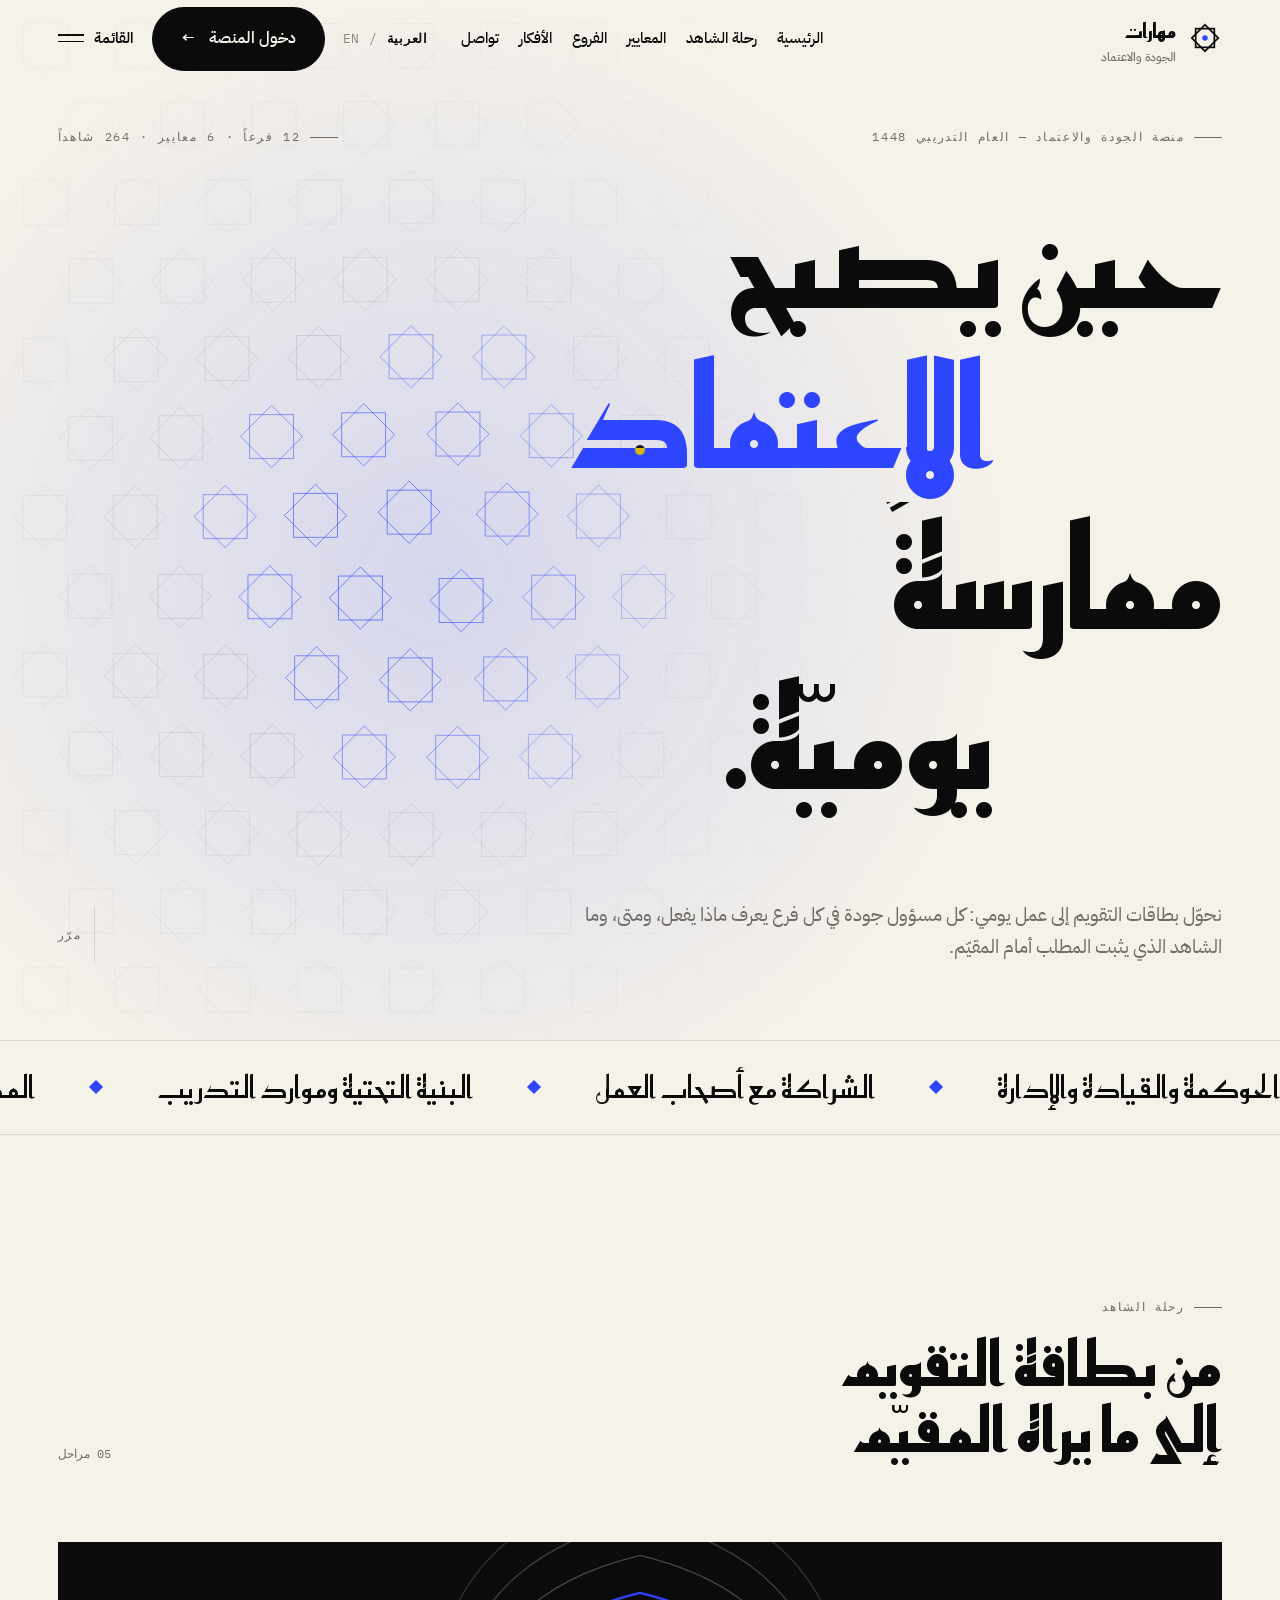
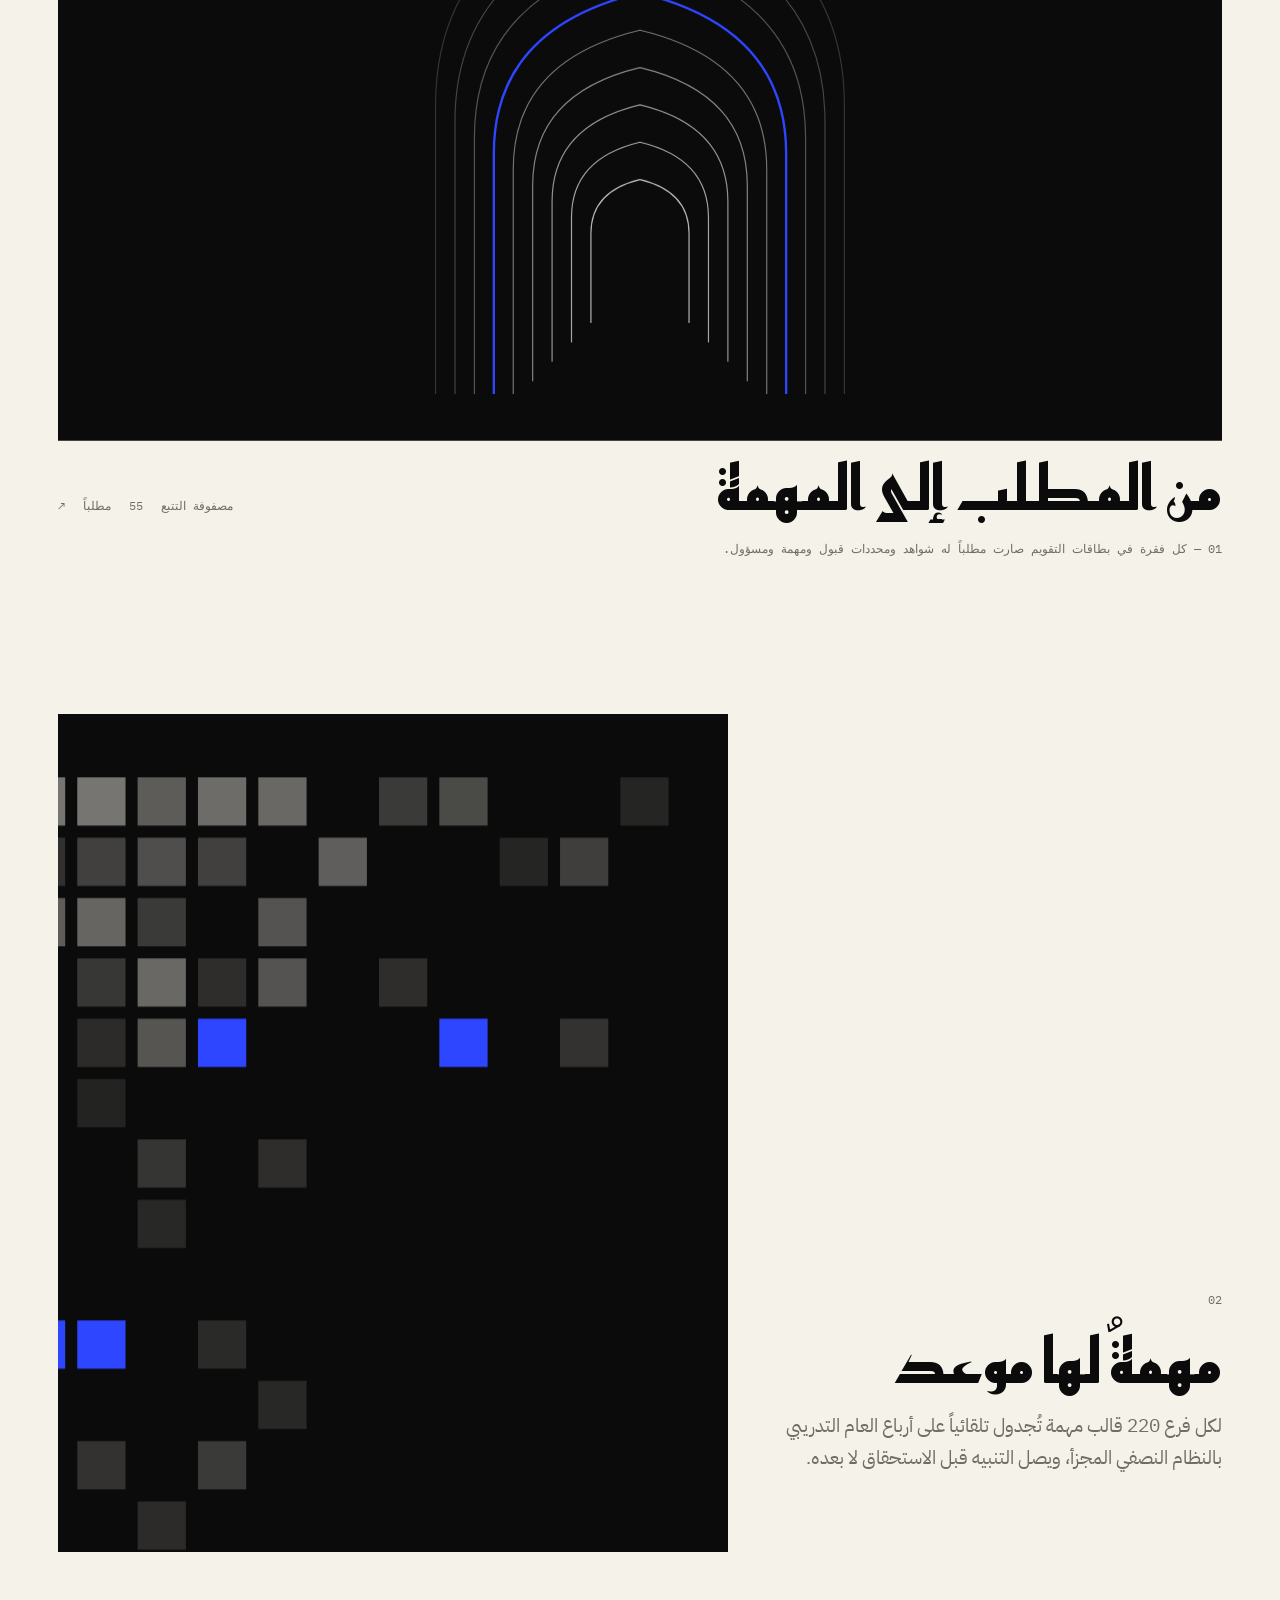
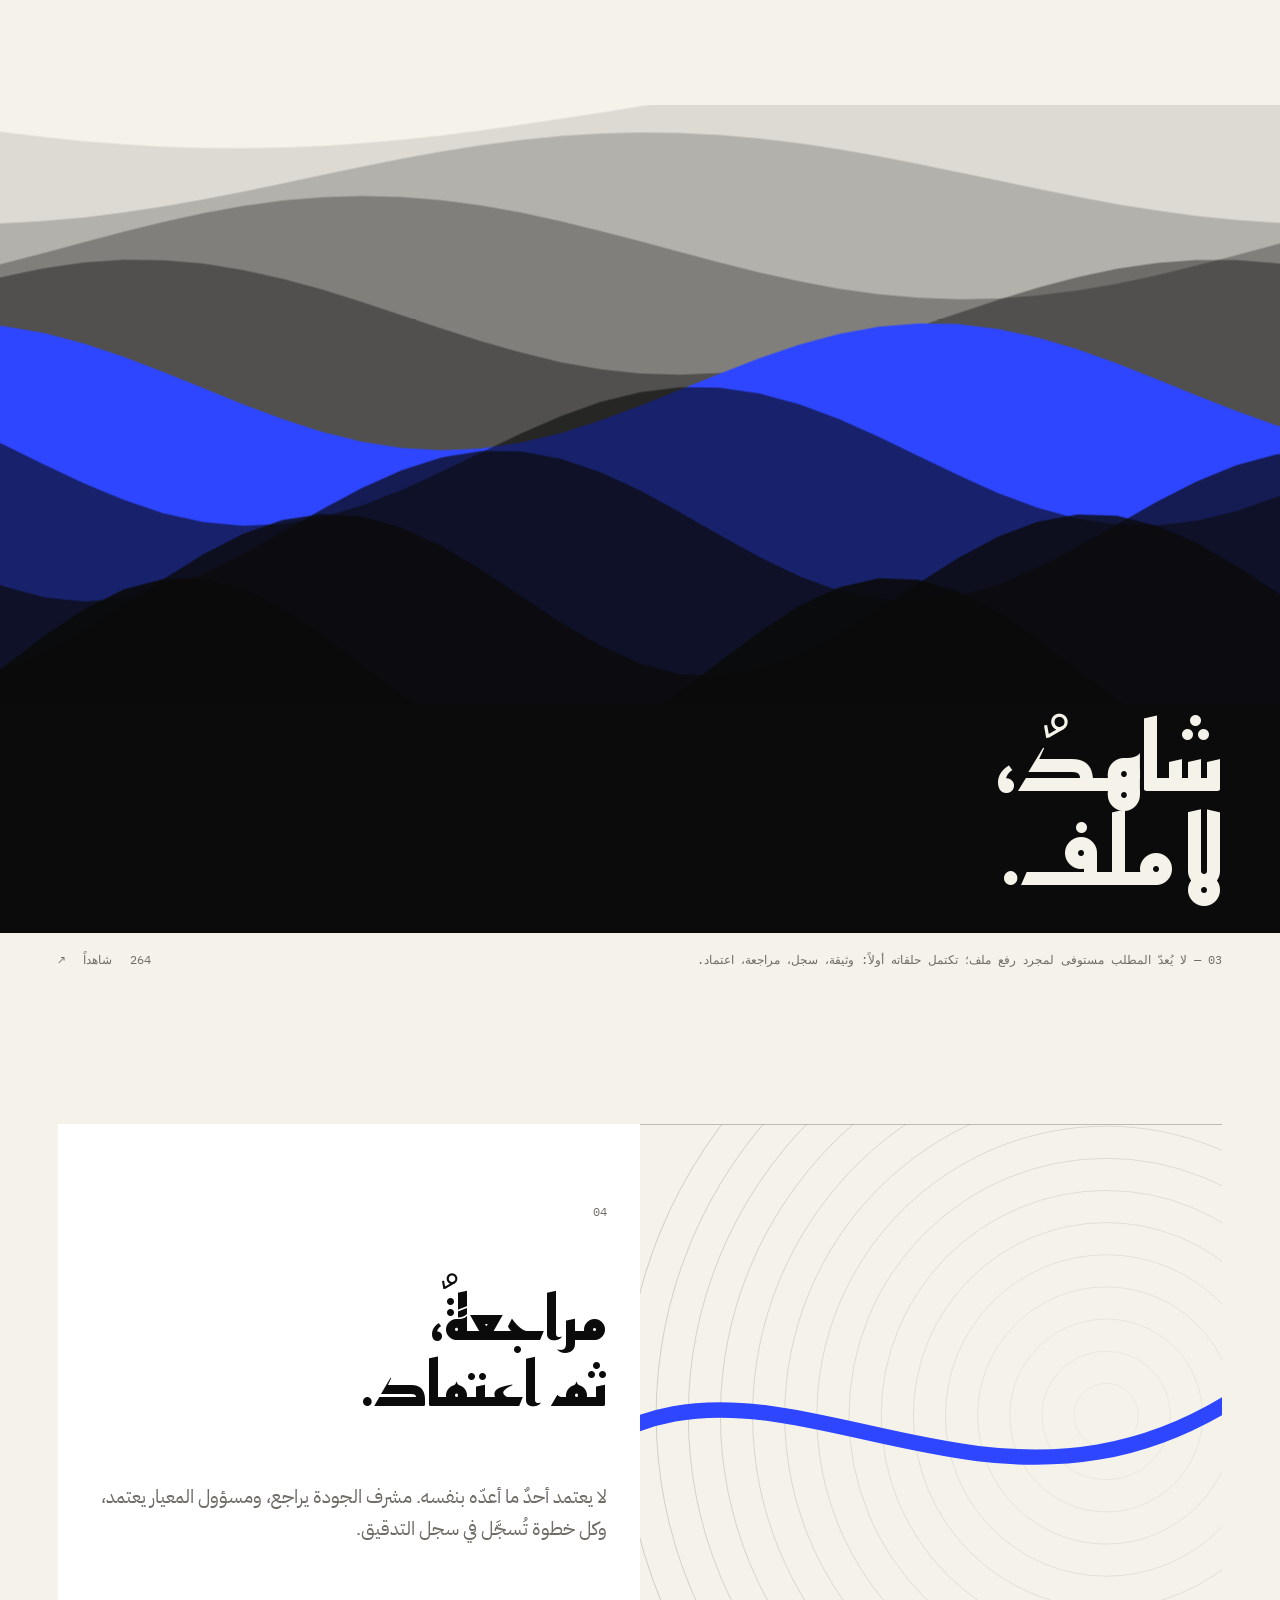
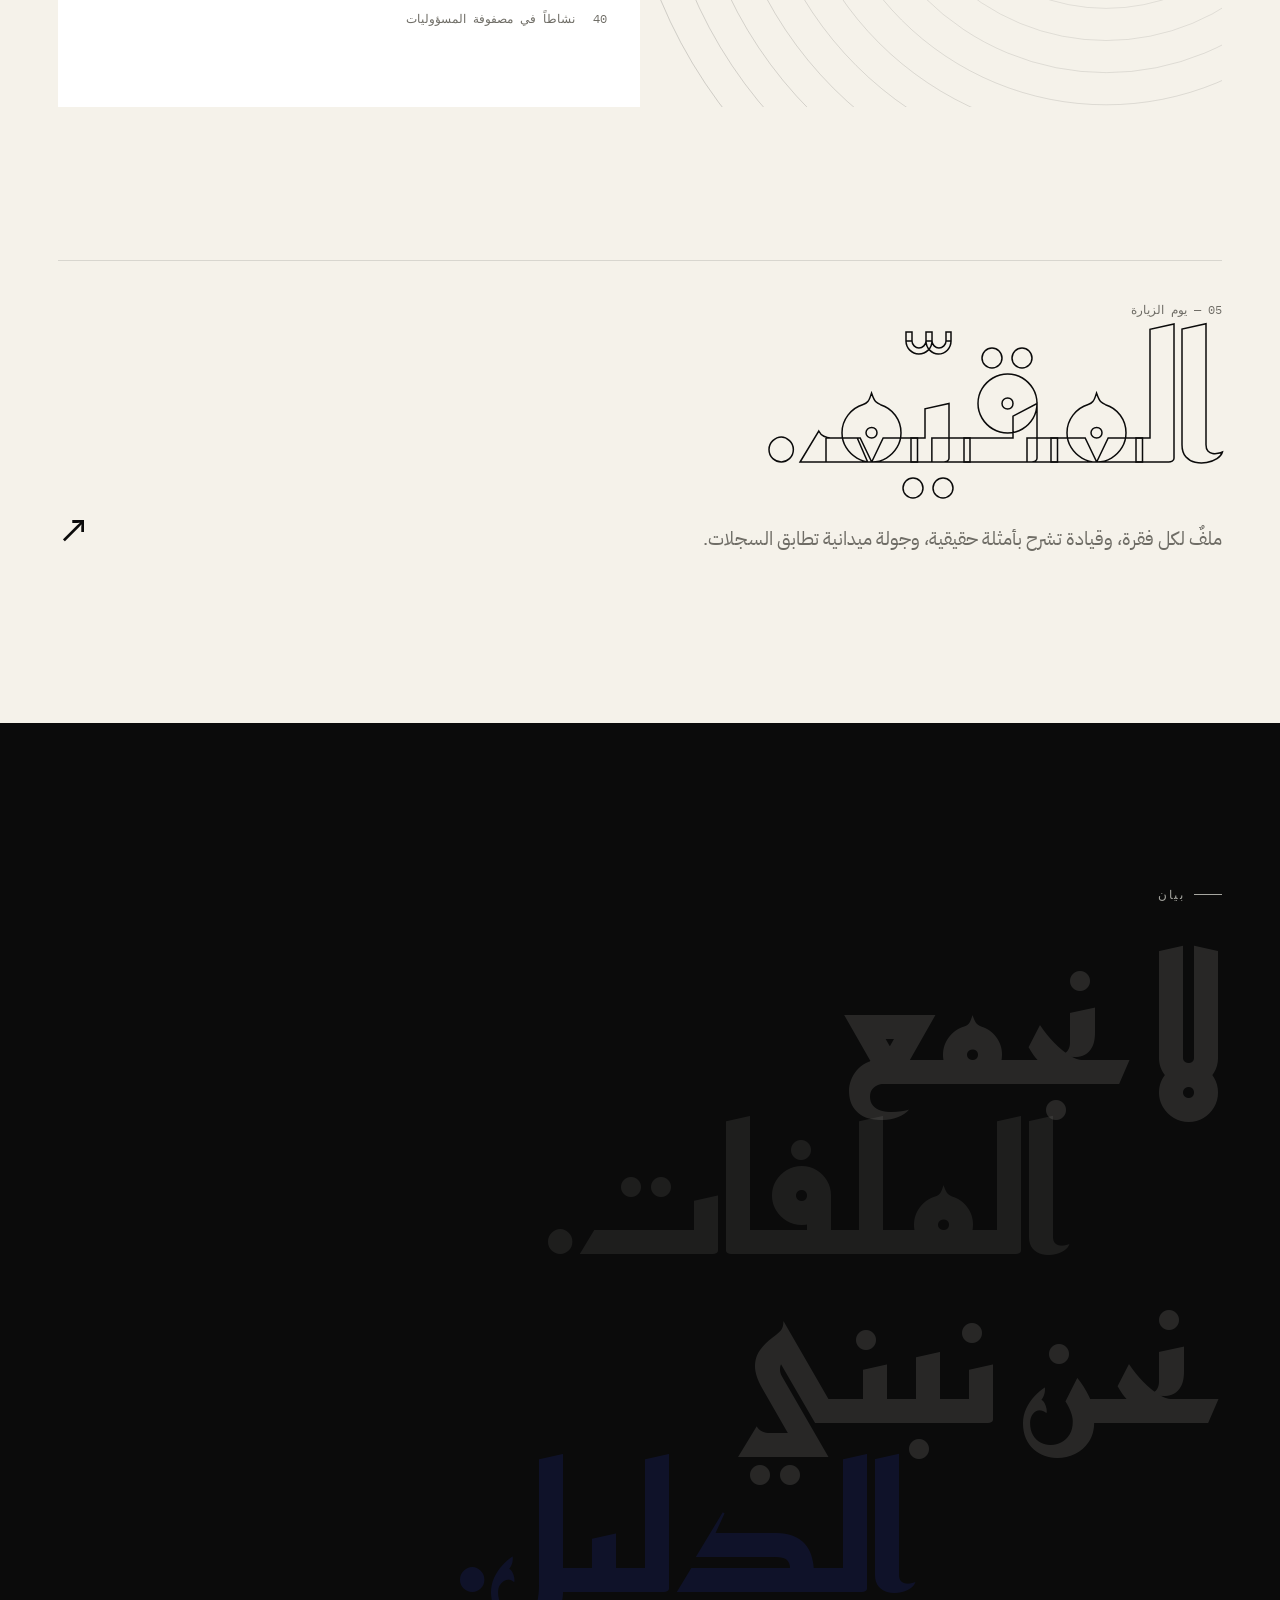
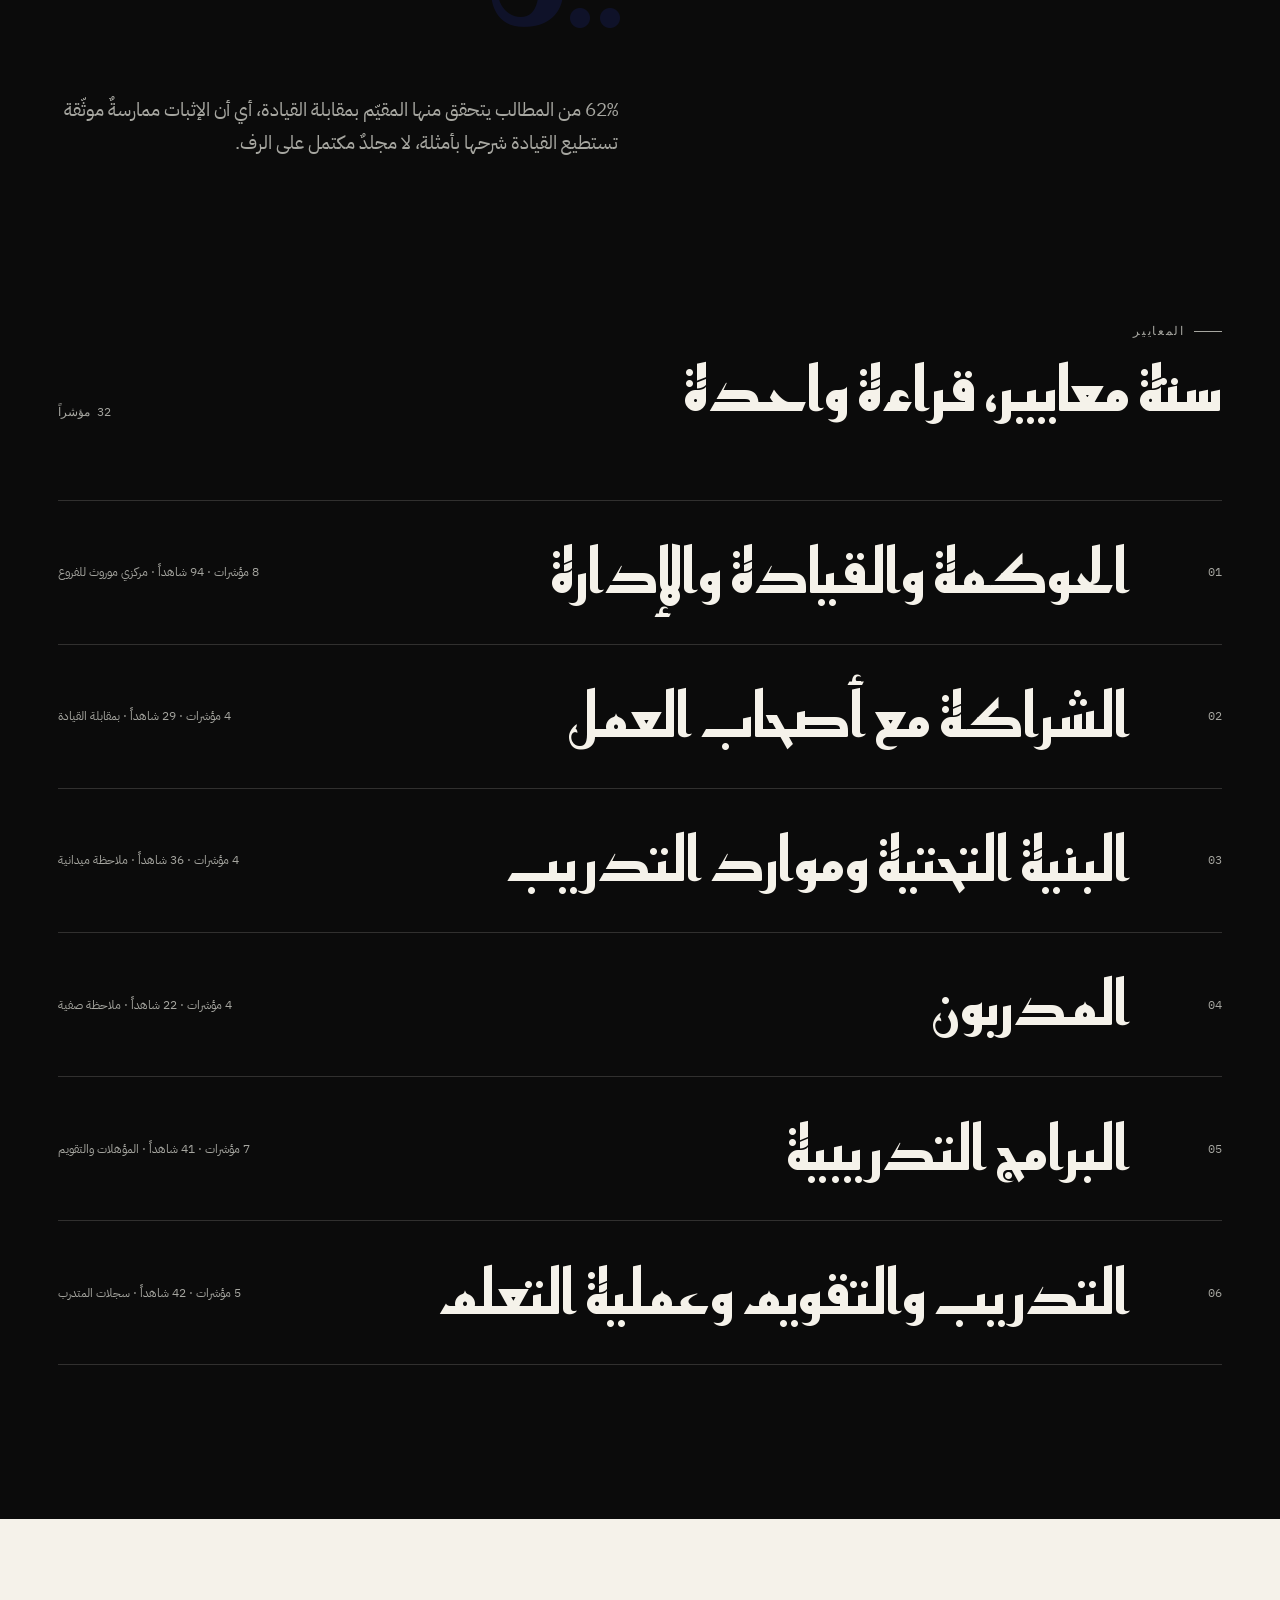
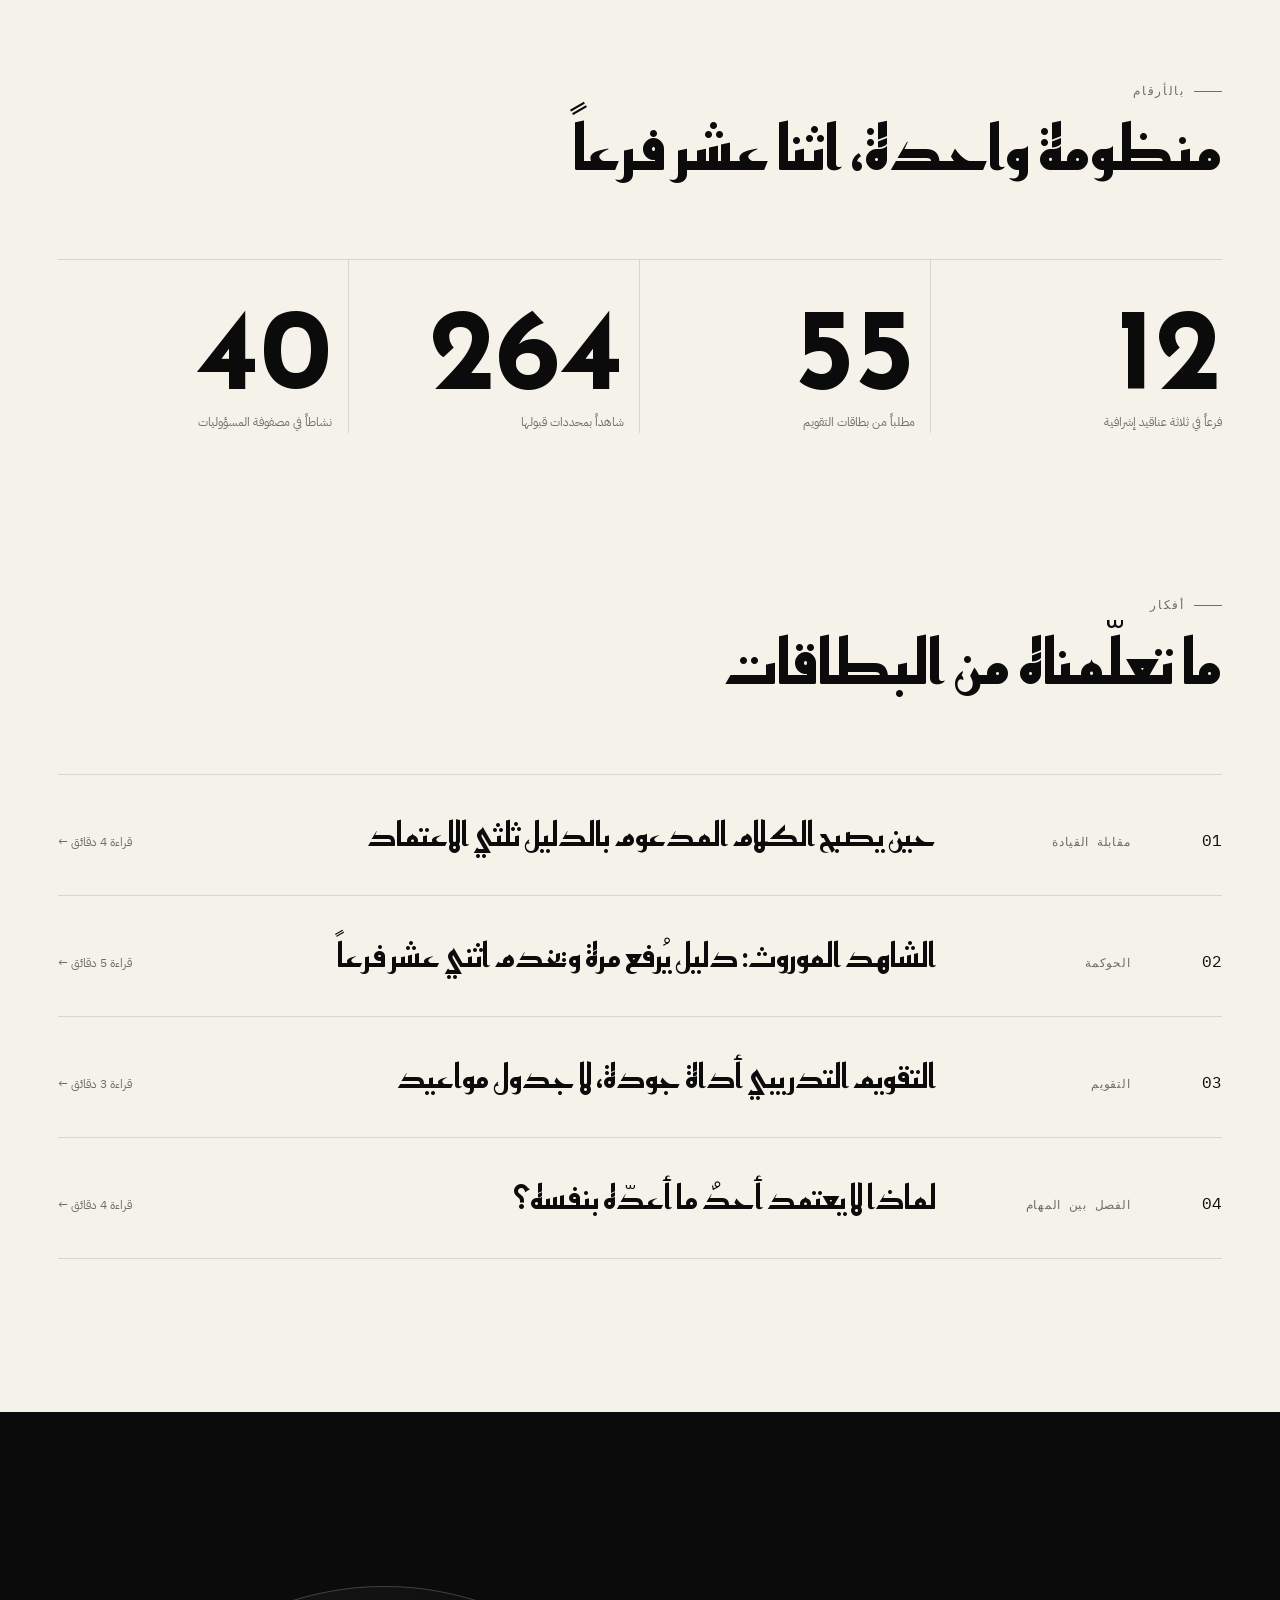
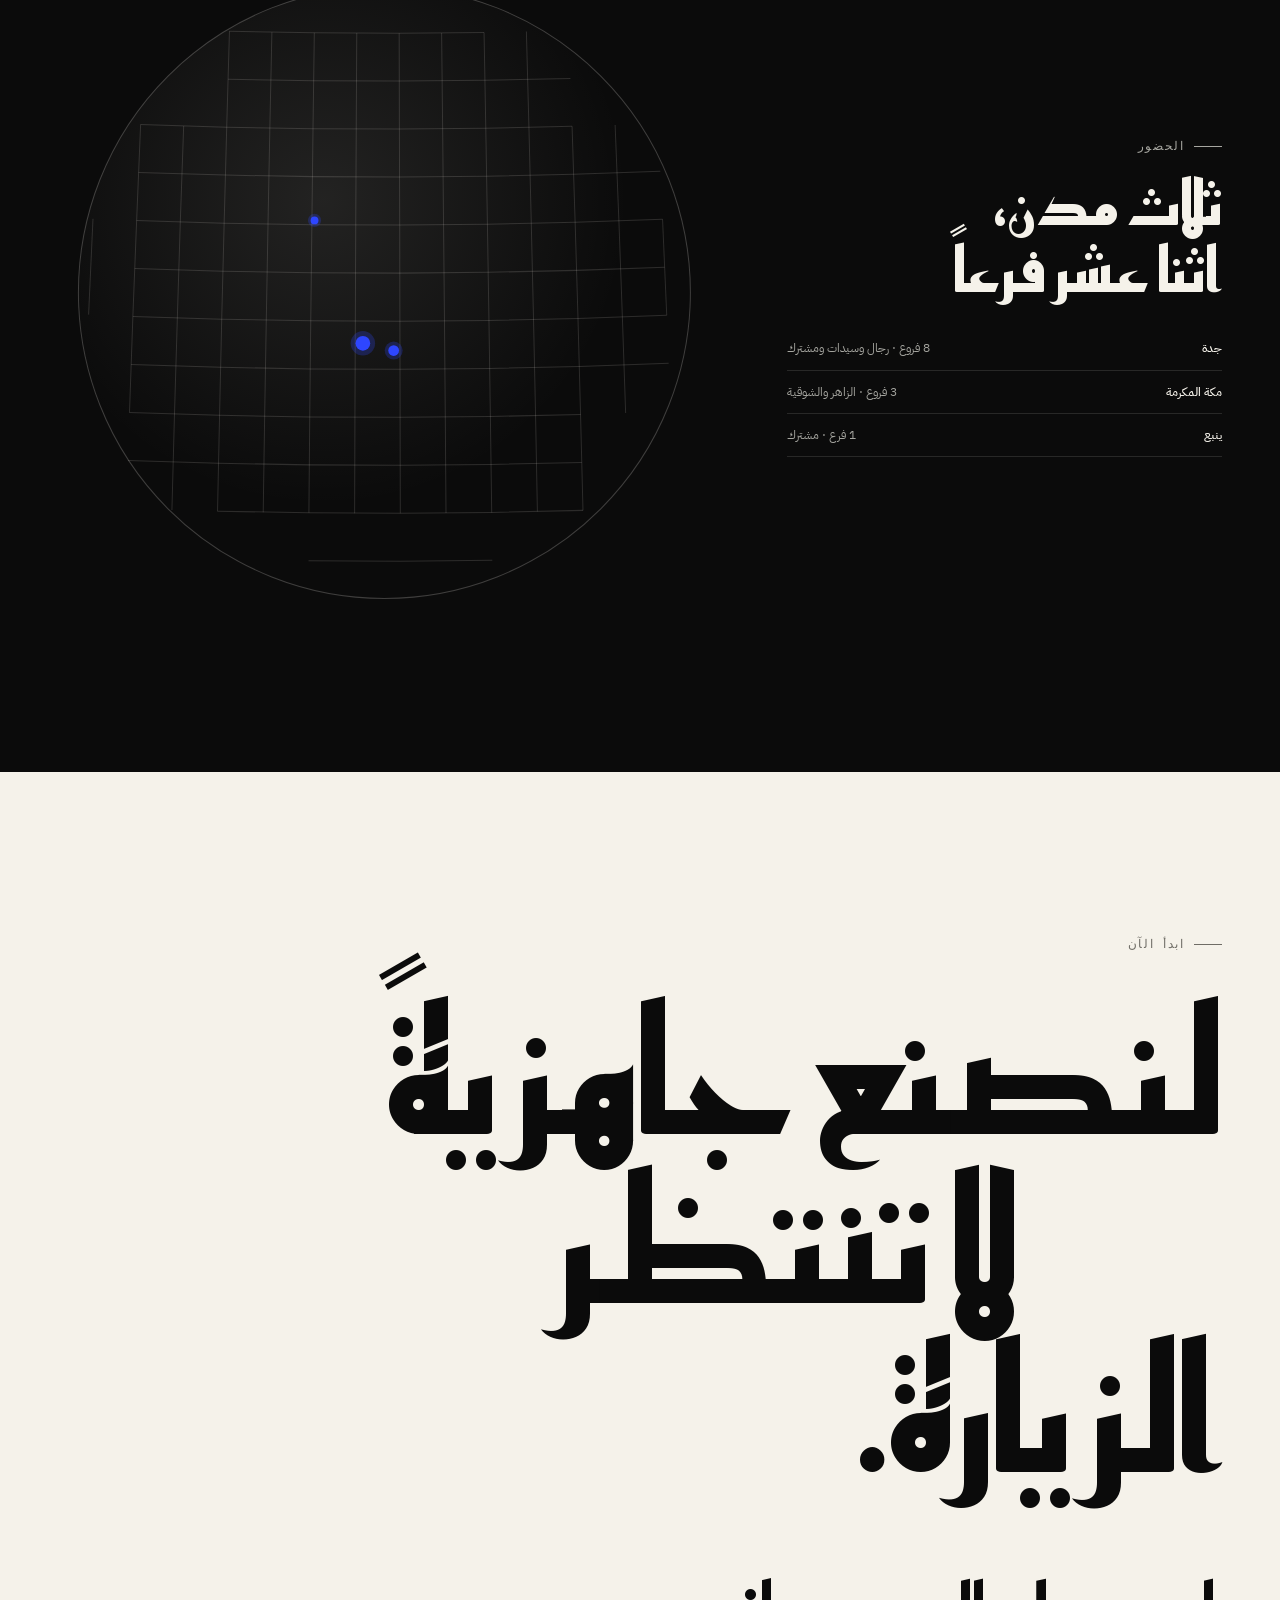
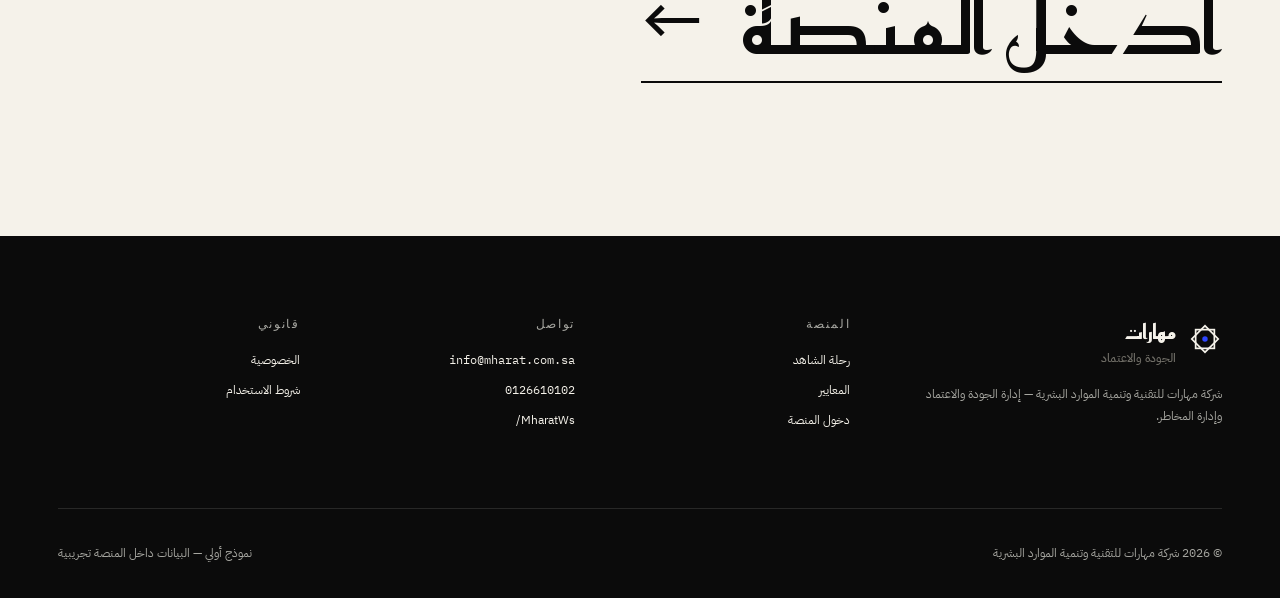
<file: index.html>
<!doctype html>
<html lang="ar" dir="rtl">
<head>
<meta charset="utf-8">
<meta name="viewport" content="width=device-width, initial-scale=1, viewport-fit=cover">
<title>مهارات للجودة والاعتماد</title>
<meta name="description" content="منصة مهارات للجودة والاعتماد: تحوّل بطاقات التقويم إلى مهام وشواهد ومراجعات واعتماد في الفروع الاثني عشر، ليعرف كل مسؤول جودة ماذا يفعل ومتى وما الشاهد الذي يثبت المطلب.">
<meta property="og:type" content="website">
<meta property="og:title" content="مهارات للجودة والاعتماد">
<meta property="og:description" content="حين يصبح الاعتماد ممارسةً يومية — منصة الجودة والاعتماد لفروع مهارات الاثني عشر.">
<meta property="og:locale" content="ar_SA">
<meta name="twitter:card" content="summary_large_image">
<meta name="twitter:title" content="مهارات للجودة والاعتماد">
<meta name="twitter:description" content="حين يصبح الاعتماد ممارسةً يومية.">
<link rel="canonical" href="./">
<link rel="preconnect" href="https://fonts.googleapis.com">
<link rel="preconnect" href="https://fonts.gstatic.com" crossorigin>
<link rel="stylesheet" href="https://fonts.googleapis.com/css2?family=IBM+Plex+Mono:wght@400;500&family=IBM+Plex+Sans+Arabic:wght@400;500;600&family=Reem+Kufi:wght@500;600;700&display=swap">
<link rel="stylesheet" href="css/base.css">
<link rel="stylesheet" href="css/layout.css">
<link rel="stylesheet" href="css/components.css">
<link rel="stylesheet" href="css/animations.css">
<link rel="stylesheet" href="css/responsive.css">
<style>:root{--color-accent:#2E46FF;--color-accent-ink:#FFFFFF}</style>
<script>document.documentElement.classList.add('js')</script>

</head>
<body>
<a class="skip" href="#main">تخطَّ إلى المحتوى</a>

<header class="site-header">
  <div class="wrap header-row">
    <a class="logo" href="#top" aria-label="مهارات للجودة والاعتماد — الرئيسية">
      <svg class="logo-mark" viewBox="0 0 40 40" aria-hidden="true"><g fill="none" stroke="currentColor" stroke-width="2"><rect x="9" y="9" width="22" height="22"/><rect x="9" y="9" width="22" height="22" transform="rotate(45 20 20)"/></g><circle cx="20" cy="20" r="3.2" fill="var(--color-accent)"/></svg>
      <span>مهارات<small>الجودة والاعتماد</small></span>
    </a>
    <nav class="nav" aria-label="التنقل الرئيسي">
      <a class="ulink" href="#top">الرئيسية</a>
      <a class="ulink" href="#journey">رحلة الشاهد</a>
      <a class="ulink" href="#standards">المعايير</a>
      <a class="ulink" href="#presence">الفروع</a>
      <a class="ulink" href="#insights">الأفكار</a>
      <a class="ulink" href="#contact">تواصل</a>
    </nav>
    <div class="header-tools">
      <a class="lang" href="#" data-lang-en aria-label="تبديل اللغة"><b>العربية</b> <span>/ EN</span></a>
      <a class="btn btn--solid magnetic" href="app.html">دخول المنصة <span class="arrow" aria-hidden="true">←</span></a>
      <button class="menu-btn" aria-expanded="false" aria-controls="menu"><span>القائمة</span><i aria-hidden="true"></i></button>
    </div>
  </div>
</header>

<div class="menu" id="menu" role="dialog" aria-label="القائمة">
  <div class="wrap">
    <ol>
      <li><a href="#top"><span class="num">01</span>الرئيسية</a></li>
      <li><a href="#journey"><span class="num">02</span>رحلة الشاهد</a></li>
      <li><a href="#standards"><span class="num">03</span>المعايير</a></li>
      <li><a href="#presence"><span class="num">04</span>الفروع</a></li>
      <li><a href="#insights"><span class="num">05</span>الأفكار</a></li>
      <li><a href="app.html"><span class="num">06</span>دخول المنصة</a></li>
    </ol>
    <div class="menu-foot"><span class="copy-mail">info@mharat.com.sa</span><span>إدارة الجودة والاعتماد وإدارة المخاطر</span></div>
  </div>
</div>

<main id="main">
  <!-- HERO -->
  <section class="hero" id="top" aria-labelledby="hero-title">
    <canvas class="hero-canvas" aria-hidden="true"></canvas>
    <div class="wrap">
      <div class="hero-meta">
        <span class="eyebrow">منصة الجودة والاعتماد — العام التدريبي 1448</span>
        <span class="eyebrow"><span class="num">12</span> فرعاً · <span class="num">6</span> معايير · <span class="num">264</span> شاهداً</span>
      </div>
      <h1 class="hero-title" id="hero-title">
        <span class="line"><span>حين يصبح</span></span>
        <span class="line indent"><span><em>الاعتماد</em></span></span>
        <span class="line"><span>ممارسةً</span></span>
        <span class="line indent"><span>يوميّة.</span></span>
      </h1>
      <div class="hero-foot">
        <p>نحوّل بطاقات التقويم إلى عمل يومي: كل مسؤول جودة في كل فرع يعرف ماذا يفعل، ومتى، وما الشاهد الذي يثبت المطلب أمام المقيّم.</p>
        <span class="scroll-cue" aria-hidden="true"><i></i>مرّر</span>
      </div>
    </div>
  </section>

  <div class="strip" aria-hidden="true"><div class="strip-track">
    <span>الحوكمة والقيادة والإدارة</span><span>الشراكة مع أصحاب العمل</span><span>البنية التحتية وموارد التدريب</span><span>المدربون</span><span>البرامج التدريبية</span><span>التدريب والتقويم وعملية التعلم</span>
    <span>الحوكمة والقيادة والإدارة</span><span>الشراكة مع أصحاب العمل</span><span>البنية التحتية وموارد التدريب</span><span>المدربون</span><span>البرامج التدريبية</span><span>التدريب والتقويم وعملية التعلم</span>
  </div></div>

  <!-- JOURNEY (editorial portfolio) -->
  <section class="section" id="journey" aria-labelledby="journey-h">
    <div class="wrap">
      <div class="section-head reveal">
        <div><span class="eyebrow">رحلة الشاهد</span><h2 id="journey-h" style="margin-top:14px">من بطاقة التقويم<br>إلى ما يراه المقيّم</h2></div>
        <span class="count"><span class="num">05</span> مراحل</span>
      </div>

      <div class="projects">
        <article class="project project--wide">
          <a href="app.html" data-cursor="افتح المنصة ↗" aria-label="المرحلة الأولى: من المطلب إلى المهمة">
            <div class="project-visual reveal-clip"><div class="art" data-art="arches" data-label="أقواس متتابعة في منظور عميق" data-speed="-0.05"></div></div>
          </a>
          <div class="project-meta reveal">
            <h3 class="project-title">من المطلب إلى المهمة</h3>
            <div class="project-tags"><span>مصفوفة التتبع</span><span class="num">55</span><span>مطلباً</span><span class="arrow arrow--ne" aria-hidden="true">↗</span></div>
          </div>
          <span class="project-idx">01 — كل فقرة في بطاقات التقويم صارت مطلباً له شواهد ومحددات قبول ومهمة ومسؤول.</span>
        </article>

        <article class="project project--offset">
          <div class="project-text reveal-x">
            <span class="project-idx">02</span>
            <h3 class="project-title" style="margin-block:14px">مهمةٌ لها موعد</h3>
            <p class="lead">لكل فرع <span class="num">220</span> قالب مهمة تُجدول تلقائياً على أرباع العام التدريبي بالنظام النصفي المجزأ، ويصل التنبيه قبل الاستحقاق لا بعده.</p>
          </div>
          <a href="app.html" data-cursor="المهام ↗" aria-label="المرحلة الثانية: مهمة لها موعد">
            <div class="project-visual reveal-clip"><div class="art" data-art="grid" data-label="خلايا متدرجة مستوحاة من المقرنصات" data-speed="0.04"></div></div>
          </a>
        </article>

        <article class="project project--full">
          <a href="app.html" data-cursor="الشواهد ↗" aria-label="المرحلة الثالثة: شاهد لا ملف">
            <div class="project-visual"><div class="art" data-art="dunes" data-label="طبقات متموجة كإيقاع الكثبان" data-speed="-0.08"></div>
              <h3 class="overlay-title">شاهدٌ،<br>لا ملف.</h3></div>
          </a>
          <div class="project-meta reveal">
            <span class="project-idx">03 — لا يُعدّ المطلب مستوفى لمجرد رفع ملف؛ تكتمل حلقاته أولاً: وثيقة، سجل، مراجعة، اعتماد.</span>
            <div class="project-tags"><span class="num">264</span><span>شاهداً</span><span class="arrow arrow--ne" aria-hidden="true">↗</span></div>
          </div>
        </article>

        <article class="project project--split">
          <a href="app.html" data-cursor="RACI ↗" aria-label="المرحلة الرابعة: مراجعة ثم اعتماد">
            <div class="project-visual reveal-clip"><div class="art" data-art="orbit" data-label="دوائر متراكزة يعبرها خط منحنٍ"></div></div>
          </a>
          <div class="project-text">
            <span class="project-idx">04</span>
            <h3 class="project-title">مراجعةٌ،<br>ثم اعتماد.</h3>
            <p class="lead">لا يعتمد أحدٌ ما أعدّه بنفسه. مشرف الجودة يراجع، ومسؤول المعيار يعتمد، وكل خطوة تُسجَّل في سجل التدقيق.</p>
            <div class="project-tags"><span class="num">40</span><span>نشاطاً في مصفوفة المسؤوليات</span></div>
          </div>
        </article>

        <article class="project project--type">
          <a href="app.html" data-cursor="الجاهزية ↗" aria-label="المرحلة الخامسة: ما يراه المقيّم">
            <span class="project-idx">05 — يوم الزيارة</span>
            <div class="type-giant">المقيّم.</div>
            <div class="project-meta" style="margin-top:var(--space-sm)">
              <p class="lead">ملفٌ لكل فقرة، وقيادة تشرح بأمثلة حقيقية، وجولة ميدانية تطابق السجلات.</p>
              <span class="arrow arrow--ne" style="font-size:40px" aria-hidden="true">↗</span>
            </div>
          </a>
        </article>
      </div>
    </div>
  </section>

  <!-- STATEMENT -->
  <section class="section section--dark" data-dark aria-label="بيان">
    <div class="wrap">
      <p class="eyebrow reveal">بيان</p>
      <h2 class="statement words" style="margin-top:var(--space-md)">
        <span class="line">لا نجمع</span>
        <span class="line">الملفات.</span>
        <span class="line">نحن نبني</span>
        <span class="line"><em>الدليل.</em></span>
      </h2>
      <div class="statement-note">
        <span></span>
        <p class="lead reveal"><span class="num">62%</span> من المطالب يتحقق منها المقيّم بمقابلة القيادة، أي أن الإثبات ممارسةٌ موثّقة تستطيع القيادة شرحها بأمثلة، لا مجلدٌ مكتمل على الرف.</p>
      </div>
    </div>
  </section>

  <!-- STANDARDS (editorial list) -->
  <section class="section section--dark" data-dark id="standards" aria-labelledby="std-h" style="padding-top:0">
    <div class="wrap">
      <div class="section-head reveal"><div><span class="eyebrow">المعايير</span><h2 id="std-h" style="margin-top:14px">ستة معايير، قراءة واحدة</h2></div><span class="count" style="color:var(--color-soft)"><span class="num">32</span> مؤشراً</span></div>
      <ol class="services stagger">
        <li class="service" data-preview="kufic"><a href="app.html"><span class="num">01</span><h3>الحوكمة والقيادة والإدارة</h3><span class="svc-note"><span class="num">8</span> مؤشرات · <span class="num">94</span> شاهداً · مركزي موروث للفروع</span></a></li>
        <li class="service" data-preview="orbit"><a href="app.html"><span class="num">02</span><h3>الشراكة مع أصحاب العمل</h3><span class="svc-note"><span class="num">4</span> مؤشرات · <span class="num">29</span> شاهداً · بمقابلة القيادة</span></a></li>
        <li class="service" data-preview="arches"><a href="app.html"><span class="num">03</span><h3>البنية التحتية وموارد التدريب</h3><span class="svc-note"><span class="num">4</span> مؤشرات · <span class="num">36</span> شاهداً · ملاحظة ميدانية</span></a></li>
        <li class="service" data-preview="grid"><a href="app.html"><span class="num">04</span><h3>المدربون</h3><span class="svc-note"><span class="num">4</span> مؤشرات · <span class="num">22</span> شاهداً · ملاحظة صفية</span></a></li>
        <li class="service" data-preview="dunes"><a href="app.html"><span class="num">05</span><h3>البرامج التدريبية</h3><span class="svc-note"><span class="num">7</span> مؤشرات · <span class="num">41</span> شاهداً · المؤهلات والتقويم</span></a></li>
        <li class="service" data-preview="kufic"><a href="app.html"><span class="num">06</span><h3>التدريب والتقويم وعملية التعلم</h3><span class="svc-note"><span class="num">5</span> مؤشرات · <span class="num">42</span> شاهداً · سجلات المتدرب</span></a></li>
      </ol>
    </div>
  </section>

  <!-- NUMBERS -->
  <section class="section" aria-labelledby="num-h">
    <div class="wrap">
      <div class="section-head reveal"><div><span class="eyebrow">بالأرقام</span><h2 id="num-h" style="margin-top:14px">منظومة واحدة، اثنا عشر فرعاً</h2></div></div>
      <div class="stats stagger">
        <div class="stat"><b data-count="12">12</b><span>فرعاً في ثلاثة عناقيد إشرافية</span></div>
        <div class="stat"><b data-count="55">55</b><span>مطلباً من بطاقات التقويم</span></div>
        <div class="stat"><b data-count="264">264</b><span>شاهداً بمحددات قبولها</span></div>
        <div class="stat"><b data-count="40">40</b><span>نشاطاً في مصفوفة المسؤوليات</span></div>
      </div>
    </div>
  </section>

  <!-- INSIGHTS -->
  <section class="section" id="insights" aria-labelledby="ins-h" style="padding-top:0">
    <div class="wrap">
      <div class="section-head reveal"><div><span class="eyebrow">أفكار</span><h2 id="ins-h" style="margin-top:14px">ما تعلّمناه من البطاقات</h2></div></div>
      <ol class="insights stagger">
        <li class="insight"><a href="#" data-soon><span class="num">01</span><span class="cat">مقابلة القيادة</span><h3>حين يصبح الكلام المدعوم بالدليل ثلثي الاعتماد</h3><span class="read">قراءة <span class="num">4</span> دقائق <span class="arrow" aria-hidden="true">←</span></span></a></li>
        <li class="insight"><a href="#" data-soon><span class="num">02</span><span class="cat">الحوكمة</span><h3>الشاهد الموروث: دليل يُرفع مرة ويخدم اثني عشر فرعاً</h3><span class="read">قراءة <span class="num">5</span> دقائق <span class="arrow" aria-hidden="true">←</span></span></a></li>
        <li class="insight"><a href="#" data-soon><span class="num">03</span><span class="cat">التقويم</span><h3>التقويم التدريبي أداة جودة، لا جدول مواعيد</h3><span class="read">قراءة <span class="num">3</span> دقائق <span class="arrow" aria-hidden="true">←</span></span></a></li>
        <li class="insight"><a href="#" data-soon><span class="num">04</span><span class="cat">الفصل بين المهام</span><h3>لماذا لا يعتمد أحدٌ ما أعدّه بنفسه؟</h3><span class="read">قراءة <span class="num">4</span> دقائق <span class="arrow" aria-hidden="true">←</span></span></a></li>
      </ol>
    </div>
  </section>

  <!-- PRESENCE -->
  <section class="section section--dark" data-dark id="presence" aria-labelledby="pre-h">
    <div class="wrap presence">
      <div class="reveal">
        <span class="eyebrow">الحضور</span>
        <h2 id="pre-h" style="font-size:var(--fs-h2);margin-top:14px">ثلاث مدن،<br>اثنا عشر فرعاً</h2>
        <ul class="city-list">
          <li><b>جدة</b><span><span class="num">8</span> فروع · رجال وسيدات ومشترك</span></li>
          <li><b>مكة المكرمة</b><span><span class="num">3</span> فروع · الزاهر والشوقية</span></li>
          <li><b>ينبع</b><span><span class="num">1</span> فرع · مشترك</span></li>
        </ul>
      </div>
      <div class="globe-wrap reveal" data-cities="cities" data-lat="22.6" data-lon="39.2" data-zoom="9" data-step="1" data-sway="1.2">
        <svg role="img" aria-label="خريطة مجردة لمواقع الفروع"></svg>
        <div class="city-card" aria-hidden="true"></div>
      </div>
    </div>
    <script type="application/json" id="cities">[
      {"name":"جدة","country":"المملكة العربية السعودية","lat":21.54,"lon":39.17,"weight":5,"info":"8 فروع لمعهد جدة الدولي العالي للتدريب والمعهد السعودي العالي للتدريب"},
      {"name":"مكة المكرمة","country":"المملكة العربية السعودية","lat":21.39,"lon":39.86,"weight":3,"info":"3 فروع: الزاهر (رجال وسيدات) والشوقية"},
      {"name":"ينبع","country":"المملكة العربية السعودية","lat":24.09,"lon":38.06,"weight":1.5,"info":"فرع مشترك للمعهد السعودي العالي للتدريب"}
    ]</script>
  </section>

  <!-- CTA -->
  <section class="section cta" id="contact" aria-labelledby="cta-h">
    <div class="wrap">
      <span class="eyebrow reveal">ابدأ الآن</span>
      <h2 class="cta-title" id="cta-h" style="margin-top:var(--space-md)">
        <span class="line reveal">لنصنع جاهزيةً</span>
        <span class="line reveal">لا تنتظر</span>
        <span class="line reveal">الزيارة.</span>
      </h2>
      <a class="cta-link magnetic reveal" href="app.html">ادخل المنصة <span class="arrow" aria-hidden="true">←</span></a>
    </div>
  </section>
</main>

<footer class="site-footer">
  <div class="wrap">
    <div class="footer-grid">
      <div>
        <a class="logo" href="#top"><svg class="logo-mark" viewBox="0 0 40 40" aria-hidden="true"><g fill="none" stroke="currentColor" stroke-width="2"><rect x="9" y="9" width="22" height="22"/><rect x="9" y="9" width="22" height="22" transform="rotate(45 20 20)"/></g><circle cx="20" cy="20" r="3.2" fill="var(--color-accent)"/></svg><span>مهارات<small>الجودة والاعتماد</small></span></a>
        <p style="margin-top:18px">شركة مهارات للتقنية وتنمية الموارد البشرية — إدارة الجودة والاعتماد وإدارة المخاطر.</p>
      </div>
      <div><h4>المنصة</h4><ul><li><a class="ulink" href="#journey">رحلة الشاهد</a></li><li><a class="ulink" href="#standards">المعايير</a></li><li><a class="ulink" href="app.html">دخول المنصة</a></li></ul></div>
      <div><h4>تواصل</h4><ul><li><button class="copy-mail" data-copy="info@mharat.com.sa" title="انسخ البريد">info@mharat.com.sa</button></li><li><span class="num" style="color:var(--color-bg)">0126610102</span></li><li><span style="color:var(--color-bg)">‎/MharatWs</span></li></ul></div>
      <div><h4>قانوني</h4><ul><li><a class="ulink" href="#" data-soon>الخصوصية</a></li><li><a class="ulink" href="#" data-soon>شروط الاستخدام</a></li></ul></div>
    </div>
    <div class="footer-base"><span>© <span class="num" data-year>2026</span> شركة مهارات للتقنية وتنمية الموارد البشرية</span><span>نموذج أولي — البيانات داخل المنصة تجريبية</span></div>
  </div>
</footer>

<script src="js/cursor.js" defer></script>
<script src="js/scroll.js" defer></script>
<script src="js/animations.js" defer></script>
<script src="js/main.js" defer></script>
<script>document.addEventListener('click', e => { const a = e.target.closest('[data-soon]'); if (a) { e.preventDefault(); window.SiteToast && SiteToast('يُنشر قريباً'); } });</script>
</body>
</html>
</file>
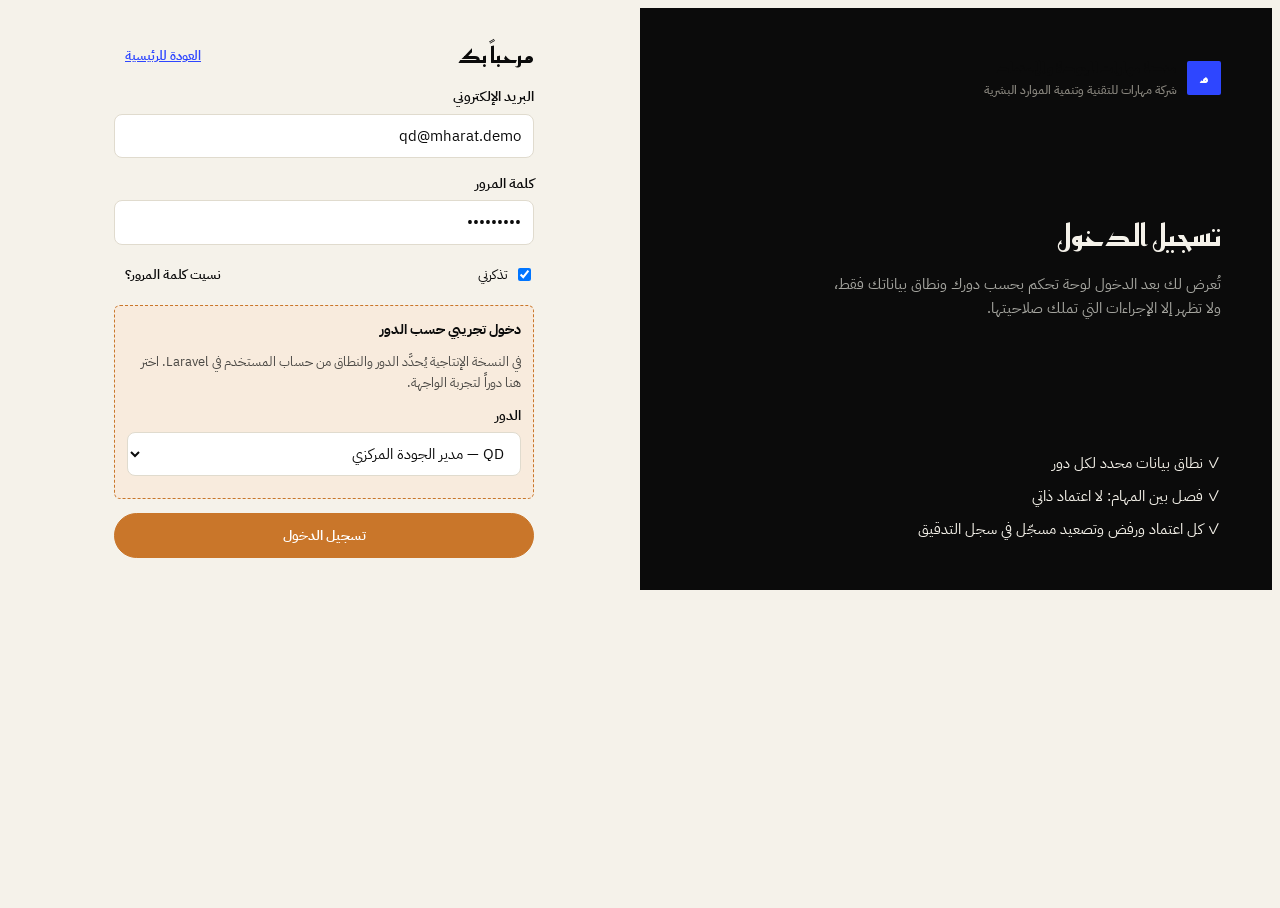
<file: app.html>
<!doctype html>
<html lang="ar" dir="rtl">
<head>
<meta charset="utf-8">
<meta name="viewport" content="width=device-width, initial-scale=1, viewport-fit=cover">
<meta name="robots" content="noindex">
<title>منصة مهارات للجودة والاعتماد</title>
<link rel="preconnect" href="https://fonts.googleapis.com">
<link rel="preconnect" href="https://fonts.gstatic.com" crossorigin>
<link rel="stylesheet" href="https://fonts.googleapis.com/css2?family=IBM+Plex+Sans+Arabic:wght@400;500;600;700&family=Reem+Kufi:wght@500;600;700&display=swap">
<style>
/* Layout: same editorial identity as the public site — black rail, ivory canvas, one cobalt accent */
:root{
  --bg:#F5F2EA; --surface:#ffffff; --surface-2:#EEEAE0; --line:#E0DBCE; --ink:#0B0B0B; --ink-2:#4A4844; --ink-3:#8A877F;
  --navy:#0B0B0B; --navy-2:#222; --accent:#2E46FF; --accent-soft:#E7EAFF; --green:#2F7D5B; --green-soft:#E3F0E8;
  --rail:#0B0B0B; --rail-fg:#CFCBC0; --rail-mute:#8A877F; --rail-hover:rgba(245,242,234,.06); --rail-on:#1C1C1C; --rail-line:#1E1E1E;
  --panel:#0B0B0B; --panel-fg:#F5F2EA; --panel-mute:#A6A6A0;
  --warm:#C9762A; --warm-soft:#F8EBDD;
  --ok:#2F7D5B; --ok-bg:#E3F0E8; --warn:#A8701A; --warn-bg:#F7EDD9; --bad:#B4483F; --bad-bg:#F6E3E0; --info:#2E46FF; --info-bg:#E7EAFF; --mute-bg:#ECE8DE;
  --shadow:0 1px 2px rgba(11,11,11,.04),0 8px 24px rgba(11,11,11,.05);
  --f-display:"Reem Kufi","IBM Plex Sans Arabic",Tahoma,sans-serif; --f-body:"IBM Plex Sans Arabic",Tahoma,"Segoe UI",sans-serif;
  --r:6px; --railw:256px;
}
@media (prefers-color-scheme: dark){:root:not([data-theme="light"]){
  --bg:#0B0B0B; --surface:#141414; --surface-2:#1B1B1B; --line:#262626; --ink:#F5F2EA; --ink-2:#BEBAB0; --ink-3:#8A877F;
  --navy:#F5F2EA; --navy-2:#fff; --accent:#7D8CFF; --accent-soft:#1A1E3D; --green:#5DBB8C; --green-soft:#132A1F;
  --rail:#050505; --rail-fg:#CFCBC0; --rail-mute:#77746D; --rail-hover:rgba(245,242,234,.05); --rail-on:#191919; --rail-line:#161616;
  --panel:#141414; --panel-fg:#F5F2EA; --panel-mute:#A6A6A0; --warm:#E39A54; --warm-soft:#2E2215;
  --ok:#5DBB8C; --ok-bg:#132A1F; --warn:#E0B060; --warn-bg:#2D2414; --bad:#E5867D; --bad-bg:#2E1715; --info:#7D8CFF; --info-bg:#1A1E3D; --mute-bg:#1F1F1F;
  --shadow:0 1px 2px rgba(0,0,0,.4); color-scheme:dark}}
:root[data-theme="dark"]{
  --bg:#0B0B0B; --surface:#141414; --surface-2:#1B1B1B; --line:#262626; --ink:#F5F2EA; --ink-2:#BEBAB0; --ink-3:#8A877F;
  --navy:#F5F2EA; --navy-2:#fff; --accent:#7D8CFF; --accent-soft:#1A1E3D; --green:#5DBB8C; --green-soft:#132A1F;
  --rail:#050505; --rail-fg:#CFCBC0; --rail-mute:#77746D; --rail-hover:rgba(245,242,234,.05); --rail-on:#191919; --rail-line:#161616;
  --panel:#141414; --panel-fg:#F5F2EA; --panel-mute:#A6A6A0; --warm:#E39A54; --warm-soft:#2E2215;
  --ok:#5DBB8C; --ok-bg:#132A1F; --warn:#E0B060; --warn-bg:#2D2414; --bad:#E5867D; --bad-bg:#2E1715; --info:#7D8CFF; --info-bg:#1A1E3D; --mute-bg:#1F1F1F;
  --shadow:0 1px 2px rgba(0,0,0,.4); color-scheme:dark}
*{box-sizing:border-box}
html,body{height:100%}
body{background:var(--bg);color:var(--ink);font-family:var(--f-body);font-size:15px;line-height:1.65;direction:rtl}
h1,h2,h3,h4{font-family:var(--f-display);margin:0;text-wrap:balance;line-height:1.35}
button,input,select,textarea{font:inherit;color:inherit}
a{color:var(--accent)}
.num{font-variant-numeric:tabular-nums}
:focus-visible{outline:2px solid var(--accent);outline-offset:2px}
@media (prefers-reduced-motion:reduce){*{transition:none!important;animation:none!important}}

/* ---------- buttons, badges ---------- */
.btn{display:inline-flex;align-items:center;gap:6px;border:1px solid var(--line);background:var(--surface);padding:7px 16px;border-radius:999px;cursor:pointer;font-weight:600;font-size:14px;white-space:nowrap}
.btn:hover{border-color:var(--accent)}
.btn.primary{background:var(--ink);border-color:var(--ink);color:var(--bg)}
.btn.primary:hover{background:var(--accent);border-color:var(--accent);color:#fff;filter:none}
.btn.primary:hover{filter:brightness(1.07)}
.btn.warm{background:var(--warm);border-color:var(--warm);color:#fff}
.btn.warm:hover{filter:brightness(1.05)}
.btn.ok{background:var(--ok);border-color:var(--ok);color:#fff}
.btn.bad{background:var(--surface);border-color:var(--bad);color:var(--bad)}
.btn.ghost{background:transparent;border-color:transparent}
.btn.sm{padding:4px 10px;font-size:13px}
.btn[disabled]{opacity:.45;cursor:not-allowed}
.badge{display:inline-flex;align-items:center;gap:5px;padding:2px 10px;border-radius:999px;font-size:12.5px;font-weight:600;white-space:nowrap}
.badge::before{content:"";width:6px;height:6px;border-radius:50%;background:currentColor}
.st-draft{background:var(--mute-bg);color:var(--ink-2)}
.st-uploaded{background:var(--info-bg);color:var(--info)}
.st-review{background:var(--accent-soft);color:var(--accent)}
.st-rework{background:var(--warn-bg);color:var(--warn)}
.st-approved{background:var(--ok-bg);color:var(--ok)}
.st-rejected{background:var(--bad-bg);color:var(--bad)}
.st-replaced{background:var(--mute-bg);color:var(--ink-3)}
.tag{display:inline-block;padding:1px 8px;border-radius:6px;background:var(--surface-2);color:var(--ink-2);font-size:12px;font-weight:600}
.lvl{font-weight:700;border-radius:6px;padding:1px 8px;font-size:12.5px}
.lvl-0{background:var(--mute-bg);color:var(--ink-2)} .lvl-1{background:var(--info-bg);color:var(--info)} .lvl-2{background:var(--warn-bg);color:var(--warn)} .lvl-3{background:var(--bad-bg);color:var(--bad)}

/* ---------- public ---------- */
.pub{min-height:100%;display:flex;flex-direction:column}
.pub-top{display:flex;justify-content:space-between;align-items:center;padding:14px clamp(16px,4vw,48px);border-bottom:1px solid var(--line);background:var(--surface);position:sticky;top:env(safe-area-inset-top,0px);z-index:5}
.brand{display:flex;align-items:center;gap:10px;font-family:var(--f-display);font-weight:700;color:var(--navy)}
:root[data-theme="dark"] .pub-top .brand{color:var(--ink)}
@media (prefers-color-scheme: dark){:root:not([data-theme="light"]) .pub-top .brand{color:var(--ink)}}
.brand-mark{width:34px;height:34px;border-radius:2px;background:var(--accent);display:grid;place-items:center;color:#fff;font-size:15px;flex:none}
.brand small{display:block;font-family:var(--f-body);font-weight:500;font-size:12px;color:var(--ink-3)}
.hero{padding:clamp(28px,6vw,72px) clamp(16px,4vw,48px) 28px;display:grid;grid-template-columns:1.2fr 1fr;gap:36px;align-items:center;max-width:1200px;margin-inline:auto;width:100%}
.hero h1{font-size:clamp(28px,4vw,44px);color:var(--navy)}
.hero h1 em{font-style:normal;color:var(--green)}
@media (prefers-color-scheme: dark){:root:not([data-theme="light"]) .hero h1{color:var(--ink)}}
:root[data-theme="dark"] .hero h1{color:var(--ink)}
.hero p{color:var(--ink-2);font-size:17px;max-width:60ch}
.hero .cta{display:flex;gap:10px;flex-wrap:wrap;margin-top:18px}
.flow-card{background:var(--surface);border:1px solid var(--line);border-radius:14px;padding:20px;box-shadow:var(--shadow)}
.flow-card h3{font-size:15px;color:var(--ink-2);margin-bottom:12px}
.flow{display:flex;flex-direction:column;gap:8px}
.flow-step{display:flex;align-items:center;gap:10px;padding:10px 12px;border-radius:9px;background:var(--surface-2)}
.flow-step:last-child{background:var(--warm-soft)}
.flow-step b{font-family:var(--f-display);font-size:14px}
.flow-step span{color:var(--ink-3);font-size:13px;margin-inline-start:auto}
.sec{max-width:1200px;margin-inline:auto;width:100%;padding:28px clamp(16px,4vw,48px)}
.sec h2{font-size:22px;margin-bottom:14px}
.feat{display:grid;grid-template-columns:repeat(auto-fit,minmax(200px,1fr));gap:12px}
.feat div{background:var(--surface);border:1px solid var(--line);border-radius:var(--r);padding:16px}
.feat b{display:block;font-family:var(--f-display);margin-bottom:4px;color:var(--navy)}
:root[data-theme="dark"] .feat b{color:var(--accent)}
.feat p{margin:0;color:var(--ink-2);font-size:14px}
.stats{display:grid;grid-template-columns:repeat(auto-fit,minmax(150px,1fr));gap:12px}
.stat{background:var(--panel);color:var(--panel-fg);border:1px solid var(--line);border-radius:var(--r);padding:16px}
.stat b{font-family:var(--f-display);font-size:30px;display:block}
.stat b{color:var(--navy)}
.stat span{color:var(--panel-mute);font-size:13.5px}
.pub-foot{margin-top:auto;background:var(--panel);color:var(--panel-mute);border-top:1px solid var(--line);padding:22px clamp(16px,4vw,48px);display:flex;flex-wrap:wrap;gap:12px;justify-content:space-between;font-size:13.5px}
.pub-foot b{color:var(--panel-fg)}

/* ---------- login ---------- */
.login-wrap{min-height:100%;display:grid;grid-template-columns:1fr 1fr}
.login-side{background:var(--panel);color:var(--panel-fg);padding:48px clamp(16px,4vw,56px);display:flex;flex-direction:column;justify-content:space-between;gap:24px}
.login-side h2{font-size:30px}
.login-side p{color:var(--panel-mute);max-width:44ch}
.login-side ul{padding:0;margin:0;list-style:none;display:grid;gap:8px;color:var(--panel-fg)}
.login-form{display:flex;align-items:center;justify-content:center;padding:32px 16px}
.login-form form{width:100%;max-width:420px;display:grid;gap:14px}
.field{display:grid;gap:5px}
.field label{font-weight:600;font-size:14px}
.field input,.field select,.field textarea{border:1px solid var(--line);background:var(--surface);border-radius:8px;padding:9px 12px;width:100%}
.field input:focus,.field select:focus,.field textarea:focus{border-color:var(--accent);outline:none;box-shadow:0 0 0 3px var(--accent-soft)}
.demo-box{border:1px dashed var(--warm);background:var(--warm-soft);border-radius:var(--r);padding:12px;display:grid;gap:10px}
.demo-box p{margin:0;font-size:13px;color:var(--ink-2)}
.row-between{display:flex;justify-content:space-between;align-items:center;gap:10px;flex-wrap:wrap}
.check{display:flex;align-items:center;gap:6px;font-size:14px}

/* ---------- app shell ---------- */
.shell{display:grid;grid-template-columns:var(--railw) 1fr;height:100%}
.shell.collapsed{--railw:72px}
.rail{background:var(--rail);color:var(--rail-fg);border-inline-start:1px solid var(--rail-line);display:flex;flex-direction:column;overflow-y:auto;transition:width .2s}
.rail .brand{color:#F5F2EA;padding:16px;border-bottom:1px solid var(--rail-line)}
.rail .brand small{color:var(--rail-mute)}
.nav{display:flex;flex-direction:column;padding:10px 8px;gap:2px}
.nav button{all:unset;cursor:pointer;display:flex;align-items:center;gap:10px;padding:9px 10px;border-radius:8px;font-size:14.5px;color:var(--rail-fg)}
.nav button:hover{background:var(--rail-hover)}
.nav button.on{background:var(--rail-on);color:#F5F2EA;font-weight:600}
.nav button.on .ico{color:var(--accent)}
.nav button:focus-visible{outline:2px solid var(--accent)}
.nav .ico{width:20px;height:20px;flex:none}
.nav .cnt{margin-inline-start:auto;background:var(--warm);color:#fff;border-radius:999px;font-size:11px;padding:0 7px;font-weight:700}
.nav-h{font-size:11.5px;letter-spacing:.04em;color:var(--rail-mute);padding:12px 10px 4px}
.shell.collapsed .nav span.lbl,.shell.collapsed .nav-h,.shell.collapsed .rail .brand div,.shell.collapsed .nav .cnt{display:none}
.main{display:flex;flex-direction:column;min-width:0;overflow:hidden}
.top{display:flex;align-items:center;gap:12px;padding:10px 20px;background:var(--surface);border-bottom:1px solid var(--line);flex-wrap:wrap}
.top .who{display:flex;align-items:center;gap:10px;margin-inline-start:auto}
.avatar{width:36px;height:36px;border-radius:50%;background:var(--accent-soft);color:var(--accent);display:grid;place-items:center;font-weight:700;font-family:var(--f-display)}
.who-txt{line-height:1.3}
.who-txt b{display:block;font-size:14px}
.who-txt span{font-size:12.5px;color:var(--ink-3)}
.scope{display:inline-flex;align-items:center;gap:6px;padding:4px 10px;border-radius:8px;background:var(--surface-2);font-size:13px;color:var(--ink-2);border:1px solid var(--line)}
.scope b{color:var(--ink)}
.iconbtn{all:unset;cursor:pointer;width:36px;height:36px;border-radius:8px;display:grid;place-items:center;color:var(--ink-2);position:relative}
.iconbtn:hover{background:var(--surface-2)}
.iconbtn .dot{position:absolute;top:6px;left:6px;min-width:16px;height:16px;border-radius:8px;background:var(--warm);color:#fff;font-size:10px;display:grid;place-items:center;padding:0 4px}
.content{overflow-y:auto;padding:22px clamp(16px,2.5vw,32px) 48px;flex:1}
.page-h{display:flex;align-items:flex-end;justify-content:space-between;gap:12px;flex-wrap:wrap;margin-bottom:18px}
.page-h h1{font-size:clamp(26px,2.6vw,38px)}
.page-h p{margin:2px 0 0;color:var(--ink-3);font-size:14px}
.grid{display:grid;gap:14px}
.g4{grid-template-columns:repeat(4,minmax(0,1fr))}
.g2{grid-template-columns:repeat(2,minmax(0,1fr))}
.g3{grid-template-columns:repeat(3,minmax(0,1fr))}
.card{background:var(--surface);border:1px solid var(--line);border-radius:var(--r);padding:16px;min-width:0}
.card h3{font-size:15.5px;margin-bottom:10px;display:flex;justify-content:space-between;align-items:center;gap:8px}
.card h3 small{font-family:var(--f-body);font-weight:500;color:var(--ink-3);font-size:12.5px}
.kpi{display:flex;flex-direction:column;gap:4px}
.kpi .lab{color:var(--ink-3);font-size:13px}
.kpi .val{font-family:var(--f-display);font-size:clamp(34px,3vw,46px);font-weight:700;line-height:1.1}
.kpi .sub{font-size:12.5px;color:var(--ink-2)}
.kpi.alert{background:var(--warm-soft);border-color:transparent}
.kpi.alert .val{color:var(--warm)}
.kpi .val{color:var(--navy)}
@media (prefers-color-scheme: dark){:root:not([data-theme="light"]) .kpi .val{color:var(--ink)}}
:root[data-theme="dark"] .kpi .val{color:var(--ink)}
.bar{height:8px;background:var(--surface-2);border-radius:99px;overflow:hidden}
.bar i{display:block;height:100%;background:var(--accent);border-radius:99px}
.bar.ok i{background:var(--green)}
.bar.ok i{background:var(--ok)} .bar.warn i{background:var(--warn)} .bar.bad i{background:var(--bad)}
.list{display:flex;flex-direction:column}
.list .it{display:flex;gap:10px;align-items:flex-start;padding:10px 0;border-bottom:1px solid var(--line)}
.list .it:last-child{border-bottom:0}
.list .it .t{flex:1;min-width:0}
.list .it .t b{display:block;font-size:14px;font-weight:600}
.list .it .t span{font-size:12.5px;color:var(--ink-3)}
.empty{padding:28px;text-align:center;color:var(--ink-3)}
.empty b{display:block;color:var(--ink-2);font-family:var(--f-display);margin-bottom:4px}
.tbl-wrap{overflow-x:auto;border:1px solid var(--line);border-radius:var(--r);background:var(--surface)}
table{border-collapse:collapse;width:100%;font-size:14px}
th,td{text-align:right;padding:10px 12px;border-bottom:1px solid var(--line);vertical-align:top}
th{background:var(--surface-2);font-weight:600;color:var(--ink-2);font-size:13px;white-space:nowrap;position:sticky;top:0}
th.sort{cursor:pointer}
th.sort:hover{color:var(--accent)}
tr.clk{cursor:pointer}
tr.clk:hover td{background:var(--surface-2)}
td.c,th.c{text-align:center}
.clip{max-width:360px}
.toolbar{display:flex;gap:8px;flex-wrap:wrap;align-items:center;margin-bottom:12px}
.toolbar input,.toolbar select{border:1px solid var(--line);background:var(--surface);border-radius:8px;padding:7px 10px}
.toolbar input[type=search]{min-width:220px;flex:1}
.lifecycle{display:flex;flex-wrap:wrap;gap:6px;align-items:center}
.lifecycle .s{padding:6px 12px;border-radius:8px;background:var(--surface-2);font-size:13px;font-weight:600}
.lifecycle .ar{color:var(--ink-3)}
.lifecycle .s.cur{background:var(--navy);color:#fff}
.raci{font-weight:700;border-radius:6px;display:inline-grid;place-items:center;width:28px;height:26px;font-size:13px}
.raci-R{background:var(--ok-bg);color:var(--ok)} .raci-A{background:var(--bad-bg);color:var(--bad)} .raci-C{background:var(--info-bg);color:var(--info)} .raci-I{background:var(--mute-bg);color:var(--ink-3)}
td.me,th.me{background:var(--accent-soft)!important}
.note{border-inline-start:3px solid var(--accent);background:var(--accent-soft);padding:10px 14px;border-radius:8px;font-size:13.5px;color:var(--ink-2)}
.note.warn{border-color:var(--warn);background:var(--warn-bg)}
.note.bad{border-color:var(--bad);background:var(--bad-bg)}
.kv{display:grid;grid-template-columns:150px 1fr;gap:6px 14px;font-size:14px}
.kv dt{color:var(--ink-3)}
.kv dd{margin:0;min-width:0}
.timeline{display:flex;flex-direction:column;gap:0;position:relative}
.timeline .ev{display:grid;grid-template-columns:16px 1fr;gap:10px;padding-bottom:14px;position:relative}
.timeline .ev::before{content:"";position:absolute;right:7px;top:16px;bottom:0;width:2px;background:var(--line)}
.timeline .ev:last-child::before{display:none}
.timeline .ev i{width:16px;height:16px;border-radius:50%;background:var(--accent);border:3px solid var(--surface);box-shadow:0 0 0 1px var(--line);margin-top:4px}
.timeline .ev b{font-size:14px}
.timeline .ev span{display:block;font-size:12.5px;color:var(--ink-3)}
.chain{display:flex;flex-wrap:wrap;gap:6px}
.chain span{font-size:12.5px;padding:3px 9px;border-radius:6px;border:1px solid var(--line)}
.chain span.done{background:var(--ok-bg);color:var(--ok);border-color:transparent}
.chain span.miss{background:var(--bad-bg);color:var(--bad);border-color:transparent}
.tabs{display:flex;gap:4px;border-bottom:1px solid var(--line);margin-bottom:14px;overflow-x:auto}
.tabs button{all:unset;cursor:pointer;padding:8px 14px;font-weight:600;color:var(--ink-3);border-bottom:2px solid transparent;white-space:nowrap}
.tabs button.on{color:var(--accent);border-color:var(--accent)}
.donut-wrap{display:flex;gap:18px;align-items:center;flex-wrap:wrap}
.legend{display:grid;gap:6px;font-size:13.5px}
.legend span{display:inline-block;width:10px;height:10px;border-radius:3px;margin-inline-end:6px}
.hbar{display:grid;grid-template-columns:150px 1fr 48px;gap:10px;align-items:center;font-size:13.5px;padding:5px 0}
.hbar .nm{white-space:nowrap;overflow:hidden;text-overflow:ellipsis}
/* modal & toast */
.overlay{position:fixed;inset:0;background:rgba(5,15,40,.45);display:grid;place-items:center;z-index:60;padding:16px}
.backdrop{position:fixed;inset:0;background:rgba(5,15,40,.35);z-index:51}
.modal{background:var(--surface);border-radius:14px;max-width:520px;width:100%;padding:20px;box-shadow:0 20px 60px rgba(0,0,0,.25);display:grid;gap:12px}
.modal h3{font-size:18px}
.modal .acts{display:flex;gap:8px;justify-content:flex-start;flex-wrap:wrap}
.drawer{position:fixed;inset-block:0;left:0;width:min(760px,100%);background:var(--bg);z-index:52;box-shadow:0 0 40px rgba(0,0,0,.25);display:flex;flex-direction:column}
.drawer-h{display:flex;align-items:center;gap:10px;padding:14px 18px;background:var(--surface);border-bottom:1px solid var(--line)}
.drawer-b{overflow-y:auto;padding:18px;display:grid;gap:14px}
.toasts{position:fixed;bottom:calc(16px + env(safe-area-inset-bottom,0px));left:16px;display:grid;gap:8px;z-index:70}
.toast{background:var(--ink);color:var(--bg);padding:10px 16px;border-radius:9px;font-size:14px;box-shadow:var(--shadow);max-width:360px}
.toast.ok{background:var(--ok);color:#fff}.toast.bad{background:var(--bad);color:#fff}
.tip{position:relative}
.tip:hover::after{content:attr(data-tip);position:absolute;bottom:115%;right:50%;transform:translateX(50%);background:var(--ink);color:var(--bg);font-size:12px;padding:5px 9px;border-radius:6px;white-space:nowrap;z-index:30;font-weight:500}
.skel{height:14px;border-radius:6px;background:linear-gradient(90deg,var(--surface-2),var(--line),var(--surface-2));background-size:200% 100%;animation:sk 1.2s infinite}
@keyframes sk{to{background-position:-200% 0}}
.demo-flag{font-size:12px;color:var(--warn);background:var(--warn-bg);padding:2px 8px;border-radius:6px;font-weight:600}
.mobile-only{display:none}
@media (max-width:1100px){.g4{grid-template-columns:repeat(2,minmax(0,1fr))}.g3{grid-template-columns:1fr}}
@media (max-width:860px){
  .hero,.login-wrap{grid-template-columns:1fr}
  .login-side{padding:28px 16px}
  .shell{grid-template-columns:1fr}
  .rail{position:fixed;inset-block:0;right:0;width:260px;z-index:45;transform:translateX(100%);transition:transform .2s}
  .shell.mob-open .rail{transform:none}
  .shell.collapsed .nav span.lbl,.shell.collapsed .nav-h{display:initial}
  .mobile-only{display:grid}
  .g2,.g4{grid-template-columns:1fr}
  .kv{grid-template-columns:1fr}
  .hbar{grid-template-columns:100px 1fr 40px}
  .who-txt{display:none}
}
</style>
</head>
<body>


<div id="root"></div>
<div class="toasts" id="toasts"></div>

<script>
const DATA = {"roles":[["SA","مدير النظام","تقني — جميع البيانات دون صلاحية اعتماد محتوى","إدارة المستخدمين والصلاحيات والإعدادات والتقويم والتنبيهات والنسخ الاحتياطي وسجل التدقيق"],["QD","مدير الجودة المركزي","جميع الفروع والمعايير","المساءلة النهائية عن منظومة الجودة والاعتماد، واعتماد المصفوفة والقوالب والشواهد المركزية والتقارير"],["QS","مشرف الجودة","الفروع المسندة إليه (عنقود إشرافي)","إسناد المهام ومتابعتها، والمراجعة الأولى للشواهد، والتصعيد للمستوى الأول، ودعم مسؤولي الجودة"],["QO","مسؤول الجودة في الفرع","فرعه فقط","تنفيذ مهام الجودة وجمع الشواهد ورفعها، والتقييم الذاتي، والتقارير الدورية للفرع"],["BM","مدير الفرع","فرعه فقط","المساءلة عن استيفاء الفرع وتنفيذ المهام والإجراءات التصحيحية، وتوفير الموارد"],["SO","مسؤول المعيار","معياره في جميع الفروع","ضمان جودة الشواهد في معياره ومطابقتها للمحددات، واعتماد شواهد الفروع، وتحديث المتطلبات"],["DO","مسؤول الوثيقة","وثائقه (تعديل) وجميع الوثائق (عرض)","إعداد الوثائق وضبط إصداراتها ومراجعتها الدورية وتوزيعها وتتبع تواريخ انتهائها"],["IA","المراجع الداخلي","جميع الفروع (قراءة + تدقيق) عدا ما شارك في إعداده","التدقيق المستقل على عينات الشواهد والعمليات، والتحقق من فعالية الإجراءات التصحيحية"],["TM","الإدارة العليا","جميع الفروع (عرض ولوحات)","اعتماد السياسات، ومراجعة الإدارة، والبت في التصعيد من المستوى الثالث والشكاوى الخارجية"]],"act":[["حوكمة المنصة والمرجعيات","اعتماد مصفوفة الاعتماد (المعايير والمؤشرات والشواهد والمحددات) وأي تعديل عليها","","A","C","I","I","R","","C","I",""],["حوكمة المنصة والمرجعيات","تصنيف المحتوى (رسمي / منصوص / مقترح / داخلي) ومعالجة الفروقات مع المصادر الرسمية","","A","I","","","R","","C","",""],["حوكمة المنصة والمرجعيات","إدخال التقويم التدريبي السنوي (النظام النصفي المجزأ) في النظام","R","A","C","I","I","","","","",""],["حوكمة المنصة والمرجعيات","ضبط مدد التنبيه والتصعيد","R","A","C","","","","","","I",""],["حوكمة المنصة والمرجعيات","إدارة المستخدمين والأدوار والصلاحيات والإنابة","R","A","I","","C","","","","",""],["حوكمة المنصة والمرجعيات","اعتماد قوالب الوثائق بالهوية البصرية للشركة","C","A","I","I","","","R","","",""],["التخطيط والمهام","إنشاء وتعديل قوالب المهام الدورية","","A","R","C","I","C","","","",""],["التخطيط والمهام","إسناد المهام للفروع والمسؤولين","","A","R","I","C","","","","",""],["التخطيط والمهام","تنفيذ المهمة وإعداد الشاهد في الفرع","","","C","R","A","I","","","","الجهة المنفذة (مالك العملية بالفرع) شريك في التنفيذ R"],["التخطيط والمهام","طلب تأجيل مهمة","","I","A","R","C","","","","",""],["التخطيط والمهام","طلب المساعدة والدعم","","","A","R","","C","","","",""],["الشواهد والوثائق","رفع الشاهد وربطه بالمطلب والمحدد والنموذج والسجل","","","I","R","A","","","","",""],["الشواهد والوثائق","المراجعة الأولى للشاهد (اكتمال حلقات الاستيفاء)","","","R","C","I","A","","","",""],["الشواهد والوثائق","اعتماد شاهد الفرع (مستوفى)","","I","R","I","I","A","","C","",""],["الشواهد والوثائق","رفض الشاهد وطلب التعديل","","","R","I","I","A","","","",""],["الشواهد والوثائق","اعتماد الشاهد المركزي الموروث للفروع","","A","I","I","","R","","C","",""],["الشواهد والوثائق","إعداد الوثيقة (إجراء / نموذج / دليل) وإصدارها","","A","","I","","C","R","C","",""],["الشواهد والوثائق","اعتماد السياسات المؤسسية","","R","I","I","I","C","C","","A",""],["الشواهد والوثائق","ضبط الإصدارات والمراجعة الدورية للوثائق وتواريخ انتهائها","","A","C","I","","","R","","",""],["الشواهد والوثائق","توزيع الوثائق في الفرع وتوثيق الإقرار بالاطلاع","","","I","R","A","","C","","",""],["المتابعة والتصعيد","متابعة المهام المتأخرة (المستوى الأول)","","I","R","C","A","","","","",""],["المتابعة والتصعيد","التصعيد للمستوى الثاني وفتح إجراء تصحيحي","","A","R","","C","","","","I",""],["المتابعة والتصعيد","التصعيد للمستوى الثالث (الإدارة العليا)","","R","","","C","","","","A",""],["المتابعة والتصعيد","تحليل الفجوات وتحديد الإجراء التصحيحي","","A","R","C","C","C","","","",""],["المتابعة والتصعيد","تنفيذ الإجراء التصحيحي","","I","C","R","A","","","","",""],["المتابعة والتصعيد","التحقق من فعالية الإجراء التصحيحي وإغلاقه","","A","C","","I","","","R","",""],["الجاهزية والتقويم","التقييم الذاتي للفرع","","I","C","R","A","C","","","",""],["الجاهزية والتقويم","مراجعة مؤشر الجاهزية والدرجة المتوقعة (يُحسب آلياً)","","A","R","","I","","","","I",""],["الجاهزية والتقويم","تهيئة مقابلات القيادة والمقابلات التجريبية","","A","R","","C","C","","","I",""],["الجاهزية والتقويم","الزيارات الصفية والجولات الميدانية","","","C","R","A","I","","","",""],["الجاهزية والتقويم","التدقيق الداخلي الدوري على الفروع","","A","C","","I","","","R","I",""],["الجاهزية والتقويم","مراجعة الإدارة الربع سنوية","","R","C","","I","C","","C","A",""],["التقارير","التقارير الدورية للفرع","","I","C","R","A","","","","",""],["التقارير","تقرير الفروع الاثني عشر والمعايير","","A","R","","","C","","","I",""],["التقارير","تقرير أداء مسؤولي الجودة","","A","R","","C","","","","I",""],["التقارير","تقرير الجاهزية قبل زيارة التقويم","","A","R","","","C","","C","I",""],["الشكاوى والمقترحات","استقبال الشكوى وتسجيلها ومعالجتها (المستوى الأول)","","","I","R","A","","","","","بالتنسيق مع شؤون المتدربين"],["الشكاوى والمقترحات","التصعيد الداخلي للشكوى (المستوى الثاني)","","C","I","","R","","","","A",""],["الشكاوى والمقترحات","متابعة الشكاوى المصعّدة للجهة التنظيمية وإجراءات الامتثال","","R","I","","C","","","","A",""],["أمن المنصة","النسخ الاحتياطي وسجل التدقيق وأمن البيانات","R","A","","","","","","","I",""]],"perms":[["لوحة المؤشرات المركزية (12 فرعاً)","عرض","عرض","عرض*","—","—","عرض*","—","عرض","عرض"],["لوحة الفرع","عرض","عرض","عرض*","عرض","عرض","عرض*","—","عرض","عرض"],["مصفوفة الاعتماد (المعايير والمؤشرات والشواهد)","عرض","اعتماد","عرض","عرض","عرض","تعديل","عرض","عرض","عرض"],["دليل مهام مسؤول الجودة وقوالب المهام","عرض","اعتماد","تعديل","عرض","عرض","مراجعة","—","عرض","—"],["المهام الفعلية","عرض","عرض/تعديل","تعديل*","تعديل (فرعه)","عرض (فرعه)","عرض*","—","عرض","—"],["الشواهد — الرفع","—","رفع","رفع*","رفع (فرعه)","عرض (فرعه)","رفع (مركزي)","رفع (وثائقه)","—","—"],["الشواهد — المراجعة والاعتماد","—","اعتماد المركزي","مراجعة*","عرض","عرض","اعتماد*","—","مراجعة عينات","عرض"],["الوثائق والإصدارات","عرض","اعتماد","عرض","عرض (فرعه)","عرض (فرعه)","مراجعة","تعديل","عرض","اعتماد السياسات"],["مولد الوثائق والقوالب بالهوية","ضبط","اعتماد","تعديل","تعديل (توليد)","تعديل (توليد)","تعديل","تعديل","تعديل (توليد)","—"],["تقويم الجودة","ضبط","عرض","عرض*","عرض (فرعه)","عرض (فرعه)","عرض*","عرض","عرض","عرض"],["التنبيهات والتصعيد — الإعداد","ضبط","اعتماد","عرض","—","—","—","—","عرض","—"],["الإجراءات التصحيحية","—","اعتماد","تعديل*","تعديل (فرعه)","مراجعة (فرعه)","مراجعة*","عرض","مراجعة الإغلاق","عرض"],["التدقيق الداخلي","—","اعتماد","عرض*","عرض (فرعه)","عرض (فرعه)","عرض*","—","تعديل","عرض"],["الشكاوى والمقترحات","—","عرض/مراجعة","عرض*","تعديل (فرعه)","مراجعة (فرعه)","—","—","عرض","اعتماد التصعيد"],["التقارير","عرض","تعديل","تعديل*","تعديل (فرعه)","عرض (فرعه)","تعديل*","عرض","تعديل","عرض"],["الإعدادات والمستخدمين والصلاحيات","ضبط","اعتماد","—","—","—","—","—","—","—"],["سجل التدقيق (Audit Log)","عرض","عرض","—","—","—","—","—","عرض","عرض"]],"sod":["لا يعتمد مستخدمٌ شاهداً أو وثيقة رفعها أو أعدّها بنفسه؛ ويمنع النظام ذلك آلياً.","لا يدقق المراجع الداخلي فرعاً يعمل فيه ولا شاهداً شارك في إعداده.","مدير النظام لا يملك صلاحية اعتماد أي محتوى جودة (شواهد، وثائق، مصفوفة).","لا تُحذف الشواهد والوثائق المعتمدة؛ تُستبدل بإصدار جديد ويبقى الإصدار السابق مؤرشفاً في السجل.","يرى مسؤول الجودة ومدير الفرع بيانات فرعهما فقط، ويرى المشرف الفروع المسندة إليه، ومسؤول المعيار معياره في كل الفروع.","كل اعتماد أو رفض أو تصعيد أو تعديل صلاحية يُسجل في سجل التدقيق بالمستخدم والتاريخ والقيمة السابقة.","الإنابة مؤقتة بتاريخ بداية ونهاية، ويعمل المُناب بصلاحيات الدور الأصلي ضمن نطاقه، ويظهر اسمه «بالإنابة» في السجلات."],"clusters":[["QS-1","عنقود جدة — رجال ومشترك",["BR01","BR02","BR04","BR05","BR10"]],["QS-2","عنقود السيدات",["BR03","BR06","BR08","BR11"]],["QS-3","عنقود مكة المكرمة وينبع",["BR07","BR09","BR12"]]],"branches":[["BR01","معهد جدة الدولي العالي للتدريب – الربوة","رجال","معهد جدة الدولي العالي للتدريب","أ. محمود مفيد"],["BR02","معهد جدة الدولي العالي للتدريب – المنار","رجال","معهد جدة الدولي العالي للتدريب","أ. سراج حامد"],["BR03","معهد جدة الدولي العالي للتدريب – المنار","سيدات","معهد جدة الدولي العالي للتدريب",""],["BR04","معهد جدة الدولي العالي للتدريب – الجمجوم","رجال","معهد جدة الدولي العالي للتدريب","أ. عمر الحبشي"],["BR05","معهد جدة الدولي العالي للتدريب – الصفا","رجال","معهد جدة الدولي العالي للتدريب","أ. محمد سامر"],["BR06","المعهد السعودي العالي للتدريب – الحمراء","سيدات","المعهد السعودي العالي للتدريب","أ. ليان الغامدي"],["BR07","معهد جدة الدولي العالي للتدريب – مكة الزاهر","رجال","معهد جدة الدولي العالي للتدريب","أ. مأمون النور"],["BR08","المعهد السعودي العالي للتدريب – مكة الزاهر","سيدات","المعهد السعودي العالي للتدريب","أ. ولاء لمفون"],["BR09","معهد جدة الدولي العالي للتدريب – مكة الشوقية","رجال","معهد جدة الدولي العالي للتدريب","أ. مرهف شهير"],["BR10","معهد جدة الدولي العالي للتدريب – الصالحية","مشترك","معهد جدة الدولي العالي للتدريب","أ. أسامة البيضاني"],["BR11","معهد جدة الدولي العالي للتدريب – الصفا","سيدات","معهد جدة الدولي العالي للتدريب",""],["BR12","المعهد السعودي العالي للتدريب – ينبع","مشترك","المعهد السعودي العالي للتدريب","أ. عائشة الشريف"]],"std":[{"n":"3","name":"البنية التحتية وموارد التدريب","owner":"مدير الموارد البشرية والخدمات المساندة","inds":["3.1.2","3.3.1","3.3.2","3.3.3"],"count":36},{"n":"4","name":"المدربون","owner":"مدير الشؤون التدريبية","inds":["4.1.1","4.2.2","4.3.1","4.3.2"],"count":22},{"n":"1","name":"الحوكمة والقيادة والإدارة","owner":"مدير الجودة والاعتماد (بالتنسيق مع مكتب الحوكمة)","inds":["1.1.1","1.1.2","1.2.1","1.2.2","1.3.1","1.3.2","1.4.1","1.4.2"],"count":94},{"n":"5","name":"البرامج التدريبية","owner":"مدير البرامج والمناهج","inds":["5.1.1","5.2.1","5.2.2","5.3.1","5.3.2","5.4.1","5.4.2"],"count":41},{"n":"2","name":"الشراكة مع أصحاب العمل","owner":"مسؤول الشراكات وعلاقات أصحاب العمل (مركزي)","inds":["2.1.1","2.1.2","2.2.1","2.2.2"],"count":29},{"n":"6","name":"التدريب والتقويم وعملية التعلم","owner":"مدير الشؤون التدريبية والتقويم","inds":["6.1.1","6.2.1","6.3.1","6.3.2","6.4.1"],"count":42}],"ev":[{"id":"EV-0001","tpl":"R-2.2.2-LI02-E02","br":"BR01","std":"2","ind":"2.2.2","text":"تستخدم المنشأة المعلومات الواردة من المجالس القطاعية والهيئات المهنية لضمان توافق برامجها مع احتياجات سوق العمل من المهارات","det":"","act":"تدابير مؤسسية","task":"إعداد ملخص التدابير المتخذة لهذا الشاهد مع وثائق داعمة وتهيئة القيادة للمقابلة","per":"نصف سنوي","form":"F15 ملخص شواهد مقابلة القيادة (Evidence Brief)","record":"ملف تهيئة مقابلة القيادة","outcome":"قيادة قادرة على شرح التدابير بأمثلة حقيقية ومدعومة بوثائق يطلع عليها المقيم أثناء المقابلة","level":"الفرع","owner":"منسق الشراكات وأصحاب العمل بالفرع","st":"draft","due":"2026-10-26","upd":"2026-10-01","by":"QO","chain":["ملخص التدابير","وثائق داعمة","أمثلة حقيقية","مقابلة تجريبية","اعتماد"]},{"id":"EV-0002","tpl":"R-6.2.1-LI02-E01","br":"BR01","std":"6","ind":"6.2.1","text":"تتخذ المنشأة التدابير اللازمة لضمان إجراء مراجعات منتظمة ورسمية للتقدّم الذي يُحرزه المتعلّمون بشكل منهجي.","det":"","act":"تدابير مؤسسية","task":"إعداد ملخص التدابير المتخذة لهذا الشاهد مع وثائق داعمة وتهيئة القيادة للمقابلة","per":"نصف سنوي","form":"F15 ملخص شواهد مقابلة القيادة (Evidence Brief)","record":"ملف تهيئة مقابلة القيادة","outcome":"قيادة قادرة على شرح التدابير بأمثلة حقيقية ومدعومة بوثائق يطلع عليها المقيم أثناء المقابلة","level":"الفرع","owner":"الشؤون التدريبية بالفرع","st":"approved","due":"2026-10-08","upd":"2026-10-02","by":"QO","chain":["ملخص التدابير","وثائق داعمة","أمثلة حقيقية","مقابلة تجريبية","اعتماد"]},{"id":"EV-0003","tpl":"R-5.4.1-DA01-E04","br":"BR01","std":"5","ind":"5.4.1","text":"تضع المنشأة تقارير عن التحقق من صحة البيانات المعنية بالمهن التي تثبت أهمية واعتراف مؤهلاتها في سوق العمل","det":"تقوم المنشأة بإعداد تقارير دورية وشاملة تتضمن التحقق من صحة البيانات الخاصة بالمهن والوظائف في سوق العمل، لإثبات صحة واعتراف مؤهلات المنشأة في السوق وتعزيز ثقة أصحاب العمل، على أن تكون معتمدة من جهات مستقلة وموثوقة وتُحدَّث بانتظام.","act":"تقارير دورية","task":"إعداد التقرير الدوري التحليلي ورفعه للاعتماد وتوزيعه على الجهات المعنية","per":"ربع سنوي","form":"F05 قالب التقرير الدوري التحليلي","record":"سجل التقارير الدورية","outcome":"سلسلة تقارير دورية متصلة (دون انقطاع) تحتوي تحليلاً واتجاهات وتوصيات وما تم بشأنها","level":"الفرع","owner":"شؤون المتدربين والقبول والتسجيل بالفرع","st":"rejected","due":"2026-10-15","upd":"2026-10-01","by":"QO","chain":["تقرير مكتمل","بيانات مصدرية","توصيات","مراجعة داخلية","اعتماد وتوزيع"]},{"id":"EV-0004","tpl":"R-6.2.1-LI02-E03","br":"BR01","std":"6","ind":"6.2.1","text":"تستخدم المنشأة نتائج هذه المراجعات لتخصيص الدعم والتدخلات التي تعمل على تعزيز التطور الأكاديمي والشخصي للمتدربين.","det":"","act":"تدابير مؤسسية","task":"إعداد ملخص التدابير المتخذة لهذا الشاهد مع وثائق داعمة وتهيئة القيادة للمقابلة","per":"نصف سنوي","form":"F15 ملخص شواهد مقابلة القيادة (Evidence Brief)","record":"ملف تهيئة مقابلة القيادة","outcome":"قيادة قادرة على شرح التدابير بأمثلة حقيقية ومدعومة بوثائق يطلع عليها المقيم أثناء المقابلة","level":"الفرع","owner":"الشؤون التدريبية بالفرع","st":"rework","due":"2027-01-06","upd":"2026-10-04","by":"QO","chain":["ملخص التدابير","وثائق داعمة","أمثلة حقيقية","مقابلة تجريبية","اعتماد"]},{"id":"EV-0005","tpl":"R-5.3.2-LI01-E03","br":"BR01","std":"5","ind":"5.3.2","text":"تستخدم المنشأة معايير واضحة، مثل التوافق مع نتائج التعلّم، والملاحظات الواردة من المتدربين، وبيانات أداء التقويم، أثناء عملية المراجعة.","det":"","act":"تدابير مؤسسية","task":"إعداد ملخص التدابير المتخذة لهذا الشاهد مع وثائق داعمة وتهيئة القيادة للمقابلة","per":"نصف سنوي","form":"F15 ملخص شواهد مقابلة القيادة (Evidence Brief)","record":"ملف تهيئة مقابلة القيادة","outcome":"قيادة قادرة على شرح التدابير بأمثلة حقيقية ومدعومة بوثائق يطلع عليها المقيم أثناء المقابلة","level":"الفرع","owner":"لجنة التقويم والاختبارات بالفرع","st":"approved","due":"2026-09-03","upd":"2026-10-05","by":"QO","chain":["ملخص التدابير","وثائق داعمة","أمثلة حقيقية","مقابلة تجريبية","اعتماد"]},{"id":"EV-0006","tpl":"R-3.1.2-EO01-E06","br":"BR01","std":"3","ind":"3.1.2","text":"تضمن المنشأة تزويد المختبرات وورش العمل بأدوات السلامة، مثل أجهزة إطفاء الحرائق، وحقائب الإسعافات الأولية، ومفاتيح الإغلاق في حالات الطوارئ.","det":"زود المنشأة المختبرات بأدوات سلامة (مثل مطفأة حريق)، مع وصف للمواقع (قرب الأبواب)، موثقة في سجل تفتيش، لدعم بيئة تعليمية آمنة وتتماشى مع المعايير.","act":"تفتيش ميداني","task":"تنفيذ جولة تفتيش ميدانية وفق قائمة التحقق وتوثيق الملاحظات ومعالجتها","per":"شهري","form":"F07 قائمة تحقق تفتيش السلامة والمعدات","record":"سجل التفتيش الدوري","outcome":"سجل تفتيش منتظم دون فجوات زمنية، مع إغلاق الملاحظات، وحالة ميدانية مطابقة يراها المقيم أثناء الجولة","level":"الفرع","owner":"مسؤول السلامة والمرافق بالفرع","st":"uploaded","due":"2026-09-27","upd":"2026-10-03","by":"QO","chain":["قائمة تحقق مكتملة","صور/شواهد ميدانية","إغلاق الملاحظات","مراجعة داخلية","اعتماد"]},{"id":"EV-0007","tpl":"R-6.3.2-LI01-E02","br":"BR01","std":"6","ind":"6.3.2","text":"تستخدم المنشأة معايير محددة، مثل الصلاحية، والموثوقية، والتوافق مع نتائج التعلم والعدالة، بهدف تقييم ممارسات التقويم خلال هذه المراجعات.","det":"","act":"تدابير مؤسسية","task":"إعداد ملخص التدابير المتخذة لهذا الشاهد مع وثائق داعمة وتهيئة القيادة للمقابلة","per":"نصف سنوي","form":"F15 ملخص شواهد مقابلة القيادة (Evidence Brief)","record":"ملف تهيئة مقابلة القيادة","outcome":"قيادة قادرة على شرح التدابير بأمثلة حقيقية ومدعومة بوثائق يطلع عليها المقيم أثناء المقابلة","level":"الفرع","owner":"لجنة التقويم والاختبارات بالفرع","st":"uploaded","due":"2026-11-12","upd":"2026-10-04","by":"QO","chain":["ملخص التدابير","وثائق داعمة","أمثلة حقيقية","مقابلة تجريبية","اعتماد"]},{"id":"EV-0008","tpl":"R-6.3.1-LI02-E01","br":"BR01","std":"6","ind":"6.3.1","text":"تتخذ المنشأة التدابير اللازمة لضمان إجراء مراجعات منتظمة ورسمية للتقدّم المحرز في التقويم مع كل متدرب؟","det":"","act":"تدابير مؤسسية","task":"إعداد ملخص التدابير المتخذة لهذا الشاهد مع وثائق داعمة وتهيئة القيادة للمقابلة","per":"نصف سنوي","form":"F15 ملخص شواهد مقابلة القيادة (Evidence Brief)","record":"ملف تهيئة مقابلة القيادة","outcome":"قيادة قادرة على شرح التدابير بأمثلة حقيقية ومدعومة بوثائق يطلع عليها المقيم أثناء المقابلة","level":"الفرع","owner":"لجنة التقويم والاختبارات بالفرع","st":"approved","due":"2027-01-06","upd":"2026-10-01","by":"QO","chain":["ملخص التدابير","وثائق داعمة","أمثلة حقيقية","مقابلة تجريبية","اعتماد"]},{"id":"EV-0009","tpl":"R-5.3.2-LI02-E02","br":"BR01","std":"5","ind":"5.3.2","text":"يقوم فريق القيادة بمراقبة وإدارة الاستراتيجية والعمليات لضمان تنفيذ أفضل الممارسات في منهجية التقويم بنجاح","det":"","act":"متابعة القيادة","task":"إعداد ملف متابعة فريق القيادة للاستراتيجية والعمليات في هذا المجال وتوثيقه في محضر مراجعة الإدارة","per":"ربع سنوي","form":"F03 نموذج محضر اجتماع / جلسة","record":"سجل المحاضر والقرارات","outcome":"محاضر ربع سنوية لفريق القيادة تُظهر مراجعة مؤشرات المجال والقرارات المتخذة ومتابعة تنفيذها","level":"الفرع","owner":"لجنة التقويم والاختبارات بالفرع","st":"approved","due":"2026-12-17","upd":"2026-10-03","by":"QO","chain":["محضر اجتماع معتمد","مؤشرات مرفقة","قرارات ومتابعة","مراجعة داخلية","اعتماد"]},{"id":"EV-0010","tpl":"R-2.1.1-LI01-E02","br":"BR01","std":"2","ind":"2.1.1","text":"تُشارك المنشأة في عمليات الملاحظات المنظمة لدمج مدخلات رب العمل في عملية تطوير البرنامج.","det":"","act":"تدابير مؤسسية","task":"إعداد ملخص التدابير المتخذة لهذا الشاهد مع وثائق داعمة وتهيئة القيادة للمقابلة","per":"نصف سنوي","form":"F15 ملخص شواهد مقابلة القيادة (Evidence Brief)","record":"ملف تهيئة مقابلة القيادة","outcome":"قيادة قادرة على شرح التدابير بأمثلة حقيقية ومدعومة بوثائق يطلع عليها المقيم أثناء المقابلة","level":"الفرع","owner":"منسق الشراكات وأصحاب العمل بالفرع","st":"approved","due":"2026-09-03","upd":"2026-10-02","by":"QO","chain":["ملخص التدابير","وثائق داعمة","أمثلة حقيقية","مقابلة تجريبية","اعتماد"]},{"id":"EV-0011","tpl":"R-1.3.2-LI03-E02","br":"BR01","std":"1","ind":"1.3.2","text":"تنفّذ المنشأة عمليات منظمة لدمج النتائج من بيانات المسار في نظام إدارة الجودة، مما يعزز توافقها الاستراتيجي.","det":"","act":"تدابير مؤسسية","task":"إعداد ملخص التدابير المتخذة لهذا الشاهد مع وثائق داعمة وتهيئة القيادة للمقابلة","per":"نصف سنوي","form":"F15 ملخص شواهد مقابلة القيادة (Evidence Brief)","record":"ملف تهيئة مقابلة القيادة","outcome":"قيادة قادرة على شرح التدابير بأمثلة حقيقية ومدعومة بوثائق يطلع عليها المقيم أثناء المقابلة","level":"مركزي + تغذية من الفروع","owner":"وحدة البيانات والتحليل (إدارة الجودة)","st":"approved","due":"2026-10-08","upd":"2026-10-05","by":"QO","chain":["ملخص التدابير","وثائق داعمة","أمثلة حقيقية","مقابلة تجريبية","اعتماد"]},{"id":"EV-0012","tpl":"R-1.3.1-LI02-E03","br":"BR01","std":"1","ind":"1.3.1","text":"تستخدم المنشأة نظامًا مخصصًا للملاحظات يتخذ التدابير اللازمة لضمان جمع البيانات الشاملة والملائمة حول مختلف جوانب برامج التدريب.","det":"","act":"تدابير مؤسسية","task":"إعداد ملخص التدابير المتخذة لهذا الشاهد مع وثائق داعمة وتهيئة القيادة للمقابلة","per":"نصف سنوي","form":"F15 ملخص شواهد مقابلة القيادة (Evidence Brief)","record":"ملف تهيئة مقابلة القيادة","outcome":"قيادة قادرة على شرح التدابير بأمثلة حقيقية ومدعومة بوثائق يطلع عليها المقيم أثناء المقابلة","level":"مركزي + تغذية من الفروع","owner":"وحدة البيانات والتحليل (إدارة الجودة)","st":"rework","due":"2026-11-12","upd":"2026-10-02","by":"QO","chain":["ملخص التدابير","وثائق داعمة","أمثلة حقيقية","مقابلة تجريبية","اعتماد"]},{"id":"EV-0013","tpl":"R-6.4.1-LI01-E05","br":"BR02","std":"6","ind":"6.4.1","text":"قامت المنشأة بتوثيق أمثلة على كيفية دمج التعليم المهني بنجاح في البرامج، الأمر الذي أدى إلى تعزيز الاستعداد المهني وتحقيق نتائج إيجابية للمتدربين.","det":"","act":"توثيق أمثلة/حالات","task":"توثيق حالة تحسين فعلية (قبل/بعد) مرتبطة بهذا الشاهد وإضافتها إلى سجل حالات التحسين","per":"نصف سنوي","form":"F06 نموذج توثيق حالة تحسين (دراسة حالة)","record":"سجل حالات التحسين","outcome":"حالتان موثقتان على الأقل سنوياً تُظهران الأثر (قبل/بعد) مدعومتان ببيانات ومحاضر","level":"الفرع","owner":"مسؤول الإرشاد المهني / شؤون المتدربين بالفرع","st":"uploaded","due":"2026-10-02","upd":"2026-10-03","by":"QO","chain":["نموذج حالة مكتمل","بيانات قبل/بعد","مرفقات داعمة","مراجعة داخلية","اعتماد"]},{"id":"EV-0014","tpl":"R-2.2.1-LI01-E02","br":"BR02","std":"2","ind":"2.2.1","text":"تقوم المنشأة بدمج الملاحظات الواردة من المجالس القطاعية والهيئات المهنية في عملية تصميم وتقديم البرنامج بصورة فعّالة.","det":"","act":"تعديلات وتحسينات","task":"توثيق التعديلات/التحسينات المنفذة وأسبابها وأثرها في سجل التعديلات","per":"حسب الحدث + مراجعة نصف سنوية","form":"F11 نموذج طلب تعديل / تحسين","record":"سجل التعديلات والتحسينات","outcome":"سجل تعديلات يربط كل تعديل بمصدره (بيانات/ملاحظات) وتاريخه ومسؤوله وأثره","level":"الفرع","owner":"منسق الشراكات وأصحاب العمل بالفرع","st":"approved","due":"2026-12-17","upd":"2026-10-05","by":"QO","chain":["طلب تعديل","مبرر/مصدر","تنفيذ","قياس الأثر","اعتماد"]},{"id":"EV-0015","tpl":"R-3.1.2-CO02-E01","br":"BR02","std":"3","ind":"3.1.2","text":"الأدوات والمعدات كافية لكل برنامج تدريبي تقني ومهني، ولجميع النتائج التعليمية المحددة، ولعدد المتدربين المستهدف","det":"توفر المنشأة أدوات ومعدات كافية (مثل أجهزة حاسوب لكل متدرب)، مع وصف للكمية حسب البرنامج والنتائج مثال (10 أجهزة لكل 20 متدربًا)، موثقة في سجل، لدعم بيئة تعليمية ملائمة وسهولة الوصول.","act":"تفتيش ميداني","task":"تنفيذ جولة تفتيش ميدانية وفق قائمة التحقق وتوثيق الملاحظات ومعالجتها","per":"شهري","form":"F07 قائمة تحقق تفتيش السلامة والمعدات","record":"سجل التفتيش الدوري","outcome":"سجل تفتيش منتظم دون فجوات زمنية، مع إغلاق الملاحظات، وحالة ميدانية مطابقة يراها المقيم أثناء الجولة","level":"الفرع","owner":"مسؤول السلامة والمرافق بالفرع","st":"review","due":"2026-10-26","upd":"2026-10-02","by":"QO","chain":["قائمة تحقق مكتملة","صور/شواهد ميدانية","إغلاق الملاحظات","مراجعة داخلية","اعتماد"]},{"id":"EV-0016","tpl":"R-4.2.2-LI01-E03","br":"BR02","std":"4","ind":"4.2.2","text":"تستخدم المؤسسة نتائج التقويمات لتحسين أساليب واستراتيجيات التعليم.","det":"","act":"تدابير مؤسسية","task":"إعداد ملخص التدابير المتخذة لهذا الشاهد مع وثائق داعمة وتهيئة القيادة للمقابلة","per":"نصف سنوي","form":"F15 ملخص شواهد مقابلة القيادة (Evidence Brief)","record":"ملف تهيئة مقابلة القيادة","outcome":"قيادة قادرة على شرح التدابير بأمثلة حقيقية ومدعومة بوثائق يطلع عليها المقيم أثناء المقابلة","level":"الفرع","owner":"المشرف التدريبي / رئيس القسم التدريبي بالفرع","st":"approved","due":"2026-09-27","upd":"2026-10-04","by":"QO","chain":["ملخص التدابير","وثائق داعمة","أمثلة حقيقية","مقابلة تجريبية","اعتماد"]},{"id":"EV-0017","tpl":"R-2.2.2-LI01-E02","br":"BR02","std":"2","ind":"2.2.2","text":"تستخدم المنشأة أدوات تحليلية وعمليات منظمة لضمان تفسير البيانات الخارجية بدقة.","det":"","act":"تدابير مؤسسية","task":"إعداد ملخص التدابير المتخذة لهذا الشاهد مع وثائق داعمة وتهيئة القيادة للمقابلة","per":"نصف سنوي","form":"F15 ملخص شواهد مقابلة القيادة (Evidence Brief)","record":"ملف تهيئة مقابلة القيادة","outcome":"قيادة قادرة على شرح التدابير بأمثلة حقيقية ومدعومة بوثائق يطلع عليها المقيم أثناء المقابلة","level":"الفرع","owner":"منسق الشراكات وأصحاب العمل بالفرع","st":"approved","due":"2026-11-30","upd":"2026-10-02","by":"QO","chain":["ملخص التدابير","وثائق داعمة","أمثلة حقيقية","مقابلة تجريبية","اعتماد"]},{"id":"EV-0018","tpl":"R-4.2.2-LI01-E04","br":"BR02","std":"4","ind":"4.2.2","text":"قامت المؤسسة بتوثيق أمثلة على الحالات التي أدت فيها أنشطة ضمان الجودة إلى تحسينات ملموسة في ممارسات التعليم.","det":"","act":"توثيق أمثلة/حالات","task":"توثيق حالة تحسين فعلية (قبل/بعد) مرتبطة بهذا الشاهد وإضافتها إلى سجل حالات التحسين","per":"نصف سنوي","form":"F06 نموذج توثيق حالة تحسين (دراسة حالة)","record":"سجل حالات التحسين","outcome":"حالتان موثقتان على الأقل سنوياً تُظهران الأثر (قبل/بعد) مدعومتان ببيانات ومحاضر","level":"الفرع","owner":"المشرف التدريبي / رئيس القسم التدريبي بالفرع","st":"approved","due":"2027-01-06","upd":"2026-10-05","by":"QO","chain":["نموذج حالة مكتمل","بيانات قبل/بعد","مرفقات داعمة","مراجعة داخلية","اعتماد"]},{"id":"EV-0019","tpl":"R-2.2.2-LI02-E05","br":"BR02","std":"2","ind":"2.2.2","text":"قامت المنشأة بتوثيق أمثلة على التغييرات التي تم إجراؤها على البرامج لتلبية معايير سوق","det":"","act":"توثيق أمثلة/حالات","task":"توثيق حالة تحسين فعلية (قبل/بعد) مرتبطة بهذا الشاهد وإضافتها إلى سجل حالات التحسين","per":"نصف سنوي","form":"F06 نموذج توثيق حالة تحسين (دراسة حالة)","record":"سجل حالات التحسين","outcome":"حالتان موثقتان على الأقل سنوياً تُظهران الأثر (قبل/بعد) مدعومتان ببيانات ومحاضر","level":"الفرع","owner":"منسق الشراكات وأصحاب العمل بالفرع","st":"approved","due":"2026-10-08","upd":"2026-10-02","by":"QO","chain":["نموذج حالة مكتمل","بيانات قبل/بعد","مرفقات داعمة","مراجعة داخلية","اعتماد"]},{"id":"EV-0020","tpl":"R-2.1.2-LI01-E06","br":"BR02","std":"2","ind":"2.1.2","text":"يقوم فريق القيادة بمراقبة وإدارة الاستراتيجية والعمليات لضمان النجاح في تنفيذ أفضل الممارسات في المناهج الدراسية التي يقودها الطلب","det":"","act":"متابعة القيادة","task":"إعداد ملف متابعة فريق القيادة للاستراتيجية والعمليات في هذا المجال وتوثيقه في محضر مراجعة الإدارة","per":"ربع سنوي","form":"F03 نموذج محضر اجتماع / جلسة","record":"سجل المحاضر والقرارات","outcome":"محاضر ربع سنوية لفريق القيادة تُظهر مراجعة مؤشرات المجال والقرارات المتخذة ومتابعة تنفيذها","level":"الفرع","owner":"منسق الشراكات وأصحاب العمل بالفرع","st":"rework","due":"2026-10-26","upd":"2026-10-04","by":"QO","chain":["محضر اجتماع معتمد","مؤشرات مرفقة","قرارات ومتابعة","مراجعة داخلية","اعتماد"]},{"id":"EV-0021","tpl":"R-2.1.2-LI02-E03","br":"BR02","std":"2","ind":"2.1.2","text":"تقوم المنشأة بمراقبة ملاحظات أرباب العمل بشكل منتظم لضمان التوافق بين برامج التدريب ومعايير المهنية المتطورة.","det":"","act":"مراقبة وتقويم","task":"متابعة وقياس فعالية الممارسة بمؤشرات محددة وتوثيق النتائج والإجراءات","per":"ربع سنوي","form":"F04 نموذج متابعة تنفيذ الخطة ومؤشرات الأداء","record":"سجل متابعة الخطط والمؤشرات","outcome":"نتائج قياس دورية بمؤشرات واضحة تُظهر المتابعة واتخاذ الإجراءات عند الانحراف","level":"الفرع","owner":"منسق الشراكات وأصحاب العمل بالفرع","st":"draft","due":"2026-10-02","upd":"2026-10-03","by":"QO","chain":["بيانات قياس","تحليل النتائج","إجراءات متخذة","مراجعة داخلية","اعتماد"]},{"id":"EV-0022","tpl":"R-6.3.2-LI01-E02","br":"BR02","std":"6","ind":"6.3.2","text":"تستخدم المنشأة معايير محددة، مثل الصلاحية، والموثوقية، والتوافق مع نتائج التعلم والعدالة، بهدف تقييم ممارسات التقويم خلال هذه المراجعات.","det":"","act":"تدابير مؤسسية","task":"إعداد ملخص التدابير المتخذة لهذا الشاهد مع وثائق داعمة وتهيئة القيادة للمقابلة","per":"نصف سنوي","form":"F15 ملخص شواهد مقابلة القيادة (Evidence Brief)","record":"ملف تهيئة مقابلة القيادة","outcome":"قيادة قادرة على شرح التدابير بأمثلة حقيقية ومدعومة بوثائق يطلع عليها المقيم أثناء المقابلة","level":"الفرع","owner":"لجنة التقويم والاختبارات بالفرع","st":"approved","due":"2026-09-03","upd":"2026-10-03","by":"QO","chain":["ملخص التدابير","وثائق داعمة","أمثلة حقيقية","مقابلة تجريبية","اعتماد"]},{"id":"EV-0023","tpl":"R-3.3.3-DA01-E03","br":"BR02","std":"3","ind":"3.3.3","text":"تحتفظ المنشأة بخطط تطوير الموظفين وتوثّق مشاركتهم في أنشطة التطوير المهني المستمرة","det":"تحتفظ المنشأة بخطط تطوير شاملة لكل موظف، تتضمن الأهداف المهنية والفترات الزمنية والأنشطة المطلوبة لتحقيق هذه الأهداف. يتم توثيق مشاركتهم في أنشطة التطوير المهني المستمر وتحديث الخطط بناءً على التقدم المحرز.","act":"خطط","task":"إعداد/تحديث الخطة واعتمادها ثم متابعة تنفيذها ربع سنوياً بمؤشرات الأداء","per":"سنوي + متابعة ربع سنوية","form":"F04 نموذج متابعة تنفيذ الخطة ومؤشرات الأداء","record":"سجل متابعة الخطط والمؤشرات","outcome":"خطة معتمدة ومنشورة مع تقارير متابعة ربع سنوية توضح نسب الإنجاز والمؤشرات","level":"مركزي + تطبيق بالفرع","owner":"إدارة الموارد البشرية","st":"draft","due":"2026-09-27","upd":"2026-10-04","by":"QO","chain":["خطة معتمدة","سجل توزيع","تقارير متابعة","مراجعة داخلية","اعتماد"]},{"id":"EV-0024","tpl":"R-1.2.2-DA01-E02","br":"BR02","std":"1","ind":"1.2.2","text":"لدى المنشأة خطة موثقة لجمع البيانات تحدد المصادر ذات الصلة للبيانات وجمعها إلجراء مقارنة معيارية للمنشأة والدورة التدريبية","det":"تتضمن المنشأة خطة موثقة لجمع البيانات توضح المصادر (مثل استبيانات المتدربين، تقارير سوق العمل) مع وصف أدوات الجمع وآلية المقارنة المعيارية، مرتبطة بجودة الدورات، ومدعومة بسجل لتطبيق الخطة.","act":"خطط","task":"إعداد/تحديث الخطة واعتمادها ثم متابعة تنفيذها ربع سنوياً بمؤشرات الأداء","per":"سنوي + متابعة ربع سنوية","form":"F04 نموذج متابعة تنفيذ الخطة ومؤشرات الأداء","record":"سجل متابعة الخطط والمؤشرات","outcome":"خطة معتمدة ومنشورة مع تقارير متابعة ربع سنوية توضح نسب الإنجاز والمؤشرات","level":"مركزي + تغذية من الفروع","owner":"وحدة البيانات والتحليل (إدارة الجودة)","st":"review","due":"2026-11-12","upd":"2026-10-05","by":"QO","chain":["خطة معتمدة","سجل توزيع","تقارير متابعة","مراجعة داخلية","اعتماد"]},{"id":"EV-0025","tpl":"R-6.1.1-LI01-E02","br":"BR03","std":"6","ind":"6.1.1","text":"يقوم فريق القيادة بمراقبة وإدارة الاستراتيجية والعمليات لضمان تنفيذ أفضل الممارسات في تصميم البرنامج بنجاح","det":"","act":"متابعة القيادة","task":"إعداد ملف متابعة فريق القيادة للاستراتيجية والعمليات في هذا المجال وتوثيقه في محضر مراجعة الإدارة","per":"ربع سنوي","form":"F03 نموذج محضر اجتماع / جلسة","record":"سجل المحاضر والقرارات","outcome":"محاضر ربع سنوية لفريق القيادة تُظهر مراجعة مؤشرات المجال والقرارات المتخذة ومتابعة تنفيذها","level":"الفرع","owner":"الشؤون التدريبية بالفرع","st":"approved","due":"2026-11-12","upd":"2026-10-04","by":"QO","chain":["محضر اجتماع معتمد","مؤشرات مرفقة","قرارات ومتابعة","مراجعة داخلية","اعتماد"]},{"id":"EV-0026","tpl":"R-5.4.1-DA01-E05","br":"BR03","std":"5","ind":"5.4.1","text":"تحتفظ المنشأة بسجلات للمراجعات والتحديثات الدورية لمؤهلاتها، مما يضمن التوافق المستمر مع متطلبات سوق العمل الحالية","det":"تحتفظ المنشأة بسجلات شاملة ودقيقة للمراجعات والتحديثات الدورية التي تُجرى على المؤهلات الممنوحة، تشمل تفاصيل التغيرات المنفذة وأسبابها وتواريخها، بما يضمن التوافق المستمر مع متطلبات سوق العمل.","act":"سجلات وقواعد بيانات","task":"تحديث السجل/قاعدة البيانات والتحقق من اكتمال البيانات وصحتها","per":"شهري","form":"F17 نموذج تحديث السجل / قاعدة البيانات","record":"سجل تحديث البيانات","outcome":"سجل/قاعدة بيانات محدثة ومنظمة يمكن للمقيم الاطلاع عليها واستخراج عينات منها","level":"الفرع","owner":"شؤون المتدربين والقبول والتسجيل بالفرع","st":"draft","due":"2026-10-02","upd":"2026-10-01","by":"QO","chain":["سجل محدث","تاريخ آخر تحديث","عينة تحقق","مراجعة داخلية","اعتماد"]},{"id":"EV-0027","tpl":"R-6.4.1-LI01-E01","br":"BR03","std":"6","ind":"6.4.1","text":"تقدم المنشأة تعليمًا مهنيًا شاماًل يتم دمجه بشكل كامل في برنامج المتدربين.","det":"","act":"تدابير مؤسسية","task":"إعداد ملخص التدابير المتخذة لهذا الشاهد مع وثائق داعمة وتهيئة القيادة للمقابلة","per":"نصف سنوي","form":"F15 ملخص شواهد مقابلة القيادة (Evidence Brief)","record":"ملف تهيئة مقابلة القيادة","outcome":"قيادة قادرة على شرح التدابير بأمثلة حقيقية ومدعومة بوثائق يطلع عليها المقيم أثناء المقابلة","level":"الفرع","owner":"مسؤول الإرشاد المهني / شؤون المتدربين بالفرع","st":"approved","due":"2026-10-15","upd":"2026-10-01","by":"QO","chain":["ملخص التدابير","وثائق داعمة","أمثلة حقيقية","مقابلة تجريبية","اعتماد"]},{"id":"EV-0028","tpl":"R-5.4.2-DA01-E02","br":"BR03","std":"5","ind":"5.4.2","text":"تتّبع المنشأة إجراءات موثقة لتقويم واستكمال المؤهلات، وتُحدّد صراحة المعايير العامة التي يجب أن يستوفيها المتدربون للتأهل للحصول على المؤهلات","det":"وجود وثائق رسمية وإجراءات موثقة تحدد المعايير العامة والخاصة التي يجب أن يستوفيها المتدربون للتأهل للحصول على المؤهلات، مع توضيح واضح للخطوات والإجراءات اللازمة لتقييم المتدربين واستكمالهم للمتطلبات.","act":"سياسات وإجراءات موثقة","task":"إعداد/مراجعة الوثيقة (سياسة/إجراء/إطار) واعتمادها ونشرها وتوثيق تطبيقها","per":"سنوي","form":"F01 نموذج ضبط الوثائق وسجل الإصدارات","record":"سجل ضبط الوثائق","outcome":"وثيقة معتمدة بإصدار ساري، موزعة على المعنيين بإقرار اطلاع، مع دليل تطبيق فعلي (عينة سجلات)","level":"الفرع","owner":"شؤون المتدربين والقبول والتسجيل بالفرع","st":"approved","due":"2026-11-12","upd":"2026-10-05","by":"QO","chain":["وثيقة معتمدة","سجل توزيع واطلاع","دليل تطبيق","مراجعة داخلية","اعتماد"]},{"id":"EV-0029","tpl":"R-4.3.2-CO01-E02","br":"BR03","std":"4","ind":"4.3.2","text":"يستخدم المدربون الموارد بفعالية وإبداع، بما في ذلك مرافق التدريب، والمعدات، والتكنولوجيا، لتعزيز ودعم عملية التعلم","det":"يستخدم المدربون التكنولوجيا (مثل شاشات تفاعلية)، مع وصف لإلبداع (ألعاب تعليمية)، موثق في خطط الدروس، لتعزيز التعلم واكتساب مهارات ملائمة باستراتيجيات حديثة.","act":"ملاحظة صفية","task":"تنفيذ زيارات صفية للمدربين للتحقق من هذا الشاهد وتوثيقها في نموذج الزيارة","per":"شهري","form":"F09 نموذج الزيارة الصفية / ملاحظة التدريب","record":"سجل الزيارات الصفية","outcome":"تقارير زيارات صفية تثبت تطبيق الممارسة داخل القاعة، وممارسة فعلية يشاهدها المقيم أثناء الملاحظة الصفية","level":"الفرع","owner":"المشرف التدريبي / رئيس القسم التدريبي بالفرع","st":"uploaded","due":"2026-09-27","upd":"2026-10-01","by":"QO","chain":["نموذج زيارة مكتمل","خطة درس/دليل","تغذية راجعة للمدرب","مراجعة داخلية","اعتماد"]},{"id":"EV-0030","tpl":"R-6.3.1-LI01-E01","br":"BR03","std":"6","ind":"6.3.1","text":"تتّخذ المنشأة التدابير اللازمة لضمان توافق التقويم بشكل كامل مع خطط التقويم الفردية المتفق عليها.","det":"","act":"تدابير مؤسسية","task":"إعداد ملخص التدابير المتخذة لهذا الشاهد مع وثائق داعمة وتهيئة القيادة للمقابلة","per":"نصف سنوي","form":"F15 ملخص شواهد مقابلة القيادة (Evidence Brief)","record":"ملف تهيئة مقابلة القيادة","outcome":"قيادة قادرة على شرح التدابير بأمثلة حقيقية ومدعومة بوثائق يطلع عليها المقيم أثناء المقابلة","level":"الفرع","owner":"لجنة التقويم والاختبارات بالفرع","st":"approved","due":"2026-09-03","upd":"2026-10-03","by":"QO","chain":["ملخص التدابير","وثائق داعمة","أمثلة حقيقية","مقابلة تجريبية","اعتماد"]},{"id":"EV-0031","tpl":"R-6.3.1-LI02-E03","br":"BR03","std":"6","ind":"6.3.1","text":"تستخدم المنشأة نتائج هذه المراجعات لتخصيص الدعم والتدخلات التي تعمل على تعزيز تقدم وتطور المتدربين.","det":"","act":"تدابير مؤسسية","task":"إعداد ملخص التدابير المتخذة لهذا الشاهد مع وثائق داعمة وتهيئة القيادة للمقابلة","per":"نصف سنوي","form":"F15 ملخص شواهد مقابلة القيادة (Evidence Brief)","record":"ملف تهيئة مقابلة القيادة","outcome":"قيادة قادرة على شرح التدابير بأمثلة حقيقية ومدعومة بوثائق يطلع عليها المقيم أثناء المقابلة","level":"الفرع","owner":"لجنة التقويم والاختبارات بالفرع","st":"draft","due":"2026-10-22","upd":"2026-10-05","by":"QO","chain":["ملخص التدابير","وثائق داعمة","أمثلة حقيقية","مقابلة تجريبية","اعتماد"]},{"id":"EV-0032","tpl":"R-3.1.2-EO01-E06","br":"BR03","std":"3","ind":"3.1.2","text":"تضمن المنشأة تزويد المختبرات وورش العمل بأدوات السلامة، مثل أجهزة إطفاء الحرائق، وحقائب الإسعافات الأولية، ومفاتيح الإغلاق في حالات الطوارئ.","det":"زود المنشأة المختبرات بأدوات سلامة (مثل مطفأة حريق)، مع وصف للمواقع (قرب الأبواب)، موثقة في سجل تفتيش، لدعم بيئة تعليمية آمنة وتتماشى مع المعايير.","act":"تفتيش ميداني","task":"تنفيذ جولة تفتيش ميدانية وفق قائمة التحقق وتوثيق الملاحظات ومعالجتها","per":"شهري","form":"F07 قائمة تحقق تفتيش السلامة والمعدات","record":"سجل التفتيش الدوري","outcome":"سجل تفتيش منتظم دون فجوات زمنية، مع إغلاق الملاحظات، وحالة ميدانية مطابقة يراها المقيم أثناء الجولة","level":"الفرع","owner":"مسؤول السلامة والمرافق بالفرع","st":"approved","due":"2026-11-12","upd":"2026-10-04","by":"QO","chain":["قائمة تحقق مكتملة","صور/شواهد ميدانية","إغلاق الملاحظات","مراجعة داخلية","اعتماد"]},{"id":"EV-0033","tpl":"R-5.3.2-LI01-E01","br":"BR03","std":"5","ind":"5.3.2","text":"تتّخذ المنشأة التدابير اللازمة لضمان مراجعة أساليب التقويم بانتظام للتأكد من فعاليتها وملاءمتها.","det":"","act":"تدابير مؤسسية","task":"إعداد ملخص التدابير المتخذة لهذا الشاهد مع وثائق داعمة وتهيئة القيادة للمقابلة","per":"نصف سنوي","form":"F15 ملخص شواهد مقابلة القيادة (Evidence Brief)","record":"ملف تهيئة مقابلة القيادة","outcome":"قيادة قادرة على شرح التدابير بأمثلة حقيقية ومدعومة بوثائق يطلع عليها المقيم أثناء المقابلة","level":"الفرع","owner":"لجنة التقويم والاختبارات بالفرع","st":"approved","due":"2026-10-02","upd":"2026-10-04","by":"QO","chain":["ملخص التدابير","وثائق داعمة","أمثلة حقيقية","مقابلة تجريبية","اعتماد"]},{"id":"EV-0034","tpl":"R-6.4.1-LI01-E03","br":"BR03","std":"6","ind":"6.4.1","text":"يشمل التعليم المهني الذي تقدّمه المنشأة مواضيع ومهارات أساسية مثل التخطيط المهني، واستراتيجيات البحث عن عمل، والمهارات في مكان العمل ذات الصلة بمجالات دراسة المتدربين.","det":"","act":"تدابير مؤسسية","task":"إعداد ملخص التدابير المتخذة لهذا الشاهد مع وثائق داعمة وتهيئة القيادة للمقابلة","per":"نصف سنوي","form":"F15 ملخص شواهد مقابلة القيادة (Evidence Brief)","record":"ملف تهيئة مقابلة القيادة","outcome":"قيادة قادرة على شرح التدابير بأمثلة حقيقية ومدعومة بوثائق يطلع عليها المقيم أثناء المقابلة","level":"الفرع","owner":"مسؤول الإرشاد المهني / شؤون المتدربين بالفرع","st":"approved","due":"2026-10-15","upd":"2026-10-03","by":"QO","chain":["ملخص التدابير","وثائق داعمة","أمثلة حقيقية","مقابلة تجريبية","اعتماد"]},{"id":"EV-0035","tpl":"R-1.3.2-LI02-E03","br":"BR03","std":"1","ind":"1.3.2","text":"تتّخذ المنشأة التدابير اللازمة لضمان دقة الرؤى التي تم الحصول عليها، وقابليتها للتطبيق بصورة مباشرة بهدف تحسين خدماتها.","det":"","act":"تدابير مؤسسية","task":"إعداد ملخص التدابير المتخذة لهذا الشاهد مع وثائق داعمة وتهيئة القيادة للمقابلة","per":"نصف سنوي","form":"F15 ملخص شواهد مقابلة القيادة (Evidence Brief)","record":"ملف تهيئة مقابلة القيادة","outcome":"قيادة قادرة على شرح التدابير بأمثلة حقيقية ومدعومة بوثائق يطلع عليها المقيم أثناء المقابلة","level":"مركزي + تغذية من الفروع","owner":"وحدة البيانات والتحليل (إدارة الجودة)","st":"approved","due":"2027-01-06","upd":"2026-10-05","by":"QO","chain":["ملخص التدابير","وثائق داعمة","أمثلة حقيقية","مقابلة تجريبية","اعتماد"]},{"id":"EV-0036","tpl":"R-1.2.2-DA03-E04","br":"BR03","std":"1","ind":"1.2.2","text":"تراقب المنشأة تأثير التغييرات التي يتم تنفيذها بناءً على تحليل البيانات للتأكد من أنها تؤدي إلى تحسينات قابلة للقياس في الأداء","det":"تتابع المنشأة التغييرات المنفذة بمؤشرات أداء (مثل تحسن معدلات الإكمال)، مع وصف لطرق المتابعة (تقارير شهرية)، موثقة في سجل، ومدعومة بتحليل يثبت التحسينات لضمان التوافق مع احتياجات السوق.","act":"مراقبة وتقويم","task":"متابعة وقياس فعالية الممارسة بمؤشرات محددة وتوثيق النتائج والإجراءات","per":"شهري","form":"F04 نموذج متابعة تنفيذ الخطة ومؤشرات الأداء","record":"سجل متابعة الخطط والمؤشرات","outcome":"نتائج قياس دورية بمؤشرات واضحة تُظهر المتابعة واتخاذ الإجراءات عند الانحراف","level":"مركزي + تغذية من الفروع","owner":"وحدة البيانات والتحليل (إدارة الجودة)","st":"approved","due":"2027-01-06","upd":"2026-10-01","by":"QO","chain":["بيانات قياس","تحليل النتائج","إجراءات متخذة","مراجعة داخلية","اعتماد"]},{"id":"EV-0037","tpl":"R-5.3.1-LI01-E03","br":"BR04","std":"5","ind":"5.3.1","text":"تقوم المنشأة بمراجعة وتحديث مواد التقويم بشكل منتظم من خلال عملية منهجية للحفاظ على توافقها مع نتائج التعلم.","det":"","act":"تعديلات وتحسينات","task":"توثيق التعديلات/التحسينات المنفذة وأسبابها وأثرها في سجل التعديلات","per":"حسب الحدث + مراجعة نصف سنوية","form":"F11 نموذج طلب تعديل / تحسين","record":"سجل التعديلات والتحسينات","outcome":"سجل تعديلات يربط كل تعديل بمصدره (بيانات/ملاحظات) وتاريخه ومسؤوله وأثره","level":"الفرع","owner":"لجنة التقويم والاختبارات بالفرع","st":"approved","due":"2026-10-15","upd":"2026-10-03","by":"QO","chain":["طلب تعديل","مبرر/مصدر","تنفيذ","قياس الأثر","اعتماد"]},{"id":"EV-0038","tpl":"R-2.1.2-LI02-E05","br":"BR04","std":"2","ind":"2.1.2","text":"تضم المنشأة موظفين مسئولين عن إشراك أرباب العمل","det":"","act":"تكليف ومسؤوليات","task":"إصدار/تحديث قرار التكليف بالمسؤوليات ووصف المهام وتعميمه","per":"مرة واحدة + مراجعة سنوية","form":"F12 نموذج قرار تكليف / تشكيل فريق","record":"سجل القرارات الإدارية","outcome":"قرار تكليف ساري يحدد المسؤولين ومهامهم، مع شواهد ممارستهم للدور","level":"الفرع","owner":"منسق الشراكات وأصحاب العمل بالفرع","st":"uploaded","due":"2026-10-02","upd":"2026-10-02","by":"QO","chain":["قرار معتمد","وصف مهام","تعميم","مراجعة داخلية","اعتماد"]},{"id":"EV-0039","tpl":"R-3.1.2-CO02-E05","br":"BR04","std":"3","ind":"3.1.2","text":"يتم تنظيف وصيانة الأدوات والمعدات وفقاً لخطة الصيانة للآلات والمعدات الثابتة","det":"تنفذ المنشأة خطة صيانة (مثل تنظيف أسبوعي)، مع وصف للجدول (شهري للآلات)، موثقة في سجل صيانة، لضمان عمل المعدات بأمان ودعم بيئة تعليمية ملائمة.","act":"صيانة","task":"تنفيذ الصيانة الوقائية وفق الخطة وتحديث سجل الصيانة","per":"أسبوعي","form":"F08 نموذج طلب وتنفيذ الصيانة","record":"سجل الصيانة","outcome":"خطة صيانة معتمدة وسجل صيانة محدث يطابق حالة المعدات الفعلية","level":"الفرع","owner":"مسؤول السلامة والمرافق بالفرع","st":"draft","due":"2026-11-30","upd":"2026-10-04","by":"QO","chain":["خطة صيانة","سجل صيانة محدث","إغلاق الأعطال","مراجعة داخلية","اعتماد"]},{"id":"EV-0040","tpl":"R-6.4.1-LI02-E03","br":"BR04","std":"6","ind":"6.4.1","text":"تقوم المنشأة بمتابعة وتقييم فعالية التوجيه المهني من خلال آليات الملاحظات وتقويمات المتابعة.","det":"","act":"مراقبة وتقويم","task":"متابعة وقياس فعالية الممارسة بمؤشرات محددة وتوثيق النتائج والإجراءات","per":"ربع سنوي","form":"F04 نموذج متابعة تنفيذ الخطة ومؤشرات الأداء","record":"سجل متابعة الخطط والمؤشرات","outcome":"نتائج قياس دورية بمؤشرات واضحة تُظهر المتابعة واتخاذ الإجراءات عند الانحراف","level":"الفرع","owner":"مسؤول الإرشاد المهني / شؤون المتدربين بالفرع","st":"approved","due":"2026-10-08","upd":"2026-10-01","by":"QO","chain":["بيانات قياس","تحليل النتائج","إجراءات متخذة","مراجعة داخلية","اعتماد"]},{"id":"EV-0041","tpl":"R-6.4.1-LI01-E05","br":"BR04","std":"6","ind":"6.4.1","text":"قامت المنشأة بتوثيق أمثلة على كيفية دمج التعليم المهني بنجاح في البرامج، الأمر الذي أدى إلى تعزيز الاستعداد المهني وتحقيق نتائج إيجابية للمتدربين.","det":"","act":"توثيق أمثلة/حالات","task":"توثيق حالة تحسين فعلية (قبل/بعد) مرتبطة بهذا الشاهد وإضافتها إلى سجل حالات التحسين","per":"نصف سنوي","form":"F06 نموذج توثيق حالة تحسين (دراسة حالة)","record":"سجل حالات التحسين","outcome":"حالتان موثقتان على الأقل سنوياً تُظهران الأثر (قبل/بعد) مدعومتان ببيانات ومحاضر","level":"الفرع","owner":"مسؤول الإرشاد المهني / شؤون المتدربين بالفرع","st":"approved","due":"2026-10-26","upd":"2026-10-05","by":"QO","chain":["نموذج حالة مكتمل","بيانات قبل/بعد","مرفقات داعمة","مراجعة داخلية","اعتماد"]},{"id":"EV-0042","tpl":"R-6.2.1-LI02-E05","br":"BR04","std":"6","ind":"6.2.1","text":"يقوم فريق القيادة بمراقبة وإدارة الاستراتيجية والعمليات لضمان تنفيذ أفضل الممارسات في تعزيز التقدّم الذي يُحرزه المتدرب","det":"","act":"متابعة القيادة","task":"إعداد ملف متابعة فريق القيادة للاستراتيجية والعمليات في هذا المجال وتوثيقه في محضر مراجعة الإدارة","per":"ربع سنوي","form":"F03 نموذج محضر اجتماع / جلسة","record":"سجل المحاضر والقرارات","outcome":"محاضر ربع سنوية لفريق القيادة تُظهر مراجعة مؤشرات المجال والقرارات المتخذة ومتابعة تنفيذها","level":"الفرع","owner":"الشؤون التدريبية بالفرع","st":"approved","due":"2026-10-26","upd":"2026-10-04","by":"QO","chain":["محضر اجتماع معتمد","مؤشرات مرفقة","قرارات ومتابعة","مراجعة داخلية","اعتماد"]},{"id":"EV-0043","tpl":"R-2.1.2-LI01-E05","br":"BR04","std":"2","ind":"2.1.2","text":"تقوم المنشأة بتعيين موظفين ُمحدّدين لتحمل المسؤولية عن مدى ملاءمتها للمناهج الدراسية","det":"","act":"تكليف ومسؤوليات","task":"إصدار/تحديث قرار التكليف بالمسؤوليات ووصف المهام وتعميمه","per":"مرة واحدة + مراجعة سنوية","form":"F12 نموذج قرار تكليف / تشكيل فريق","record":"سجل القرارات الإدارية","outcome":"قرار تكليف ساري يحدد المسؤولين ومهامهم، مع شواهد ممارستهم للدور","level":"الفرع","owner":"منسق الشراكات وأصحاب العمل بالفرع","st":"approved","due":"2026-10-08","upd":"2026-10-02","by":"QO","chain":["قرار معتمد","وصف مهام","تعميم","مراجعة داخلية","اعتماد"]},{"id":"EV-0044","tpl":"R-2.2.2-LI02-E05","br":"BR04","std":"2","ind":"2.2.2","text":"قامت المنشأة بتوثيق أمثلة على التغييرات التي تم إجراؤها على البرامج لتلبية معايير سوق","det":"","act":"توثيق أمثلة/حالات","task":"توثيق حالة تحسين فعلية (قبل/بعد) مرتبطة بهذا الشاهد وإضافتها إلى سجل حالات التحسين","per":"نصف سنوي","form":"F06 نموذج توثيق حالة تحسين (دراسة حالة)","record":"سجل حالات التحسين","outcome":"حالتان موثقتان على الأقل سنوياً تُظهران الأثر (قبل/بعد) مدعومتان ببيانات ومحاضر","level":"الفرع","owner":"منسق الشراكات وأصحاب العمل بالفرع","st":"approved","due":"2026-11-30","upd":"2026-10-05","by":"QO","chain":["نموذج حالة مكتمل","بيانات قبل/بعد","مرفقات داعمة","مراجعة داخلية","اعتماد"]},{"id":"EV-0045","tpl":"R-5.3.1-LI01-E02","br":"BR04","std":"5","ind":"5.3.1","text":"وضعت المنشأة إجراءات تطوير مواد التقويم والتحقّق منها، والتأكد من أنها تتماشى مع نتائج التعلم المحددة.","det":"","act":"تدابير مؤسسية","task":"إعداد ملخص التدابير المتخذة لهذا الشاهد مع وثائق داعمة وتهيئة القيادة للمقابلة","per":"نصف سنوي","form":"F15 ملخص شواهد مقابلة القيادة (Evidence Brief)","record":"ملف تهيئة مقابلة القيادة","outcome":"قيادة قادرة على شرح التدابير بأمثلة حقيقية ومدعومة بوثائق يطلع عليها المقيم أثناء المقابلة","level":"الفرع","owner":"لجنة التقويم والاختبارات بالفرع","st":"review","due":"2026-10-15","upd":"2026-10-03","by":"QO","chain":["ملخص التدابير","وثائق داعمة","أمثلة حقيقية","مقابلة تجريبية","اعتماد"]},{"id":"EV-0046","tpl":"R-5.3.2-LI02-E04","br":"BR04","std":"5","ind":"5.3.2","text":"تقوم المنشأة بقياس تأثير التحديثات على نتائج التقويم من خلال تحليل البيانات، وملاحظات المتدربين، ومراجعة الأداء.","det":"","act":"مراقبة وتقويم","task":"متابعة وقياس فعالية الممارسة بمؤشرات محددة وتوثيق النتائج والإجراءات","per":"ربع سنوي","form":"F04 نموذج متابعة تنفيذ الخطة ومؤشرات الأداء","record":"سجل متابعة الخطط والمؤشرات","outcome":"نتائج قياس دورية بمؤشرات واضحة تُظهر المتابعة واتخاذ الإجراءات عند الانحراف","level":"الفرع","owner":"لجنة التقويم والاختبارات بالفرع","st":"draft","due":"2026-10-15","upd":"2026-10-03","by":"QO","chain":["بيانات قياس","تحليل النتائج","إجراءات متخذة","مراجعة داخلية","اعتماد"]},{"id":"EV-0047","tpl":"R-1.3.1-LI02-E04","br":"BR04","std":"1","ind":"1.3.1","text":"تقوم المنشأة بمراجعة بيانات الملاحظات بشكل دوري لتقويم مستوى الرضا العام، والفعالية، ومجالات التحسين في برامجها.","det":"","act":"تدابير مؤسسية","task":"إعداد ملخص التدابير المتخذة لهذا الشاهد مع وثائق داعمة وتهيئة القيادة للمقابلة","per":"نصف سنوي","form":"F15 ملخص شواهد مقابلة القيادة (Evidence Brief)","record":"ملف تهيئة مقابلة القيادة","outcome":"قيادة قادرة على شرح التدابير بأمثلة حقيقية ومدعومة بوثائق يطلع عليها المقيم أثناء المقابلة","level":"مركزي + تغذية من الفروع","owner":"وحدة البيانات والتحليل (إدارة الجودة)","st":"approved","due":"2026-09-27","upd":"2026-10-05","by":"QO","chain":["ملخص التدابير","وثائق داعمة","أمثلة حقيقية","مقابلة تجريبية","اعتماد"]},{"id":"EV-0048","tpl":"R-3.3.2-DA01-E02","br":"BR04","std":"3","ind":"3.3.2","text":"لدى المنشأة قوالب أو نماذج يتم استخدامها في اتّباع أفضل الممارسات في مراجعات الأداء","det":"توفر المنشأة قوالب أو نماذج معتمدة تُستخدم في تنفيذ أفضل الممارسات في مراجعات الأداء. يتم تصميم هذه القوالب لضمان توحيد عمليات المراجعة وتغطية جميع الجوانب المطلوبة لتقييم أداء الموظفين بشكل شامل وموضوعي.","act":"قوالب ونماذج","task":"مراجعة القوالب/النماذج المعتمدة وتحديث إصدارها وتعميمها","per":"سنوي","form":"F01 نموذج ضبط الوثائق وسجل الإصدارات","record":"سجل ضبط الوثائق","outcome":"قوالب معتمدة بإصدار ساري ومستخدمة فعلياً في السجلات","level":"مركزي + تطبيق بالفرع","owner":"إدارة الموارد البشرية","st":"uploaded","due":"2026-10-26","upd":"2026-10-04","by":"QO","chain":["نموذج معتمد","إصدار ساري","دليل استخدام","مراجعة داخلية","اعتماد"]},{"id":"EV-0049","tpl":"R-6.3.2-LI01-E01","br":"BR05","std":"6","ind":"6.3.2","text":"تتخذ المنشأة التدابير اللازمة لضمان إجراء مراجعات منتظمة ومنهجية لممارسات التقويم.","det":"","act":"تدابير مؤسسية","task":"إعداد ملخص التدابير المتخذة لهذا الشاهد مع وثائق داعمة وتهيئة القيادة للمقابلة","per":"نصف سنوي","form":"F15 ملخص شواهد مقابلة القيادة (Evidence Brief)","record":"ملف تهيئة مقابلة القيادة","outcome":"قيادة قادرة على شرح التدابير بأمثلة حقيقية ومدعومة بوثائق يطلع عليها المقيم أثناء المقابلة","level":"الفرع","owner":"لجنة التقويم والاختبارات بالفرع","st":"approved","due":"2026-09-03","upd":"2026-10-02","by":"QO","chain":["ملخص التدابير","وثائق داعمة","أمثلة حقيقية","مقابلة تجريبية","اعتماد"]},{"id":"EV-0050","tpl":"R-5.4.1-DA01-E01","br":"BR05","std":"5","ind":"5.4.1","text":"تتبنّى المنشأة آلية تهدف إلى تقويم مدى توافق المؤهلات الممنوحة وطريقة تقديمها مع احتياجات التوظيف","det":"تعتمد المنشأة آلية شاملة وموثقة لتقويم مدى توافق المؤهلات الممنوحة مع احتياجات التوظيف الفعلية. تتضمن هذه اللآية تحليل دقيق لمتطلبات الوظائف في سوق العمل، ويشمل تحديثًا مستمرًا لمعايير المؤهلات بناءً على التغيرات الحاصلة في سوق العمل، مع ضرورة الاعتماد على بيانات وإحصائيات دقيقة تعكس الواقع الفعلي الحتياجات التوظيف.","act":"سياسات وإجراءات موثقة","task":"إعداد/مراجعة الوثيقة (سياسة/إجراء/إطار) واعتمادها ونشرها وتوثيق تطبيقها","per":"سنوي","form":"F01 نموذج ضبط الوثائق وسجل الإصدارات","record":"سجل ضبط الوثائق","outcome":"وثيقة معتمدة بإصدار ساري، موزعة على المعنيين بإقرار اطلاع، مع دليل تطبيق فعلي (عينة سجلات)","level":"الفرع","owner":"شؤون المتدربين والقبول والتسجيل بالفرع","st":"uploaded","due":"2026-09-27","upd":"2026-10-02","by":"QO","chain":["وثيقة معتمدة","سجل توزيع واطلاع","دليل تطبيق","مراجعة داخلية","اعتماد"]},{"id":"EV-0051","tpl":"R-3.1.2-CO02-E07","br":"BR05","std":"3","ind":"3.1.2","text":"يقوم المدربون بالاستخدام الآمن لمعدات التدريب وبتقديم إرشادات للمتدربين في الوقت الفعلي حول التعامل السليم أثناء الدروس العملية","det":"يدير المدربون المعدات بأمان (مثل تشغيل يدوي بطيء)، مع وصف لإلرشادات (توجيه شفهي)، موثق في تقرير درس، لضمان السلامة والوصول في بيئة تعليمية ملائمة.","act":"ملاحظة صفية","task":"تنفيذ زيارات صفية للمدربين للتحقق من هذا الشاهد وتوثيقها في نموذج الزيارة","per":"شهري","form":"F09 نموذج الزيارة الصفية / ملاحظة التدريب","record":"سجل الزيارات الصفية","outcome":"تقارير زيارات صفية تثبت تطبيق الممارسة داخل القاعة، وممارسة فعلية يشاهدها المقيم أثناء الملاحظة الصفية","level":"الفرع","owner":"مسؤول السلامة والمرافق بالفرع","st":"approved","due":"2026-09-27","upd":"2026-10-03","by":"QO","chain":["نموذج زيارة مكتمل","خطة درس/دليل","تغذية راجعة للمدرب","مراجعة داخلية","اعتماد"]},{"id":"EV-0052","tpl":"R-2.1.2-LI01-E04","br":"BR05","std":"2","ind":"2.1.2","text":"قامت المنشأة بتوثيق أمثلة على الحالات التي يؤدي فيها إشراك أرباب العمل إلى تحسين المناهج الدراسية بما يعكس الاحتياجات المهنية.","det":"","act":"توثيق أمثلة/حالات","task":"توثيق حالة تحسين فعلية (قبل/بعد) مرتبطة بهذا الشاهد وإضافتها إلى سجل حالات التحسين","per":"نصف سنوي","form":"F06 نموذج توثيق حالة تحسين (دراسة حالة)","record":"سجل حالات التحسين","outcome":"حالتان موثقتان على الأقل سنوياً تُظهران الأثر (قبل/بعد) مدعومتان ببيانات ومحاضر","level":"الفرع","owner":"منسق الشراكات وأصحاب العمل بالفرع","st":"approved","due":"2026-10-15","upd":"2026-10-04","by":"QO","chain":["نموذج حالة مكتمل","بيانات قبل/بعد","مرفقات داعمة","مراجعة داخلية","اعتماد"]},{"id":"EV-0053","tpl":"R-6.4.1-LI02-E02","br":"BR05","std":"6","ind":"6.4.1","text":"تعمل المنشأة على تسهيل الفرص المنتظمة المقدّمة للمتدربين بهدف التعاون مع المتخصصين في مجالاتهم المهنية، وضمان إمكانية الاستعانة بهم وتفرّغهم.","det":"","act":"تدابير مؤسسية","task":"إعداد ملخص التدابير المتخذة لهذا الشاهد مع وثائق داعمة وتهيئة القيادة للمقابلة","per":"نصف سنوي","form":"F15 ملخص شواهد مقابلة القيادة (Evidence Brief)","record":"ملف تهيئة مقابلة القيادة","outcome":"قيادة قادرة على شرح التدابير بأمثلة حقيقية ومدعومة بوثائق يطلع عليها المقيم أثناء المقابلة","level":"الفرع","owner":"مسؤول الإرشاد المهني / شؤون المتدربين بالفرع","st":"approved","due":"2026-10-15","upd":"2026-10-04","by":"QO","chain":["ملخص التدابير","وثائق داعمة","أمثلة حقيقية","مقابلة تجريبية","اعتماد"]},{"id":"EV-0054","tpl":"R-2.2.2-LI01-E01","br":"BR05","std":"2","ind":"2.2.2","text":"وضعت المنشأة إجراءات لتحليل وتفسير المعلومات الواردة من المجالس القطاعية والهيئات المهنية.","det":"","act":"تدابير مؤسسية","task":"إعداد ملخص التدابير المتخذة لهذا الشاهد مع وثائق داعمة وتهيئة القيادة للمقابلة","per":"نصف سنوي","form":"F15 ملخص شواهد مقابلة القيادة (Evidence Brief)","record":"ملف تهيئة مقابلة القيادة","outcome":"قيادة قادرة على شرح التدابير بأمثلة حقيقية ومدعومة بوثائق يطلع عليها المقيم أثناء المقابلة","level":"الفرع","owner":"منسق الشراكات وأصحاب العمل بالفرع","st":"approved","due":"2026-10-26","upd":"2026-10-05","by":"QO","chain":["ملخص التدابير","وثائق داعمة","أمثلة حقيقية","مقابلة تجريبية","اعتماد"]},{"id":"EV-0055","tpl":"R-2.2.2-LI01-E02","br":"BR05","std":"2","ind":"2.2.2","text":"تستخدم المنشأة أدوات تحليلية وعمليات منظمة لضمان تفسير البيانات الخارجية بدقة.","det":"","act":"تدابير مؤسسية","task":"إعداد ملخص التدابير المتخذة لهذا الشاهد مع وثائق داعمة وتهيئة القيادة للمقابلة","per":"نصف سنوي","form":"F15 ملخص شواهد مقابلة القيادة (Evidence Brief)","record":"ملف تهيئة مقابلة القيادة","outcome":"قيادة قادرة على شرح التدابير بأمثلة حقيقية ومدعومة بوثائق يطلع عليها المقيم أثناء المقابلة","level":"الفرع","owner":"منسق الشراكات وأصحاب العمل بالفرع","st":"draft","due":"2026-10-22","upd":"2026-10-05","by":"QO","chain":["ملخص التدابير","وثائق داعمة","أمثلة حقيقية","مقابلة تجريبية","اعتماد"]},{"id":"EV-0056","tpl":"R-6.3.1-LI02-E03","br":"BR05","std":"6","ind":"6.3.1","text":"تستخدم المنشأة نتائج هذه المراجعات لتخصيص الدعم والتدخلات التي تعمل على تعزيز تقدم وتطور المتدربين.","det":"","act":"تدابير مؤسسية","task":"إعداد ملخص التدابير المتخذة لهذا الشاهد مع وثائق داعمة وتهيئة القيادة للمقابلة","per":"نصف سنوي","form":"F15 ملخص شواهد مقابلة القيادة (Evidence Brief)","record":"ملف تهيئة مقابلة القيادة","outcome":"قيادة قادرة على شرح التدابير بأمثلة حقيقية ومدعومة بوثائق يطلع عليها المقيم أثناء المقابلة","level":"الفرع","owner":"لجنة التقويم والاختبارات بالفرع","st":"review","due":"2026-10-26","upd":"2026-10-03","by":"QO","chain":["ملخص التدابير","وثائق داعمة","أمثلة حقيقية","مقابلة تجريبية","اعتماد"]},{"id":"EV-0057","tpl":"R-2.1.2-LI02-E03","br":"BR05","std":"2","ind":"2.1.2","text":"تقوم المنشأة بمراقبة ملاحظات أرباب العمل بشكل منتظم لضمان التوافق بين برامج التدريب ومعايير المهنية المتطورة.","det":"","act":"مراقبة وتقويم","task":"متابعة وقياس فعالية الممارسة بمؤشرات محددة وتوثيق النتائج والإجراءات","per":"ربع سنوي","form":"F04 نموذج متابعة تنفيذ الخطة ومؤشرات الأداء","record":"سجل متابعة الخطط والمؤشرات","outcome":"نتائج قياس دورية بمؤشرات واضحة تُظهر المتابعة واتخاذ الإجراءات عند الانحراف","level":"الفرع","owner":"منسق الشراكات وأصحاب العمل بالفرع","st":"approved","due":"2026-10-15","upd":"2026-10-02","by":"QO","chain":["بيانات قياس","تحليل النتائج","إجراءات متخذة","مراجعة داخلية","اعتماد"]},{"id":"EV-0058","tpl":"R-6.2.1-LI01-E02","br":"BR05","std":"6","ind":"6.2.1","text":"يقوم فريق القيادة بمراقبة وإدارة الاستراتيجية والعمليات لضمان تنفيذ أفضل الممارسات في تقديم البرنامج بنجاح","det":"","act":"متابعة القيادة","task":"إعداد ملف متابعة فريق القيادة للاستراتيجية والعمليات في هذا المجال وتوثيقه في محضر مراجعة الإدارة","per":"ربع سنوي","form":"F03 نموذج محضر اجتماع / جلسة","record":"سجل المحاضر والقرارات","outcome":"محاضر ربع سنوية لفريق القيادة تُظهر مراجعة مؤشرات المجال والقرارات المتخذة ومتابعة تنفيذها","level":"الفرع","owner":"الشؤون التدريبية بالفرع","st":"review","due":"2026-11-12","upd":"2026-10-05","by":"QO","chain":["محضر اجتماع معتمد","مؤشرات مرفقة","قرارات ومتابعة","مراجعة داخلية","اعتماد"]},{"id":"EV-0059","tpl":"R-1.3.2-LI02-E03","br":"BR05","std":"1","ind":"1.3.2","text":"تتّخذ المنشأة التدابير اللازمة لضمان دقة الرؤى التي تم الحصول عليها، وقابليتها للتطبيق بصورة مباشرة بهدف تحسين خدماتها.","det":"","act":"تدابير مؤسسية","task":"إعداد ملخص التدابير المتخذة لهذا الشاهد مع وثائق داعمة وتهيئة القيادة للمقابلة","per":"نصف سنوي","form":"F15 ملخص شواهد مقابلة القيادة (Evidence Brief)","record":"ملف تهيئة مقابلة القيادة","outcome":"قيادة قادرة على شرح التدابير بأمثلة حقيقية ومدعومة بوثائق يطلع عليها المقيم أثناء المقابلة","level":"مركزي + تغذية من الفروع","owner":"وحدة البيانات والتحليل (إدارة الجودة)","st":"review","due":"2026-10-08","upd":"2026-10-02","by":"QO","chain":["ملخص التدابير","وثائق داعمة","أمثلة حقيقية","مقابلة تجريبية","اعتماد"]},{"id":"EV-0060","tpl":"R-5.2.1-LI01-E03","br":"BR05","std":"5","ind":"5.2.1","text":"تقوم المنشأة بمراجعة منتظمة للتوافق بين تصميم البرامج ومخرجات التعلم.","det":"","act":"تدابير مؤسسية","task":"إعداد ملخص التدابير المتخذة لهذا الشاهد مع وثائق داعمة وتهيئة القيادة للمقابلة","per":"نصف سنوي","form":"F15 ملخص شواهد مقابلة القيادة (Evidence Brief)","record":"ملف تهيئة مقابلة القيادة","outcome":"قيادة قادرة على شرح التدابير بأمثلة حقيقية ومدعومة بوثائق يطلع عليها المقيم أثناء المقابلة","level":"مركزي + تطبيق بالفرع","owner":"إدارة البرامج والمناهج","st":"draft","due":"2026-09-03","upd":"2026-10-01","by":"QO","chain":["ملخص التدابير","وثائق داعمة","أمثلة حقيقية","مقابلة تجريبية","اعتماد"]},{"id":"EV-0061","tpl":"R-5.3.1-LI01-E03","br":"BR06","std":"5","ind":"5.3.1","text":"تقوم المنشأة بمراجعة وتحديث مواد التقويم بشكل منتظم من خلال عملية منهجية للحفاظ على توافقها مع نتائج التعلم.","det":"","act":"تعديلات وتحسينات","task":"توثيق التعديلات/التحسينات المنفذة وأسبابها وأثرها في سجل التعديلات","per":"حسب الحدث + مراجعة نصف سنوية","form":"F11 نموذج طلب تعديل / تحسين","record":"سجل التعديلات والتحسينات","outcome":"سجل تعديلات يربط كل تعديل بمصدره (بيانات/ملاحظات) وتاريخه ومسؤوله وأثره","level":"الفرع","owner":"لجنة التقويم والاختبارات بالفرع","st":"approved","due":"2026-09-03","upd":"2026-10-05","by":"QO","chain":["طلب تعديل","مبرر/مصدر","تنفيذ","قياس الأثر","اعتماد"]},{"id":"EV-0062","tpl":"R-6.3.1-LI01-E02","br":"BR06","std":"6","ind":"6.3.1","text":"تتخذ المنشأة تدابير، مثل عمليات تسجيل الوصول المنتظمة، ومراجعة مواءمتها، وتدريب المدربين، لتتبّع عملية المواءمة والتحقّق منها.","det":"","act":"تدابير مؤسسية","task":"إعداد ملخص التدابير المتخذة لهذا الشاهد مع وثائق داعمة وتهيئة القيادة للمقابلة","per":"نصف سنوي","form":"F15 ملخص شواهد مقابلة القيادة (Evidence Brief)","record":"ملف تهيئة مقابلة القيادة","outcome":"قيادة قادرة على شرح التدابير بأمثلة حقيقية ومدعومة بوثائق يطلع عليها المقيم أثناء المقابلة","level":"الفرع","owner":"لجنة التقويم والاختبارات بالفرع","st":"approved","due":"2026-10-08","upd":"2026-10-04","by":"QO","chain":["ملخص التدابير","وثائق داعمة","أمثلة حقيقية","مقابلة تجريبية","اعتماد"]},{"id":"EV-0063","tpl":"R-3.1.2-CO02-E03","br":"BR06","std":"3","ind":"3.1.2","text":"يتم عرض بروتوكولات السلامة بوضوح في المناطق المتخصصة والإعدادات العملية","det":"تعرض المنشأة بروتوكولات سلامة (مثل \"لا تلمس الأسلاك\") في المناطق العملية، مع وصف للتنسيق (الفتات واضحة)، موثقة في سجل تفتيش، لتعزيز بيئة تعليمية آمنة وملائمة.","act":"تفتيش ميداني","task":"تنفيذ جولة تفتيش ميدانية وفق قائمة التحقق وتوثيق الملاحظات ومعالجتها","per":"شهري","form":"F07 قائمة تحقق تفتيش السلامة والمعدات","record":"سجل التفتيش الدوري","outcome":"سجل تفتيش منتظم دون فجوات زمنية، مع إغلاق الملاحظات، وحالة ميدانية مطابقة يراها المقيم أثناء الجولة","level":"الفرع","owner":"مسؤول السلامة والمرافق بالفرع","st":"approved","due":"2026-10-02","upd":"2026-10-04","by":"QO","chain":["قائمة تحقق مكتملة","صور/شواهد ميدانية","إغلاق الملاحظات","مراجعة داخلية","اعتماد"]},{"id":"EV-0064","tpl":"R-2.2.2-LI01-E01","br":"BR06","std":"2","ind":"2.2.2","text":"وضعت المنشأة إجراءات لتحليل وتفسير المعلومات الواردة من المجالس القطاعية والهيئات المهنية.","det":"","act":"تدابير مؤسسية","task":"إعداد ملخص التدابير المتخذة لهذا الشاهد مع وثائق داعمة وتهيئة القيادة للمقابلة","per":"نصف سنوي","form":"F15 ملخص شواهد مقابلة القيادة (Evidence Brief)","record":"ملف تهيئة مقابلة القيادة","outcome":"قيادة قادرة على شرح التدابير بأمثلة حقيقية ومدعومة بوثائق يطلع عليها المقيم أثناء المقابلة","level":"الفرع","owner":"منسق الشراكات وأصحاب العمل بالفرع","st":"approved","due":"2026-12-17","upd":"2026-10-05","by":"QO","chain":["ملخص التدابير","وثائق داعمة","أمثلة حقيقية","مقابلة تجريبية","اعتماد"]},{"id":"EV-0065","tpl":"R-2.1.1-LI01-E04","br":"BR06","std":"2","ind":"2.1.1","text":"تقوم المنشأة بإعداد دراسات حالة توضّح الحالات التي أدت فيها ملاحظات أرباب العمل إلى إجراء تعديلات على البرنامج تتوافق بشكل أفضل مع الاحتياجات المهنية.","det":"","act":"توثيق أمثلة/حالات","task":"توثيق حالة تحسين فعلية (قبل/بعد) مرتبطة بهذا الشاهد وإضافتها إلى سجل حالات التحسين","per":"نصف سنوي","form":"F06 نموذج توثيق حالة تحسين (دراسة حالة)","record":"سجل حالات التحسين","outcome":"حالتان موثقتان على الأقل سنوياً تُظهران الأثر (قبل/بعد) مدعومتان ببيانات ومحاضر","level":"الفرع","owner":"منسق الشراكات وأصحاب العمل بالفرع","st":"rejected","due":"2026-10-08","upd":"2026-10-04","by":"QO","chain":["نموذج حالة مكتمل","بيانات قبل/بعد","مرفقات داعمة","مراجعة داخلية","اعتماد"]},{"id":"EV-0066","tpl":"R-6.3.1-LI01-E03","br":"BR06","std":"6","ind":"6.3.1","text":"تعمل المنشأة على معالجة التناقضات أو التحديات فيما يتعلّق بمواءمة التقويم من خلال التدخلات والتعديلات السريعة.","det":"","act":"تعديلات وتحسينات","task":"توثيق التعديلات/التحسينات المنفذة وأسبابها وأثرها في سجل التعديلات","per":"حسب الحدث + مراجعة نصف سنوية","form":"F11 نموذج طلب تعديل / تحسين","record":"سجل التعديلات والتحسينات","outcome":"سجل تعديلات يربط كل تعديل بمصدره (بيانات/ملاحظات) وتاريخه ومسؤوله وأثره","level":"الفرع","owner":"لجنة التقويم والاختبارات بالفرع","st":"approved","due":"2026-09-27","upd":"2026-10-01","by":"QO","chain":["طلب تعديل","مبرر/مصدر","تنفيذ","قياس الأثر","اعتماد"]},{"id":"EV-0067","tpl":"R-6.2.1-LI01-E03","br":"BR06","std":"6","ind":"6.2.1","text":"تعتمد المؤسسة آليات، مثل عمليات التحقق المنتظمة من التقدّم المحرز وتدريب المدربين، بهدف مراقبة والحفاظ على الاتساق بين تقديم البرنامج وخطط التعلّم الفردية","det":"","act":"مراقبة وتقويم","task":"متابعة وقياس فعالية الممارسة بمؤشرات محددة وتوثيق النتائج والإجراءات","per":"ربع سنوي","form":"F04 نموذج متابعة تنفيذ الخطة ومؤشرات الأداء","record":"سجل متابعة الخطط والمؤشرات","outcome":"نتائج قياس دورية بمؤشرات واضحة تُظهر المتابعة واتخاذ الإجراءات عند الانحراف","level":"الفرع","owner":"الشؤون التدريبية بالفرع","st":"review","due":"2026-09-27","upd":"2026-10-02","by":"QO","chain":["بيانات قياس","تحليل النتائج","إجراءات متخذة","مراجعة داخلية","اعتماد"]},{"id":"EV-0068","tpl":"R-6.1.1-LI01-E02","br":"BR06","std":"6","ind":"6.1.1","text":"يقوم فريق القيادة بمراقبة وإدارة الاستراتيجية والعمليات لضمان تنفيذ أفضل الممارسات في تصميم البرنامج بنجاح","det":"","act":"متابعة القيادة","task":"إعداد ملف متابعة فريق القيادة للاستراتيجية والعمليات في هذا المجال وتوثيقه في محضر مراجعة الإدارة","per":"ربع سنوي","form":"F03 نموذج محضر اجتماع / جلسة","record":"سجل المحاضر والقرارات","outcome":"محاضر ربع سنوية لفريق القيادة تُظهر مراجعة مؤشرات المجال والقرارات المتخذة ومتابعة تنفيذها","level":"الفرع","owner":"الشؤون التدريبية بالفرع","st":"uploaded","due":"2026-10-02","upd":"2026-10-03","by":"QO","chain":["محضر اجتماع معتمد","مؤشرات مرفقة","قرارات ومتابعة","مراجعة داخلية","اعتماد"]},{"id":"EV-0069","tpl":"R-6.3.2-LI01-E03","br":"BR06","std":"6","ind":"6.3.2","text":"تقوم المنشأة بإشراك مختلف أصحاب المصلحة، بما في ذلك أعضاء هيئة التعليم، والمتدربين، وخبراء التقويم، في عملية المراجعة لجمع رؤى شاملة.","det":"","act":"تدابير مؤسسية","task":"إعداد ملخص التدابير المتخذة لهذا الشاهد مع وثائق داعمة وتهيئة القيادة للمقابلة","per":"نصف سنوي","form":"F15 ملخص شواهد مقابلة القيادة (Evidence Brief)","record":"ملف تهيئة مقابلة القيادة","outcome":"قيادة قادرة على شرح التدابير بأمثلة حقيقية ومدعومة بوثائق يطلع عليها المقيم أثناء المقابلة","level":"الفرع","owner":"لجنة التقويم والاختبارات بالفرع","st":"approved","due":"2026-10-26","upd":"2026-10-04","by":"QO","chain":["ملخص التدابير","وثائق داعمة","أمثلة حقيقية","مقابلة تجريبية","اعتماد"]},{"id":"EV-0070","tpl":"R-4.3.2-CO01-E03","br":"BR06","std":"4","ind":"4.3.2","text":"يستخدم المدربون برامج العروض التوضيحية والأنشطة التعليمية لتطوير مهارات ومعرفة المتدربين، وهي محدثة وذات صلة وتلبي المتطلبات الخارجية","det":"يعتمد المدربون برامج (مثل PowerPoint)، مع وصف لألنشطة (عروض محدثة)، موثق في سجل تدريب، لتطوير مهارات حديثة تتماشى مع متطلبات السوق واستراتيجيات التعليم.","act":"ملاحظة صفية","task":"تنفيذ زيارات صفية للمدربين للتحقق من هذا الشاهد وتوثيقها في نموذج الزيارة","per":"شهري","form":"F09 نموذج الزيارة الصفية / ملاحظة التدريب","record":"سجل الزيارات الصفية","outcome":"تقارير زيارات صفية تثبت تطبيق الممارسة داخل القاعة، وممارسة فعلية يشاهدها المقيم أثناء الملاحظة الصفية","level":"الفرع","owner":"المشرف التدريبي / رئيس القسم التدريبي بالفرع","st":"approved","due":"2026-11-30","upd":"2026-10-02","by":"QO","chain":["نموذج زيارة مكتمل","خطة درس/دليل","تغذية راجعة للمدرب","مراجعة داخلية","اعتماد"]},{"id":"EV-0071","tpl":"R-3.3.2-DA02-E04","br":"BR06","std":"3","ind":"3.3.2","text":"تضع المؤسسة سياسة بشأن ضمان وتسجيل إجراءات المتابعة البناءة، مثل خطط التطوير أو الترقيات، في ضوء نتائج المراجعة.","det":"تضع المؤسسة سياسة شاملة لضمان وتسجيل إجراءات المتابعة البناءة، مثل خطط التطوير أو الترقيات، استناداً إلى نتائج المراجعة. تشمل هذه السياسة خطوات محددة لتوثيق الإجراءات المتخذة وتقييم تأثيرها على الأداء المهني للموظفين.","act":"خطط","task":"إعداد/تحديث الخطة واعتمادها ثم متابعة تنفيذها ربع سنوياً بمؤشرات الأداء","per":"سنوي + متابعة ربع سنوية","form":"F04 نموذج متابعة تنفيذ الخطة ومؤشرات الأداء","record":"سجل متابعة الخطط والمؤشرات","outcome":"خطة معتمدة ومنشورة مع تقارير متابعة ربع سنوية توضح نسب الإنجاز والمؤشرات","level":"مركزي + تطبيق بالفرع","owner":"إدارة الموارد البشرية","st":"approved","due":"2026-12-17","upd":"2026-10-03","by":"QO","chain":["خطة معتمدة","سجل توزيع","تقارير متابعة","مراجعة داخلية","اعتماد"]},{"id":"EV-0072","tpl":"R-5.1.1-LI01-E01","br":"BR06","std":"5","ind":"5.1.1","text":"تقوم المنشأة بإجراء تحليلات دورية وشاملة لسوق العمل لتحديد الطلب على المهارات والمهن المحددة.","det":"","act":"تدابير مؤسسية","task":"إعداد ملخص التدابير المتخذة لهذا الشاهد مع وثائق داعمة وتهيئة القيادة للمقابلة","per":"نصف سنوي","form":"F15 ملخص شواهد مقابلة القيادة (Evidence Brief)","record":"ملف تهيئة مقابلة القيادة","outcome":"قيادة قادرة على شرح التدابير بأمثلة حقيقية ومدعومة بوثائق يطلع عليها المقيم أثناء المقابلة","level":"مركزي + تطبيق بالفرع","owner":"إدارة البرامج والمناهج","st":"approved","due":"2026-10-02","upd":"2026-10-02","by":"QO","chain":["ملخص التدابير","وثائق داعمة","أمثلة حقيقية","مقابلة تجريبية","اعتماد"]},{"id":"EV-0073","tpl":"R-2.1.2-LI02-E04","br":"BR07","std":"2","ind":"2.1.2","text":"قامت المنشأة بتوثيق أمثلة على الحالات التي يؤدي فيها تعاون رب العمل إلى إجراء تعديلات على البرنامج لتلبية توقعات المهنية.","det":"","act":"توثيق أمثلة/حالات","task":"توثيق حالة تحسين فعلية (قبل/بعد) مرتبطة بهذا الشاهد وإضافتها إلى سجل حالات التحسين","per":"نصف سنوي","form":"F06 نموذج توثيق حالة تحسين (دراسة حالة)","record":"سجل حالات التحسين","outcome":"حالتان موثقتان على الأقل سنوياً تُظهران الأثر (قبل/بعد) مدعومتان ببيانات ومحاضر","level":"الفرع","owner":"منسق الشراكات وأصحاب العمل بالفرع","st":"approved","due":"2026-09-27","upd":"2026-10-05","by":"QO","chain":["نموذج حالة مكتمل","بيانات قبل/بعد","مرفقات داعمة","مراجعة داخلية","اعتماد"]},{"id":"EV-0074","tpl":"R-3.1.2-CO02-E03","br":"BR07","std":"3","ind":"3.1.2","text":"يتم عرض بروتوكولات السلامة بوضوح في المناطق المتخصصة والإعدادات العملية","det":"تعرض المنشأة بروتوكولات سلامة (مثل \"لا تلمس الأسلاك\") في المناطق العملية، مع وصف للتنسيق (الفتات واضحة)، موثقة في سجل تفتيش، لتعزيز بيئة تعليمية آمنة وملائمة.","act":"تفتيش ميداني","task":"تنفيذ جولة تفتيش ميدانية وفق قائمة التحقق وتوثيق الملاحظات ومعالجتها","per":"شهري","form":"F07 قائمة تحقق تفتيش السلامة والمعدات","record":"سجل التفتيش الدوري","outcome":"سجل تفتيش منتظم دون فجوات زمنية، مع إغلاق الملاحظات، وحالة ميدانية مطابقة يراها المقيم أثناء الجولة","level":"الفرع","owner":"مسؤول السلامة والمرافق بالفرع","st":"rework","due":"2026-09-27","upd":"2026-10-03","by":"QO","chain":["قائمة تحقق مكتملة","صور/شواهد ميدانية","إغلاق الملاحظات","مراجعة داخلية","اعتماد"]},{"id":"EV-0075","tpl":"R-5.3.2-LI01-E03","br":"BR07","std":"5","ind":"5.3.2","text":"تستخدم المنشأة معايير واضحة، مثل التوافق مع نتائج التعلّم، والملاحظات الواردة من المتدربين، وبيانات أداء التقويم، أثناء عملية المراجعة.","det":"","act":"تدابير مؤسسية","task":"إعداد ملخص التدابير المتخذة لهذا الشاهد مع وثائق داعمة وتهيئة القيادة للمقابلة","per":"نصف سنوي","form":"F15 ملخص شواهد مقابلة القيادة (Evidence Brief)","record":"ملف تهيئة مقابلة القيادة","outcome":"قيادة قادرة على شرح التدابير بأمثلة حقيقية ومدعومة بوثائق يطلع عليها المقيم أثناء المقابلة","level":"الفرع","owner":"لجنة التقويم والاختبارات بالفرع","st":"review","due":"2026-10-08","upd":"2026-10-03","by":"QO","chain":["ملخص التدابير","وثائق داعمة","أمثلة حقيقية","مقابلة تجريبية","اعتماد"]},{"id":"EV-0076","tpl":"R-6.3.1-LI02-E03","br":"BR07","std":"6","ind":"6.3.1","text":"تستخدم المنشأة نتائج هذه المراجعات لتخصيص الدعم والتدخلات التي تعمل على تعزيز تقدم وتطور المتدربين.","det":"","act":"تدابير مؤسسية","task":"إعداد ملخص التدابير المتخذة لهذا الشاهد مع وثائق داعمة وتهيئة القيادة للمقابلة","per":"نصف سنوي","form":"F15 ملخص شواهد مقابلة القيادة (Evidence Brief)","record":"ملف تهيئة مقابلة القيادة","outcome":"قيادة قادرة على شرح التدابير بأمثلة حقيقية ومدعومة بوثائق يطلع عليها المقيم أثناء المقابلة","level":"الفرع","owner":"لجنة التقويم والاختبارات بالفرع","st":"draft","due":"2026-11-12","upd":"2026-10-03","by":"QO","chain":["ملخص التدابير","وثائق داعمة","أمثلة حقيقية","مقابلة تجريبية","اعتماد"]},{"id":"EV-0077","tpl":"R-3.1.2-EO01-E07","br":"BR07","std":"3","ind":"3.1.2","text":"تعمل المنشأة على ضمان توافر المعدات التي يمكن الوصول إليها (مثل المكاتب القابلة للتعديل، ومحطات العمل المناسبة للكراسي المتحركة) لدعم الأفراد ذوي الإعاقة)، وتتيح مناطق للاستراحة لتوفير بيئة مناسبة ومحفزة لجميع المتدربين","det":"توفر المنشأة معدات ميسرة (مثل كراسي قابلة للتعديل)، مع وصف للتجهيزات (ممرات واسعة)، ومناطق استراحة (مقاعد مريحة)، موثقة في سجل، لضمان بيئة محفزة لجميع المتدربين وسهولة الوصول.","act":"تفتيش ميداني","task":"تنفيذ جولة تفتيش ميدانية وفق قائمة التحقق وتوثيق الملاحظات ومعالجتها","per":"شهري","form":"F07 قائمة تحقق تفتيش السلامة والمعدات","record":"سجل التفتيش الدوري","outcome":"سجل تفتيش منتظم دون فجوات زمنية، مع إغلاق الملاحظات، وحالة ميدانية مطابقة يراها المقيم أثناء الجولة","level":"الفرع","owner":"مسؤول السلامة والمرافق بالفرع","st":"approved","due":"2026-11-30","upd":"2026-10-05","by":"QO","chain":["قائمة تحقق مكتملة","صور/شواهد ميدانية","إغلاق الملاحظات","مراجعة داخلية","اعتماد"]},{"id":"EV-0078","tpl":"R-2.1.2-LI02-E05","br":"BR07","std":"2","ind":"2.1.2","text":"تضم المنشأة موظفين مسئولين عن إشراك أرباب العمل","det":"","act":"تكليف ومسؤوليات","task":"إصدار/تحديث قرار التكليف بالمسؤوليات ووصف المهام وتعميمه","per":"مرة واحدة + مراجعة سنوية","form":"F12 نموذج قرار تكليف / تشكيل فريق","record":"سجل القرارات الإدارية","outcome":"قرار تكليف ساري يحدد المسؤولين ومهامهم، مع شواهد ممارستهم للدور","level":"الفرع","owner":"منسق الشراكات وأصحاب العمل بالفرع","st":"approved","due":"2026-10-26","upd":"2026-10-01","by":"QO","chain":["قرار معتمد","وصف مهام","تعميم","مراجعة داخلية","اعتماد"]},{"id":"EV-0079","tpl":"R-6.1.1-LI01-E05","br":"BR07","std":"6","ind":"6.1.1","text":"قامت المنشأة بتوثيق أمثلة على التعديلات التي تم إجراؤها على أساليب تقديم البرنامج لضمان توافقها الكامل مع تصميم البرنامج وأهدافه.","det":"","act":"توثيق أمثلة/حالات","task":"توثيق حالة تحسين فعلية (قبل/بعد) مرتبطة بهذا الشاهد وإضافتها إلى سجل حالات التحسين","per":"نصف سنوي","form":"F06 نموذج توثيق حالة تحسين (دراسة حالة)","record":"سجل حالات التحسين","outcome":"حالتان موثقتان على الأقل سنوياً تُظهران الأثر (قبل/بعد) مدعومتان ببيانات ومحاضر","level":"الفرع","owner":"الشؤون التدريبية بالفرع","st":"approved","due":"2026-10-26","upd":"2026-10-01","by":"QO","chain":["نموذج حالة مكتمل","بيانات قبل/بعد","مرفقات داعمة","مراجعة داخلية","اعتماد"]},{"id":"EV-0080","tpl":"R-3.1.2-CO02-E07","br":"BR07","std":"3","ind":"3.1.2","text":"يقوم المدربون بالاستخدام الآمن لمعدات التدريب وبتقديم إرشادات للمتدربين في الوقت الفعلي حول التعامل السليم أثناء الدروس العملية","det":"يدير المدربون المعدات بأمان (مثل تشغيل يدوي بطيء)، مع وصف لإلرشادات (توجيه شفهي)، موثق في تقرير درس، لضمان السلامة والوصول في بيئة تعليمية ملائمة.","act":"ملاحظة صفية","task":"تنفيذ زيارات صفية للمدربين للتحقق من هذا الشاهد وتوثيقها في نموذج الزيارة","per":"شهري","form":"F09 نموذج الزيارة الصفية / ملاحظة التدريب","record":"سجل الزيارات الصفية","outcome":"تقارير زيارات صفية تثبت تطبيق الممارسة داخل القاعة، وممارسة فعلية يشاهدها المقيم أثناء الملاحظة الصفية","level":"الفرع","owner":"مسؤول السلامة والمرافق بالفرع","st":"rework","due":"2027-01-06","upd":"2026-10-05","by":"QO","chain":["نموذج زيارة مكتمل","خطة درس/دليل","تغذية راجعة للمدرب","مراجعة داخلية","اعتماد"]},{"id":"EV-0081","tpl":"R-2.2.2-LI01-E03","br":"BR07","std":"2","ind":"2.2.2","text":"تقوم المنشأة بمراقبة تطبيق الرؤى المقدّمة من المجالس القطاعية والهيئات المهنية بشكل منتظم لتوجيه عملية تطوير البرنامج.","det":"","act":"مراقبة وتقويم","task":"متابعة وقياس فعالية الممارسة بمؤشرات محددة وتوثيق النتائج والإجراءات","per":"ربع سنوي","form":"F04 نموذج متابعة تنفيذ الخطة ومؤشرات الأداء","record":"سجل متابعة الخطط والمؤشرات","outcome":"نتائج قياس دورية بمؤشرات واضحة تُظهر المتابعة واتخاذ الإجراءات عند الانحراف","level":"الفرع","owner":"منسق الشراكات وأصحاب العمل بالفرع","st":"approved","due":"2026-09-03","upd":"2026-10-03","by":"QO","chain":["بيانات قياس","تحليل النتائج","إجراءات متخذة","مراجعة داخلية","اعتماد"]},{"id":"EV-0082","tpl":"R-6.2.1-LI01-E04","br":"BR07","std":"6","ind":"6.2.1","text":"تعمل المؤسسة على معالجة أي تناقضات بين تقديم البرنامج وخطط التعلم الفردية على الفور، وذلك من خلال استراتيجيات التدخل والتعديلات القائمة على التعاون","det":"","act":"تعديلات وتحسينات","task":"توثيق التعديلات/التحسينات المنفذة وأسبابها وأثرها في سجل التعديلات","per":"حسب الحدث + مراجعة نصف سنوية","form":"F11 نموذج طلب تعديل / تحسين","record":"سجل التعديلات والتحسينات","outcome":"سجل تعديلات يربط كل تعديل بمصدره (بيانات/ملاحظات) وتاريخه ومسؤوله وأثره","level":"الفرع","owner":"الشؤون التدريبية بالفرع","st":"review","due":"2026-10-02","upd":"2026-10-04","by":"QO","chain":["طلب تعديل","مبرر/مصدر","تنفيذ","قياس الأثر","اعتماد"]},{"id":"EV-0083","tpl":"R-1.3.2-LI03-E04","br":"BR07","std":"1","ind":"1.3.2","text":"قامت المنشأة بتوثيق أمثلة على كيف أدّى تحليل المسار إلى تغييرات رئيسية في نظام إدارة الجودة، الأمر الذي نتج عنه تعزيز التوافق مع الأهداف المؤسسية.","det":"","act":"توثيق أمثلة/حالات","task":"توثيق حالة تحسين فعلية (قبل/بعد) مرتبطة بهذا الشاهد وإضافتها إلى سجل حالات التحسين","per":"نصف سنوي","form":"F06 نموذج توثيق حالة تحسين (دراسة حالة)","record":"سجل حالات التحسين","outcome":"حالتان موثقتان على الأقل سنوياً تُظهران الأثر (قبل/بعد) مدعومتان ببيانات ومحاضر","level":"مركزي + تغذية من الفروع","owner":"وحدة البيانات والتحليل (إدارة الجودة)","st":"approved","due":"2026-10-22","upd":"2026-10-02","by":"QO","chain":["نموذج حالة مكتمل","بيانات قبل/بعد","مرفقات داعمة","مراجعة داخلية","اعتماد"]},{"id":"EV-0084","tpl":"R-1.2.2-DA02-E04","br":"BR07","std":"1","ind":"1.2.2","text":"وضعت المنشأة إجراءات لمراجعة وتحديث أساليب وأدوات تحليل البيانات الخاصة بها بناءً على الاحتياجات المتطورة والملاحظات","det":"يشتمل النظام على إجراءات موثقة لمراجعة وتحديث أساليب وأدوات التحليل، مع وصف لجمع الملاحظات (من الأقسام) والاحتياجات (مثل أدوات جديدة)، وتوثيق التغييرات في سجل مع تقارير تطبيق.","act":"تعديلات وتحسينات","task":"توثيق التعديلات/التحسينات المنفذة وأسبابها وأثرها في سجل التعديلات","per":"حسب الحدث + مراجعة نصف سنوية","form":"F11 نموذج طلب تعديل / تحسين","record":"سجل التعديلات والتحسينات","outcome":"سجل تعديلات يربط كل تعديل بمصدره (بيانات/ملاحظات) وتاريخه ومسؤوله وأثره","level":"مركزي + تغذية من الفروع","owner":"وحدة البيانات والتحليل (إدارة الجودة)","st":"approved","due":"2026-11-30","upd":"2026-10-01","by":"QO","chain":["طلب تعديل","مبرر/مصدر","تنفيذ","قياس الأثر","اعتماد"]},{"id":"EV-0085","tpl":"R-6.2.1-LI02-E03","br":"BR08","std":"6","ind":"6.2.1","text":"تستخدم المنشأة نتائج هذه المراجعات لتخصيص الدعم والتدخلات التي تعمل على تعزيز التطور الأكاديمي والشخصي للمتدربين.","det":"","act":"تدابير مؤسسية","task":"إعداد ملخص التدابير المتخذة لهذا الشاهد مع وثائق داعمة وتهيئة القيادة للمقابلة","per":"نصف سنوي","form":"F15 ملخص شواهد مقابلة القيادة (Evidence Brief)","record":"ملف تهيئة مقابلة القيادة","outcome":"قيادة قادرة على شرح التدابير بأمثلة حقيقية ومدعومة بوثائق يطلع عليها المقيم أثناء المقابلة","level":"الفرع","owner":"الشؤون التدريبية بالفرع","st":"approved","due":"2026-10-26","upd":"2026-10-01","by":"QO","chain":["ملخص التدابير","وثائق داعمة","أمثلة حقيقية","مقابلة تجريبية","اعتماد"]},{"id":"EV-0086","tpl":"R-3.1.2-EO01-E06","br":"BR08","std":"3","ind":"3.1.2","text":"تضمن المنشأة تزويد المختبرات وورش العمل بأدوات السلامة، مثل أجهزة إطفاء الحرائق، وحقائب الإسعافات الأولية، ومفاتيح الإغلاق في حالات الطوارئ.","det":"زود المنشأة المختبرات بأدوات سلامة (مثل مطفأة حريق)، مع وصف للمواقع (قرب الأبواب)، موثقة في سجل تفتيش، لدعم بيئة تعليمية آمنة وتتماشى مع المعايير.","act":"تفتيش ميداني","task":"تنفيذ جولة تفتيش ميدانية وفق قائمة التحقق وتوثيق الملاحظات ومعالجتها","per":"شهري","form":"F07 قائمة تحقق تفتيش السلامة والمعدات","record":"سجل التفتيش الدوري","outcome":"سجل تفتيش منتظم دون فجوات زمنية، مع إغلاق الملاحظات، وحالة ميدانية مطابقة يراها المقيم أثناء الجولة","level":"الفرع","owner":"مسؤول السلامة والمرافق بالفرع","st":"rejected","due":"2026-09-27","upd":"2026-10-01","by":"QO","chain":["قائمة تحقق مكتملة","صور/شواهد ميدانية","إغلاق الملاحظات","مراجعة داخلية","اعتماد"]},{"id":"EV-0087","tpl":"R-2.1.1-LI01-E01","br":"BR08","std":"2","ind":"2.1.1","text":"تتّخذ المنشأة التدابير اللازمة لضمان مواءمة برامج التدريب مع احتياجات رب العمل من خلال استراتيجية محددة جيدًا إلشراك رب العمل.","det":"","act":"تدابير مؤسسية","task":"إعداد ملخص التدابير المتخذة لهذا الشاهد مع وثائق داعمة وتهيئة القيادة للمقابلة","per":"نصف سنوي","form":"F15 ملخص شواهد مقابلة القيادة (Evidence Brief)","record":"ملف تهيئة مقابلة القيادة","outcome":"قيادة قادرة على شرح التدابير بأمثلة حقيقية ومدعومة بوثائق يطلع عليها المقيم أثناء المقابلة","level":"الفرع","owner":"منسق الشراكات وأصحاب العمل بالفرع","st":"approved","due":"2026-12-17","upd":"2026-10-04","by":"QO","chain":["ملخص التدابير","وثائق داعمة","أمثلة حقيقية","مقابلة تجريبية","اعتماد"]},{"id":"EV-0088","tpl":"R-6.3.2-LI01-E03","br":"BR08","std":"6","ind":"6.3.2","text":"تقوم المنشأة بإشراك مختلف أصحاب المصلحة، بما في ذلك أعضاء هيئة التعليم، والمتدربين، وخبراء التقويم، في عملية المراجعة لجمع رؤى شاملة.","det":"","act":"تدابير مؤسسية","task":"إعداد ملخص التدابير المتخذة لهذا الشاهد مع وثائق داعمة وتهيئة القيادة للمقابلة","per":"نصف سنوي","form":"F15 ملخص شواهد مقابلة القيادة (Evidence Brief)","record":"ملف تهيئة مقابلة القيادة","outcome":"قيادة قادرة على شرح التدابير بأمثلة حقيقية ومدعومة بوثائق يطلع عليها المقيم أثناء المقابلة","level":"الفرع","owner":"لجنة التقويم والاختبارات بالفرع","st":"approved","due":"2026-10-02","upd":"2026-10-02","by":"QO","chain":["ملخص التدابير","وثائق داعمة","أمثلة حقيقية","مقابلة تجريبية","اعتماد"]},{"id":"EV-0089","tpl":"R-6.2.1-LI01-E02","br":"BR08","std":"6","ind":"6.2.1","text":"يقوم فريق القيادة بمراقبة وإدارة الاستراتيجية والعمليات لضمان تنفيذ أفضل الممارسات في تقديم البرنامج بنجاح","det":"","act":"متابعة القيادة","task":"إعداد ملف متابعة فريق القيادة للاستراتيجية والعمليات في هذا المجال وتوثيقه في محضر مراجعة الإدارة","per":"ربع سنوي","form":"F03 نموذج محضر اجتماع / جلسة","record":"سجل المحاضر والقرارات","outcome":"محاضر ربع سنوية لفريق القيادة تُظهر مراجعة مؤشرات المجال والقرارات المتخذة ومتابعة تنفيذها","level":"الفرع","owner":"الشؤون التدريبية بالفرع","st":"uploaded","due":"2027-01-06","upd":"2026-10-05","by":"QO","chain":["محضر اجتماع معتمد","مؤشرات مرفقة","قرارات ومتابعة","مراجعة داخلية","اعتماد"]},{"id":"EV-0090","tpl":"R-6.3.2-LI02-E04","br":"BR08","std":"6","ind":"6.3.2","text":"قامت المنشأة بتوثيق أمثلة على التعديلات التي يتم إجراؤها على ممارسات التقويم التي أدت إلى تعزيز الدقة، والعدالة، ونتائج المتدربين بنجاح.","det":"","act":"توثيق أمثلة/حالات","task":"توثيق حالة تحسين فعلية (قبل/بعد) مرتبطة بهذا الشاهد وإضافتها إلى سجل حالات التحسين","per":"نصف سنوي","form":"F06 نموذج توثيق حالة تحسين (دراسة حالة)","record":"سجل حالات التحسين","outcome":"حالتان موثقتان على الأقل سنوياً تُظهران الأثر (قبل/بعد) مدعومتان ببيانات ومحاضر","level":"الفرع","owner":"لجنة التقويم والاختبارات بالفرع","st":"approved","due":"2026-09-03","upd":"2026-10-05","by":"QO","chain":["نموذج حالة مكتمل","بيانات قبل/بعد","مرفقات داعمة","مراجعة داخلية","اعتماد"]},{"id":"EV-0091","tpl":"R-6.3.1-LI02-E03","br":"BR08","std":"6","ind":"6.3.1","text":"تستخدم المنشأة نتائج هذه المراجعات لتخصيص الدعم والتدخلات التي تعمل على تعزيز تقدم وتطور المتدربين.","det":"","act":"تدابير مؤسسية","task":"إعداد ملخص التدابير المتخذة لهذا الشاهد مع وثائق داعمة وتهيئة القيادة للمقابلة","per":"نصف سنوي","form":"F15 ملخص شواهد مقابلة القيادة (Evidence Brief)","record":"ملف تهيئة مقابلة القيادة","outcome":"قيادة قادرة على شرح التدابير بأمثلة حقيقية ومدعومة بوثائق يطلع عليها المقيم أثناء المقابلة","level":"الفرع","owner":"لجنة التقويم والاختبارات بالفرع","st":"rework","due":"2026-12-17","upd":"2026-10-05","by":"QO","chain":["ملخص التدابير","وثائق داعمة","أمثلة حقيقية","مقابلة تجريبية","اعتماد"]},{"id":"EV-0092","tpl":"R-4.2.2-LI01-E02","br":"BR08","std":"4","ind":"4.2.2","text":"وضعت المؤسسة إجراءات أنشطة المراقبة والتقويم المنتظم لممارسات التعليم.","det":"","act":"مراقبة وتقويم","task":"متابعة وقياس فعالية الممارسة بمؤشرات محددة وتوثيق النتائج والإجراءات","per":"ربع سنوي","form":"F04 نموذج متابعة تنفيذ الخطة ومؤشرات الأداء","record":"سجل متابعة الخطط والمؤشرات","outcome":"نتائج قياس دورية بمؤشرات واضحة تُظهر المتابعة واتخاذ الإجراءات عند الانحراف","level":"الفرع","owner":"المشرف التدريبي / رئيس القسم التدريبي بالفرع","st":"approved","due":"2026-11-12","upd":"2026-10-02","by":"QO","chain":["بيانات قياس","تحليل النتائج","إجراءات متخذة","مراجعة داخلية","اعتماد"]},{"id":"EV-0093","tpl":"R-3.1.2-EO01-E03","br":"BR08","std":"3","ind":"3.1.2","text":"تعمل المنشأة على ضمان وضوح إشارات وتعليمات السلامة بالقرب من المعدات ومناطق التخزين، وتقديم التوجيه فيما يتعلّق بالتعامل الآمن وإجراءات الطوارئ.","det":"توضع إشارات سلامة واضحة (مثل \"ارتِد القفازات\") قرب المعدات، مع وصف للتعليمات (ملصقات)، موثقة في سجل صيانة، مع توجيه عن التعامل وإجراءات الطوارئ لدعم بيئة تعليمية ملائمة.","act":"تفتيش ميداني","task":"تنفيذ جولة تفتيش ميدانية وفق قائمة التحقق وتوثيق الملاحظات ومعالجتها","per":"شهري","form":"F07 قائمة تحقق تفتيش السلامة والمعدات","record":"سجل التفتيش الدوري","outcome":"سجل تفتيش منتظم دون فجوات زمنية، مع إغلاق الملاحظات، وحالة ميدانية مطابقة يراها المقيم أثناء الجولة","level":"الفرع","owner":"مسؤول السلامة والمرافق بالفرع","st":"uploaded","due":"2027-01-06","upd":"2026-10-04","by":"QO","chain":["قائمة تحقق مكتملة","صور/شواهد ميدانية","إغلاق الملاحظات","مراجعة داخلية","اعتماد"]},{"id":"EV-0094","tpl":"R-6.3.2-LI01-E05","br":"BR08","std":"6","ind":"6.3.2","text":"يقوم فريق القيادة بمراقبة وإدارة الاستراتيجية والعمليات لضمان تنفيذ أفضل الممارسات في عملية التقويم","det":"","act":"متابعة القيادة","task":"إعداد ملف متابعة فريق القيادة للاستراتيجية والعمليات في هذا المجال وتوثيقه في محضر مراجعة الإدارة","per":"ربع سنوي","form":"F03 نموذج محضر اجتماع / جلسة","record":"سجل المحاضر والقرارات","outcome":"محاضر ربع سنوية لفريق القيادة تُظهر مراجعة مؤشرات المجال والقرارات المتخذة ومتابعة تنفيذها","level":"الفرع","owner":"لجنة التقويم والاختبارات بالفرع","st":"approved","due":"2026-10-08","upd":"2026-10-01","by":"QO","chain":["محضر اجتماع معتمد","مؤشرات مرفقة","قرارات ومتابعة","مراجعة داخلية","اعتماد"]},{"id":"EV-0095","tpl":"R-1.4.1-DA01-E02","br":"BR08","std":"1","ind":"1.4.1","text":"تحتفظ المنشأة بأدوات جمع بيانات مصممة خصيصًا لجمع المعلومات حول اتجاهات سوق العمل الحالية والمستقبلية","det":"تحتفظ المنشأة بأدوات جمع بيانات (مثل استبيانات ألصحاب العمل، نماذج تحليل الوظائف)، مع وصف لتصميمها (أسئلة موجهة للمهارات المستقبلية)، موثقة في سجل، لضمان جمع معلومات شاملة عن السوق بشكل منتظم.","act":"جمع بيانات","task":"تطبيق أداة جمع البيانات على الفئة المستهدفة وتفريغ النتائج","per":"نهاية كل فصل تدريبي (5 فصول)","form":"F18 أداة جمع البيانات (استبيان / استمارة)","record":"سجل الاستجابات","outcome":"أدوات معتمدة ونسب استجابة كافية وبيانات مصنفة حسب المصدر","level":"مركزي + تغذية من الفروع","owner":"إدارة تطوير البرامج / وحدة دراسات سوق العمل","st":"draft","due":"2026-09-27","upd":"2026-10-01","by":"QO","chain":["أداة معتمدة","استجابات مجمعة","تفريغ وتصنيف","مراجعة داخلية","اعتماد"]},{"id":"EV-0096","tpl":"R-5.1.1-LI02-E01","br":"BR08","std":"5","ind":"5.1.1","text":"تقوم المنشأة بصورة منتظمة بتقويم احتياجات أصحاب المصلحة الرئيسيين للتأكد من تصميم البرامج على النحو الذي يلبي هذه الاحتياجات؟","det":"","act":"مراقبة وتقويم","task":"متابعة وقياس فعالية الممارسة بمؤشرات محددة وتوثيق النتائج والإجراءات","per":"ربع سنوي","form":"F04 نموذج متابعة تنفيذ الخطة ومؤشرات الأداء","record":"سجل متابعة الخطط والمؤشرات","outcome":"نتائج قياس دورية بمؤشرات واضحة تُظهر المتابعة واتخاذ الإجراءات عند الانحراف","level":"مركزي + تطبيق بالفرع","owner":"إدارة البرامج والمناهج","st":"approved","due":"2026-09-27","upd":"2026-10-05","by":"QO","chain":["بيانات قياس","تحليل النتائج","إجراءات متخذة","مراجعة داخلية","اعتماد"]},{"id":"EV-0097","tpl":"R-6.4.1-LI02-E03","br":"BR09","std":"6","ind":"6.4.1","text":"تقوم المنشأة بمتابعة وتقييم فعالية التوجيه المهني من خلال آليات الملاحظات وتقويمات المتابعة.","det":"","act":"مراقبة وتقويم","task":"متابعة وقياس فعالية الممارسة بمؤشرات محددة وتوثيق النتائج والإجراءات","per":"ربع سنوي","form":"F04 نموذج متابعة تنفيذ الخطة ومؤشرات الأداء","record":"سجل متابعة الخطط والمؤشرات","outcome":"نتائج قياس دورية بمؤشرات واضحة تُظهر المتابعة واتخاذ الإجراءات عند الانحراف","level":"الفرع","owner":"مسؤول الإرشاد المهني / شؤون المتدربين بالفرع","st":"rework","due":"2026-10-15","upd":"2026-10-04","by":"QO","chain":["بيانات قياس","تحليل النتائج","إجراءات متخذة","مراجعة داخلية","اعتماد"]},{"id":"EV-0098","tpl":"R-3.1.2-CO02-E05","br":"BR09","std":"3","ind":"3.1.2","text":"يتم تنظيف وصيانة الأدوات والمعدات وفقاً لخطة الصيانة للآلات والمعدات الثابتة","det":"تنفذ المنشأة خطة صيانة (مثل تنظيف أسبوعي)، مع وصف للجدول (شهري للآلات)، موثقة في سجل صيانة، لضمان عمل المعدات بأمان ودعم بيئة تعليمية ملائمة.","act":"صيانة","task":"تنفيذ الصيانة الوقائية وفق الخطة وتحديث سجل الصيانة","per":"أسبوعي","form":"F08 نموذج طلب وتنفيذ الصيانة","record":"سجل الصيانة","outcome":"خطة صيانة معتمدة وسجل صيانة محدث يطابق حالة المعدات الفعلية","level":"الفرع","owner":"مسؤول السلامة والمرافق بالفرع","st":"approved","due":"2026-10-02","upd":"2026-10-03","by":"QO","chain":["خطة صيانة","سجل صيانة محدث","إغلاق الأعطال","مراجعة داخلية","اعتماد"]},{"id":"EV-0099","tpl":"R-5.3.2-LI01-E01","br":"BR09","std":"5","ind":"5.3.2","text":"تتّخذ المنشأة التدابير اللازمة لضمان مراجعة أساليب التقويم بانتظام للتأكد من فعاليتها وملاءمتها.","det":"","act":"تدابير مؤسسية","task":"إعداد ملخص التدابير المتخذة لهذا الشاهد مع وثائق داعمة وتهيئة القيادة للمقابلة","per":"نصف سنوي","form":"F15 ملخص شواهد مقابلة القيادة (Evidence Brief)","record":"ملف تهيئة مقابلة القيادة","outcome":"قيادة قادرة على شرح التدابير بأمثلة حقيقية ومدعومة بوثائق يطلع عليها المقيم أثناء المقابلة","level":"الفرع","owner":"لجنة التقويم والاختبارات بالفرع","st":"approved","due":"2026-11-12","upd":"2026-10-02","by":"QO","chain":["ملخص التدابير","وثائق داعمة","أمثلة حقيقية","مقابلة تجريبية","اعتماد"]},{"id":"EV-0100","tpl":"R-2.1.1-LI01-E01","br":"BR09","std":"2","ind":"2.1.1","text":"تتّخذ المنشأة التدابير اللازمة لضمان مواءمة برامج التدريب مع احتياجات رب العمل من خلال استراتيجية محددة جيدًا إلشراك رب العمل.","det":"","act":"تدابير مؤسسية","task":"إعداد ملخص التدابير المتخذة لهذا الشاهد مع وثائق داعمة وتهيئة القيادة للمقابلة","per":"نصف سنوي","form":"F15 ملخص شواهد مقابلة القيادة (Evidence Brief)","record":"ملف تهيئة مقابلة القيادة","outcome":"قيادة قادرة على شرح التدابير بأمثلة حقيقية ومدعومة بوثائق يطلع عليها المقيم أثناء المقابلة","level":"الفرع","owner":"منسق الشراكات وأصحاب العمل بالفرع","st":"uploaded","due":"2026-12-17","upd":"2026-10-01","by":"QO","chain":["ملخص التدابير","وثائق داعمة","أمثلة حقيقية","مقابلة تجريبية","اعتماد"]},{"id":"EV-0101","tpl":"R-2.2.2-LI02-E01","br":"BR09","std":"2","ind":"2.2.2","text":"تستخدم المنشأة المعلومات الواردة من المجالس القطاعية والهيئات المهنية لضمان فهمها وتحليل متطلبات المهارات لكل مهنه","det":"","act":"تدابير مؤسسية","task":"إعداد ملخص التدابير المتخذة لهذا الشاهد مع وثائق داعمة وتهيئة القيادة للمقابلة","per":"نصف سنوي","form":"F15 ملخص شواهد مقابلة القيادة (Evidence Brief)","record":"ملف تهيئة مقابلة القيادة","outcome":"قيادة قادرة على شرح التدابير بأمثلة حقيقية ومدعومة بوثائق يطلع عليها المقيم أثناء المقابلة","level":"الفرع","owner":"منسق الشراكات وأصحاب العمل بالفرع","st":"approved","due":"2026-10-22","upd":"2026-10-04","by":"QO","chain":["ملخص التدابير","وثائق داعمة","أمثلة حقيقية","مقابلة تجريبية","اعتماد"]},{"id":"EV-0102","tpl":"R-6.2.1-LI01-E06","br":"BR09","std":"6","ind":"6.2.1","text":"يقوم فريق القيادة بمراقبة وإدارة الاستراتيجية والعمليات لضمان تنفيذ خطط التعلّم بنجاح","det":"","act":"متابعة القيادة","task":"إعداد ملف متابعة فريق القيادة للاستراتيجية والعمليات في هذا المجال وتوثيقه في محضر مراجعة الإدارة","per":"ربع سنوي","form":"F03 نموذج محضر اجتماع / جلسة","record":"سجل المحاضر والقرارات","outcome":"محاضر ربع سنوية لفريق القيادة تُظهر مراجعة مؤشرات المجال والقرارات المتخذة ومتابعة تنفيذها","level":"الفرع","owner":"الشؤون التدريبية بالفرع","st":"approved","due":"2026-09-27","upd":"2026-10-03","by":"QO","chain":["محضر اجتماع معتمد","مؤشرات مرفقة","قرارات ومتابعة","مراجعة داخلية","اعتماد"]},{"id":"EV-0103","tpl":"R-6.3.1-LI02-E04","br":"BR09","std":"6","ind":"6.3.1","text":"قامت المنشأة بتوثيق أمثلة على كيفية مساهمة المراجعات الرسمية المتعلّقة بتقدّم عملية التقويم في تحقيق تحسينات كبيرة في الأداء الأكاديمي للمتدربين ونجاحهم بوجه عام.","det":"","act":"توثيق أمثلة/حالات","task":"توثيق حالة تحسين فعلية (قبل/بعد) مرتبطة بهذا الشاهد وإضافتها إلى سجل حالات التحسين","per":"نصف سنوي","form":"F06 نموذج توثيق حالة تحسين (دراسة حالة)","record":"سجل حالات التحسين","outcome":"حالتان موثقتان على الأقل سنوياً تُظهران الأثر (قبل/بعد) مدعومتان ببيانات ومحاضر","level":"الفرع","owner":"لجنة التقويم والاختبارات بالفرع","st":"review","due":"2026-12-17","upd":"2026-10-05","by":"QO","chain":["نموذج حالة مكتمل","بيانات قبل/بعد","مرفقات داعمة","مراجعة داخلية","اعتماد"]},{"id":"EV-0104","tpl":"R-6.3.1-LI02-E01","br":"BR09","std":"6","ind":"6.3.1","text":"تتخذ المنشأة التدابير اللازمة لضمان إجراء مراجعات منتظمة ورسمية للتقدّم المحرز في التقويم مع كل متدرب؟","det":"","act":"تدابير مؤسسية","task":"إعداد ملخص التدابير المتخذة لهذا الشاهد مع وثائق داعمة وتهيئة القيادة للمقابلة","per":"نصف سنوي","form":"F15 ملخص شواهد مقابلة القيادة (Evidence Brief)","record":"ملف تهيئة مقابلة القيادة","outcome":"قيادة قادرة على شرح التدابير بأمثلة حقيقية ومدعومة بوثائق يطلع عليها المقيم أثناء المقابلة","level":"الفرع","owner":"لجنة التقويم والاختبارات بالفرع","st":"uploaded","due":"2026-09-27","upd":"2026-10-01","by":"QO","chain":["ملخص التدابير","وثائق داعمة","أمثلة حقيقية","مقابلة تجريبية","اعتماد"]},{"id":"EV-0105","tpl":"R-2.2.1-LI01-E02","br":"BR09","std":"2","ind":"2.2.1","text":"تقوم المنشأة بدمج الملاحظات الواردة من المجالس القطاعية والهيئات المهنية في عملية تصميم وتقديم البرنامج بصورة فعّالة.","det":"","act":"تعديلات وتحسينات","task":"توثيق التعديلات/التحسينات المنفذة وأسبابها وأثرها في سجل التعديلات","per":"حسب الحدث + مراجعة نصف سنوية","form":"F11 نموذج طلب تعديل / تحسين","record":"سجل التعديلات والتحسينات","outcome":"سجل تعديلات يربط كل تعديل بمصدره (بيانات/ملاحظات) وتاريخه ومسؤوله وأثره","level":"الفرع","owner":"منسق الشراكات وأصحاب العمل بالفرع","st":"approved","due":"2026-09-03","upd":"2026-10-03","by":"QO","chain":["طلب تعديل","مبرر/مصدر","تنفيذ","قياس الأثر","اعتماد"]},{"id":"EV-0106","tpl":"R-6.3.2-LI02-E03","br":"BR09","std":"6","ind":"6.3.2","text":"تقوم المنشأة بمراقبة فعالية هذه التعديلات من خلال تقويمات المتابعة، والملاحظات الواردة من أصحاب المصلحة، وبيانات الأداء.","det":"","act":"مراقبة وتقويم","task":"متابعة وقياس فعالية الممارسة بمؤشرات محددة وتوثيق النتائج والإجراءات","per":"ربع سنوي","form":"F04 نموذج متابعة تنفيذ الخطة ومؤشرات الأداء","record":"سجل متابعة الخطط والمؤشرات","outcome":"نتائج قياس دورية بمؤشرات واضحة تُظهر المتابعة واتخاذ الإجراءات عند الانحراف","level":"الفرع","owner":"لجنة التقويم والاختبارات بالفرع","st":"approved","due":"2027-01-06","upd":"2026-10-05","by":"QO","chain":["بيانات قياس","تحليل النتائج","إجراءات متخذة","مراجعة داخلية","اعتماد"]},{"id":"EV-0107","tpl":"R-3.3.1-DA01-E02","br":"BR09","std":"3","ind":"3.3.1","text":"تحتفظ المنشأة بنماذج تقويم مكتملة ومراجعة لكل موظف، وتوثق المعايير والنتائج","det":"تحتفظ المنشأة بنماذج تقويم مكتملة ومراجعة لكل موظف، تتضمن المعايير المحددة والنتائج المحققة، مع توثيق كامل للبيانات المتعلقة بأداء الموظف وتحديثها بانتظام لتعكس التقدم والتطور المهني.","act":"تقويم أداء فردي","task":"تنفيذ تقويم الأداء الفردي وفق النموذج المعتمد وتوثيق النتائج وخطط التطوير","per":"نصف سنوي","form":"F19 نموذج تقويم الأداء الفردي","record":"سجل تقويمات الأداء","outcome":"نماذج تقويم مكتملة وموقعة لكل موظف/مدرب مع خطط تطوير ومتابعة","level":"مركزي + تطبيق بالفرع","owner":"إدارة الموارد البشرية","st":"approved","due":"2026-09-03","upd":"2026-10-04","by":"QO","chain":["نموذج مكتمل","توقيع المقيَّم والمقيِّم","خطة تطوير","مراجعة داخلية","اعتماد"]},{"id":"EV-0108","tpl":"R-1.3.2-LI02-E06","br":"BR09","std":"1","ind":"1.3.2","text":"تستخدم المنشأة بيانات مسار المتدربين لتحسين أساليب التعليم، والتعلم، ونتائج التأهيل.","det":"","act":"تدابير مؤسسية","task":"إعداد ملخص التدابير المتخذة لهذا الشاهد مع وثائق داعمة وتهيئة القيادة للمقابلة","per":"نصف سنوي","form":"F15 ملخص شواهد مقابلة القيادة (Evidence Brief)","record":"ملف تهيئة مقابلة القيادة","outcome":"قيادة قادرة على شرح التدابير بأمثلة حقيقية ومدعومة بوثائق يطلع عليها المقيم أثناء المقابلة","level":"مركزي + تغذية من الفروع","owner":"وحدة البيانات والتحليل (إدارة الجودة)","st":"draft","due":"2026-09-03","upd":"2026-10-03","by":"QO","chain":["ملخص التدابير","وثائق داعمة","أمثلة حقيقية","مقابلة تجريبية","اعتماد"]},{"id":"EV-0109","tpl":"R-2.1.2-LI01-E04","br":"BR10","std":"2","ind":"2.1.2","text":"قامت المنشأة بتوثيق أمثلة على الحالات التي يؤدي فيها إشراك أرباب العمل إلى تحسين المناهج الدراسية بما يعكس الاحتياجات المهنية.","det":"","act":"توثيق أمثلة/حالات","task":"توثيق حالة تحسين فعلية (قبل/بعد) مرتبطة بهذا الشاهد وإضافتها إلى سجل حالات التحسين","per":"نصف سنوي","form":"F06 نموذج توثيق حالة تحسين (دراسة حالة)","record":"سجل حالات التحسين","outcome":"حالتان موثقتان على الأقل سنوياً تُظهران الأثر (قبل/بعد) مدعومتان ببيانات ومحاضر","level":"الفرع","owner":"منسق الشراكات وأصحاب العمل بالفرع","st":"uploaded","due":"2026-11-30","upd":"2026-10-03","by":"QO","chain":["نموذج حالة مكتمل","بيانات قبل/بعد","مرفقات داعمة","مراجعة داخلية","اعتماد"]},{"id":"EV-0110","tpl":"R-6.3.1-LI01-E04","br":"BR10","std":"6","ind":"6.3.1","text":"قامت المنشأة بتوثيق أمثلة على كيفية مواءمة التقويم بنجاح ليتماشى بشكل أفضل مع الاحتياجات المحدّدة الموضحة في خطط التقويم الفردية.","det":"","act":"توثيق أمثلة/حالات","task":"توثيق حالة تحسين فعلية (قبل/بعد) مرتبطة بهذا الشاهد وإضافتها إلى سجل حالات التحسين","per":"نصف سنوي","form":"F06 نموذج توثيق حالة تحسين (دراسة حالة)","record":"سجل حالات التحسين","outcome":"حالتان موثقتان على الأقل سنوياً تُظهران الأثر (قبل/بعد) مدعومتان ببيانات ومحاضر","level":"الفرع","owner":"لجنة التقويم والاختبارات بالفرع","st":"review","due":"2026-10-22","upd":"2026-10-05","by":"QO","chain":["نموذج حالة مكتمل","بيانات قبل/بعد","مرفقات داعمة","مراجعة داخلية","اعتماد"]},{"id":"EV-0111","tpl":"R-6.2.1-LI02-E02","br":"BR10","std":"6","ind":"6.2.1","text":"وضعت المنشأة إجراءات، مثل تقارير التقدّم المحرز، وعقد الاجتماعات مع المدربين، وأدوات تتبع الأداء، لمراجعة وتوثيق التقدّم الذي ي ُحرزه المتعلّ م.","det":"","act":"اجتماعات وجلسات","task":"عقد الاجتماع/الجلسة المحددة وتوثيق المحضر والقرارات ومتابعة تنفيذها","per":"ربع سنوي","form":"F03 نموذج محضر اجتماع / جلسة","record":"سجل المحاضر والقرارات","outcome":"محاضر منتظمة تتضمن المشاركين المطلوبين والقرارات ومتابعة تنفيذها","level":"الفرع","owner":"الشؤون التدريبية بالفرع","st":"review","due":"2026-10-22","upd":"2026-10-04","by":"QO","chain":["دعوة وجدول أعمال","محضر معتمد","قائمة مشاركين","متابعة القرارات","اعتماد"]},{"id":"EV-0112","tpl":"R-2.2.1-LI01-E04","br":"BR10","std":"2","ind":"2.2.1","text":"قامت المنشأة بتوثيق أمثلة على الحالات التي تم أدى فيها التعاون مع المجالس القطاعية والهيئات المهنية إلى إدخال تحسينات كبيرة على البرنامج.","det":"","act":"توثيق أمثلة/حالات","task":"توثيق حالة تحسين فعلية (قبل/بعد) مرتبطة بهذا الشاهد وإضافتها إلى سجل حالات التحسين","per":"نصف سنوي","form":"F06 نموذج توثيق حالة تحسين (دراسة حالة)","record":"سجل حالات التحسين","outcome":"حالتان موثقتان على الأقل سنوياً تُظهران الأثر (قبل/بعد) مدعومتان ببيانات ومحاضر","level":"الفرع","owner":"منسق الشراكات وأصحاب العمل بالفرع","st":"uploaded","due":"2026-10-08","upd":"2026-10-02","by":"QO","chain":["نموذج حالة مكتمل","بيانات قبل/بعد","مرفقات داعمة","مراجعة داخلية","اعتماد"]},{"id":"EV-0113","tpl":"R-4.3.2-CO01-E05","br":"BR10","std":"4","ind":"4.3.2","text":"تضم المنشأة فصولاً دراسية أو مختبرات يتم فيها دمج التقنية في بيئة التعليم، مثل الاستعانة بأجهزة الكمبيوتر المتصلة بأجهزة العرض، أو البرامج التعليمية التي تعمل على الشاشات، أو الموارد عبر الإنترنت المستخدمة أثناء الدروس","det":"تجهز المنشأة فصولاً بتقنيات (مثل حواسيب متصلة بالعرض)، مع وصف للاستخدام (برامج تعليمية)، موثق في سجل تجهيز، لدعم التعليم واكتساب مهارات حديثة باستراتيجيات متطورة.","act":"ملاحظة صفية","task":"تنفيذ زيارات صفية للمدربين للتحقق من هذا الشاهد وتوثيقها في نموذج الزيارة","per":"شهري","form":"F09 نموذج الزيارة الصفية / ملاحظة التدريب","record":"سجل الزيارات الصفية","outcome":"تقارير زيارات صفية تثبت تطبيق الممارسة داخل القاعة، وممارسة فعلية يشاهدها المقيم أثناء الملاحظة الصفية","level":"الفرع","owner":"المشرف التدريبي / رئيس القسم التدريبي بالفرع","st":"approved","due":"2026-10-26","upd":"2026-10-05","by":"QO","chain":["نموذج زيارة مكتمل","خطة درس/دليل","تغذية راجعة للمدرب","مراجعة داخلية","اعتماد"]},{"id":"EV-0114","tpl":"R-4.3.1-LI01-E05","br":"BR10","std":"4","ind":"4.3.1","text":"قامت المنشأة بتوثيق أمثلة على استراتيجيات التعليم المبتكرة التي أدت إلى تحسين نتائج التعلم للمتدربين.","det":"","act":"توثيق أمثلة/حالات","task":"توثيق حالة تحسين فعلية (قبل/بعد) مرتبطة بهذا الشاهد وإضافتها إلى سجل حالات التحسين","per":"نصف سنوي","form":"F06 نموذج توثيق حالة تحسين (دراسة حالة)","record":"سجل حالات التحسين","outcome":"حالتان موثقتان على الأقل سنوياً تُظهران الأثر (قبل/بعد) مدعومتان ببيانات ومحاضر","level":"الفرع","owner":"المشرف التدريبي / رئيس القسم التدريبي بالفرع","st":"approved","due":"2026-12-17","upd":"2026-10-05","by":"QO","chain":["نموذج حالة مكتمل","بيانات قبل/بعد","مرفقات داعمة","مراجعة داخلية","اعتماد"]},{"id":"EV-0115","tpl":"R-5.3.1-LI01-E04","br":"BR10","std":"5","ind":"5.3.1","text":"قامت المنشأة بتوثيق أمثلة على كيفية تعديل مواد التقييم لتحسين دقتها في قياس نتائج التعلم المرجوة.","det":"","act":"توثيق أمثلة/حالات","task":"توثيق حالة تحسين فعلية (قبل/بعد) مرتبطة بهذا الشاهد وإضافتها إلى سجل حالات التحسين","per":"نصف سنوي","form":"F06 نموذج توثيق حالة تحسين (دراسة حالة)","record":"سجل حالات التحسين","outcome":"حالتان موثقتان على الأقل سنوياً تُظهران الأثر (قبل/بعد) مدعومتان ببيانات ومحاضر","level":"الفرع","owner":"لجنة التقويم والاختبارات بالفرع","st":"approved","due":"2026-10-08","upd":"2026-10-05","by":"QO","chain":["نموذج حالة مكتمل","بيانات قبل/بعد","مرفقات داعمة","مراجعة داخلية","اعتماد"]},{"id":"EV-0116","tpl":"R-3.1.2-EO01-E01","br":"BR10","std":"3","ind":"3.1.2","text":"تضع المنشأة استراتيجية وعمليات لتحليل المخاطر الشاملة المتعلقة بالصحة، والسلامة، والبيئة بشكل دوري من قبل موظفين مدربين.","det":"تعتمد المنشأة استراتيجية موثقة تحدد تحليل المخاطر (مثل الحرائق)، مع وصف للعمليات (تقييم شهري)، ينفذها موظفون مدربون، موثقة في سجل، لضمان سلامة المعدات وبيئة تعليمية آمنة.","act":"سياسات وإجراءات موثقة","task":"إعداد/مراجعة الوثيقة (سياسة/إجراء/إطار) واعتمادها ونشرها وتوثيق تطبيقها","per":"سنوي","form":"F01 نموذج ضبط الوثائق وسجل الإصدارات","record":"سجل ضبط الوثائق","outcome":"وثيقة معتمدة بإصدار ساري، موزعة على المعنيين بإقرار اطلاع، مع دليل تطبيق فعلي (عينة سجلات)","level":"الفرع","owner":"مسؤول السلامة والمرافق بالفرع","st":"approved","due":"2026-11-30","upd":"2026-10-01","by":"QO","chain":["وثيقة معتمدة","سجل توزيع واطلاع","دليل تطبيق","مراجعة داخلية","اعتماد"]},{"id":"EV-0117","tpl":"R-6.3.1-LI01-E02","br":"BR10","std":"6","ind":"6.3.1","text":"تتخذ المنشأة تدابير، مثل عمليات تسجيل الوصول المنتظمة، ومراجعة مواءمتها، وتدريب المدربين، لتتبّع عملية المواءمة والتحقّق منها.","det":"","act":"تدابير مؤسسية","task":"إعداد ملخص التدابير المتخذة لهذا الشاهد مع وثائق داعمة وتهيئة القيادة للمقابلة","per":"نصف سنوي","form":"F15 ملخص شواهد مقابلة القيادة (Evidence Brief)","record":"ملف تهيئة مقابلة القيادة","outcome":"قيادة قادرة على شرح التدابير بأمثلة حقيقية ومدعومة بوثائق يطلع عليها المقيم أثناء المقابلة","level":"الفرع","owner":"لجنة التقويم والاختبارات بالفرع","st":"rework","due":"2026-12-17","upd":"2026-10-05","by":"QO","chain":["ملخص التدابير","وثائق داعمة","أمثلة حقيقية","مقابلة تجريبية","اعتماد"]},{"id":"EV-0118","tpl":"R-5.4.1-DA01-E05","br":"BR10","std":"5","ind":"5.4.1","text":"تحتفظ المنشأة بسجلات للمراجعات والتحديثات الدورية لمؤهلاتها، مما يضمن التوافق المستمر مع متطلبات سوق العمل الحالية","det":"تحتفظ المنشأة بسجلات شاملة ودقيقة للمراجعات والتحديثات الدورية التي تُجرى على المؤهلات الممنوحة، تشمل تفاصيل التغيرات المنفذة وأسبابها وتواريخها، بما يضمن التوافق المستمر مع متطلبات سوق العمل.","act":"سجلات وقواعد بيانات","task":"تحديث السجل/قاعدة البيانات والتحقق من اكتمال البيانات وصحتها","per":"شهري","form":"F17 نموذج تحديث السجل / قاعدة البيانات","record":"سجل تحديث البيانات","outcome":"سجل/قاعدة بيانات محدثة ومنظمة يمكن للمقيم الاطلاع عليها واستخراج عينات منها","level":"الفرع","owner":"شؤون المتدربين والقبول والتسجيل بالفرع","st":"draft","due":"2026-11-30","upd":"2026-10-04","by":"QO","chain":["سجل محدث","تاريخ آخر تحديث","عينة تحقق","مراجعة داخلية","اعتماد"]},{"id":"EV-0119","tpl":"R-3.3.3-DA01-E01","br":"BR10","std":"3","ind":"3.3.3","text":"تتبنّى المنشأة سياسة موثقة تُحدّد توقعات التطوير المهني المستمر للموظفين","det":"تعتمد المنشأة سياسة موثقة تُحدد بوضوح توقعات التطوير المهني المستمر للموظفين، تشمل أهداف التطوير والفترات الزمنية والإجراءات المتبعة لتحقيق هذه الأهداف. يتم تحديث هذه السياسة بانتظام لتعكس التغيرات والاحتياجات المستجدة.","act":"سياسات وإجراءات موثقة","task":"إعداد/مراجعة الوثيقة (سياسة/إجراء/إطار) واعتمادها ونشرها وتوثيق تطبيقها","per":"سنوي","form":"F01 نموذج ضبط الوثائق وسجل الإصدارات","record":"سجل ضبط الوثائق","outcome":"وثيقة معتمدة بإصدار ساري، موزعة على المعنيين بإقرار اطلاع، مع دليل تطبيق فعلي (عينة سجلات)","level":"مركزي + تطبيق بالفرع","owner":"إدارة الموارد البشرية","st":"approved","due":"2026-09-03","upd":"2026-10-01","by":"QO","chain":["وثيقة معتمدة","سجل توزيع واطلاع","دليل تطبيق","مراجعة داخلية","اعتماد"]},{"id":"EV-0120","tpl":"R-1.3.1-DA01-E03","br":"BR10","std":"1","ind":"1.3.1","text":"لدى المنشأة تقارير منتظمة تقوم بتلخيص وتحليل بيانات الملاحظات من حيث نقاط القوة والضعف","det":"تصدر المنشأة تقارير دورية تلخص الملاحظات (مثل نقاط القوة: جودة التدريس، الضعف: قلة التطبيق العملي)، مع وصف ألدوات التحليل (جداول، رسوم)، موثقة وموزعة على الإدارة، لدعم تعديل البرامج وتحسين الجودة.","act":"تقارير دورية","task":"إعداد التقرير الدوري التحليلي ورفعه للاعتماد وتوزيعه على الجهات المعنية","per":"ربع سنوي","form":"F05 قالب التقرير الدوري التحليلي","record":"سجل التقارير الدورية","outcome":"سلسلة تقارير دورية متصلة (دون انقطاع) تحتوي تحليلاً واتجاهات وتوصيات وما تم بشأنها","level":"مركزي + تغذية من الفروع","owner":"وحدة البيانات والتحليل (إدارة الجودة)","st":"approved","due":"2027-01-06","upd":"2026-10-03","by":"QO","chain":["تقرير مكتمل","بيانات مصدرية","توصيات","مراجعة داخلية","اعتماد وتوزيع"]},{"id":"EV-0121","tpl":"R-6.3.2-LI01-E01","br":"BR11","std":"6","ind":"6.3.2","text":"تتخذ المنشأة التدابير اللازمة لضمان إجراء مراجعات منتظمة ومنهجية لممارسات التقويم.","det":"","act":"تدابير مؤسسية","task":"إعداد ملخص التدابير المتخذة لهذا الشاهد مع وثائق داعمة وتهيئة القيادة للمقابلة","per":"نصف سنوي","form":"F15 ملخص شواهد مقابلة القيادة (Evidence Brief)","record":"ملف تهيئة مقابلة القيادة","outcome":"قيادة قادرة على شرح التدابير بأمثلة حقيقية ومدعومة بوثائق يطلع عليها المقيم أثناء المقابلة","level":"الفرع","owner":"لجنة التقويم والاختبارات بالفرع","st":"review","due":"2026-10-22","upd":"2026-10-04","by":"QO","chain":["ملخص التدابير","وثائق داعمة","أمثلة حقيقية","مقابلة تجريبية","اعتماد"]},{"id":"EV-0122","tpl":"R-2.2.2-LI02-E01","br":"BR11","std":"2","ind":"2.2.2","text":"تستخدم المنشأة المعلومات الواردة من المجالس القطاعية والهيئات المهنية لضمان فهمها وتحليل متطلبات المهارات لكل مهنه","det":"","act":"تدابير مؤسسية","task":"إعداد ملخص التدابير المتخذة لهذا الشاهد مع وثائق داعمة وتهيئة القيادة للمقابلة","per":"نصف سنوي","form":"F15 ملخص شواهد مقابلة القيادة (Evidence Brief)","record":"ملف تهيئة مقابلة القيادة","outcome":"قيادة قادرة على شرح التدابير بأمثلة حقيقية ومدعومة بوثائق يطلع عليها المقيم أثناء المقابلة","level":"الفرع","owner":"منسق الشراكات وأصحاب العمل بالفرع","st":"approved","due":"2026-10-26","upd":"2026-10-05","by":"QO","chain":["ملخص التدابير","وثائق داعمة","أمثلة حقيقية","مقابلة تجريبية","اعتماد"]},{"id":"EV-0123","tpl":"R-5.4.1-DA01-E01","br":"BR11","std":"5","ind":"5.4.1","text":"تتبنّى المنشأة آلية تهدف إلى تقويم مدى توافق المؤهلات الممنوحة وطريقة تقديمها مع احتياجات التوظيف","det":"تعتمد المنشأة آلية شاملة وموثقة لتقويم مدى توافق المؤهلات الممنوحة مع احتياجات التوظيف الفعلية. تتضمن هذه اللآية تحليل دقيق لمتطلبات الوظائف في سوق العمل، ويشمل تحديثًا مستمرًا لمعايير المؤهلات بناءً على التغيرات الحاصلة في سوق العمل، مع ضرورة الاعتماد على بيانات وإحصائيات دقيقة تعكس الواقع الفعلي الحتياجات التوظيف.","act":"سياسات وإجراءات موثقة","task":"إعداد/مراجعة الوثيقة (سياسة/إجراء/إطار) واعتمادها ونشرها وتوثيق تطبيقها","per":"سنوي","form":"F01 نموذج ضبط الوثائق وسجل الإصدارات","record":"سجل ضبط الوثائق","outcome":"وثيقة معتمدة بإصدار ساري، موزعة على المعنيين بإقرار اطلاع، مع دليل تطبيق فعلي (عينة سجلات)","level":"الفرع","owner":"شؤون المتدربين والقبول والتسجيل بالفرع","st":"approved","due":"2026-10-26","upd":"2026-10-05","by":"QO","chain":["وثيقة معتمدة","سجل توزيع واطلاع","دليل تطبيق","مراجعة داخلية","اعتماد"]},{"id":"EV-0124","tpl":"R-6.3.1-LI01-E01","br":"BR11","std":"6","ind":"6.3.1","text":"تتّخذ المنشأة التدابير اللازمة لضمان توافق التقويم بشكل كامل مع خطط التقويم الفردية المتفق عليها.","det":"","act":"تدابير مؤسسية","task":"إعداد ملخص التدابير المتخذة لهذا الشاهد مع وثائق داعمة وتهيئة القيادة للمقابلة","per":"نصف سنوي","form":"F15 ملخص شواهد مقابلة القيادة (Evidence Brief)","record":"ملف تهيئة مقابلة القيادة","outcome":"قيادة قادرة على شرح التدابير بأمثلة حقيقية ومدعومة بوثائق يطلع عليها المقيم أثناء المقابلة","level":"الفرع","owner":"لجنة التقويم والاختبارات بالفرع","st":"approved","due":"2026-10-22","upd":"2026-10-03","by":"QO","chain":["ملخص التدابير","وثائق داعمة","أمثلة حقيقية","مقابلة تجريبية","اعتماد"]},{"id":"EV-0125","tpl":"R-6.3.2-LI02-E02","br":"BR11","std":"6","ind":"6.3.2","text":"تستخدم المنشأة عمليات منظمة، تتضمن خطط العمل والجداول الزمنية، لتحديد وتنفيذ التغييرات اللازمة على ممارسات التقويم.","det":"","act":"تدابير مؤسسية","task":"إعداد ملخص التدابير المتخذة لهذا الشاهد مع وثائق داعمة وتهيئة القيادة للمقابلة","per":"نصف سنوي","form":"F15 ملخص شواهد مقابلة القيادة (Evidence Brief)","record":"ملف تهيئة مقابلة القيادة","outcome":"قيادة قادرة على شرح التدابير بأمثلة حقيقية ومدعومة بوثائق يطلع عليها المقيم أثناء المقابلة","level":"الفرع","owner":"لجنة التقويم والاختبارات بالفرع","st":"rework","due":"2026-10-22","upd":"2026-10-01","by":"QO","chain":["ملخص التدابير","وثائق داعمة","أمثلة حقيقية","مقابلة تجريبية","اعتماد"]},{"id":"EV-0126","tpl":"R-3.1.2-EO01-E03","br":"BR11","std":"3","ind":"3.1.2","text":"تعمل المنشأة على ضمان وضوح إشارات وتعليمات السلامة بالقرب من المعدات ومناطق التخزين، وتقديم التوجيه فيما يتعلّق بالتعامل الآمن وإجراءات الطوارئ.","det":"توضع إشارات سلامة واضحة (مثل \"ارتِد القفازات\") قرب المعدات، مع وصف للتعليمات (ملصقات)، موثقة في سجل صيانة، مع توجيه عن التعامل وإجراءات الطوارئ لدعم بيئة تعليمية ملائمة.","act":"تفتيش ميداني","task":"تنفيذ جولة تفتيش ميدانية وفق قائمة التحقق وتوثيق الملاحظات ومعالجتها","per":"شهري","form":"F07 قائمة تحقق تفتيش السلامة والمعدات","record":"سجل التفتيش الدوري","outcome":"سجل تفتيش منتظم دون فجوات زمنية، مع إغلاق الملاحظات، وحالة ميدانية مطابقة يراها المقيم أثناء الجولة","level":"الفرع","owner":"مسؤول السلامة والمرافق بالفرع","st":"uploaded","due":"2026-10-08","upd":"2026-10-04","by":"QO","chain":["قائمة تحقق مكتملة","صور/شواهد ميدانية","إغلاق الملاحظات","مراجعة داخلية","اعتماد"]},{"id":"EV-0127","tpl":"R-6.4.1-LI01-E01","br":"BR11","std":"6","ind":"6.4.1","text":"تقدم المنشأة تعليمًا مهنيًا شاماًل يتم دمجه بشكل كامل في برنامج المتدربين.","det":"","act":"تدابير مؤسسية","task":"إعداد ملخص التدابير المتخذة لهذا الشاهد مع وثائق داعمة وتهيئة القيادة للمقابلة","per":"نصف سنوي","form":"F15 ملخص شواهد مقابلة القيادة (Evidence Brief)","record":"ملف تهيئة مقابلة القيادة","outcome":"قيادة قادرة على شرح التدابير بأمثلة حقيقية ومدعومة بوثائق يطلع عليها المقيم أثناء المقابلة","level":"الفرع","owner":"مسؤول الإرشاد المهني / شؤون المتدربين بالفرع","st":"uploaded","due":"2026-12-17","upd":"2026-10-02","by":"QO","chain":["ملخص التدابير","وثائق داعمة","أمثلة حقيقية","مقابلة تجريبية","اعتماد"]},{"id":"EV-0128","tpl":"R-2.1.2-LI02-E01","br":"BR11","std":"2","ind":"2.1.2","text":"تتّخذ المنشأة التدابير اللازمة لضمان استيفاء برامجها التدريبية لمعايير المهنية من خلال إشراك أرباب العمل بصورة مستمرة.","det":"","act":"تدابير مؤسسية","task":"إعداد ملخص التدابير المتخذة لهذا الشاهد مع وثائق داعمة وتهيئة القيادة للمقابلة","per":"نصف سنوي","form":"F15 ملخص شواهد مقابلة القيادة (Evidence Brief)","record":"ملف تهيئة مقابلة القيادة","outcome":"قيادة قادرة على شرح التدابير بأمثلة حقيقية ومدعومة بوثائق يطلع عليها المقيم أثناء المقابلة","level":"الفرع","owner":"منسق الشراكات وأصحاب العمل بالفرع","st":"review","due":"2026-09-27","upd":"2026-10-03","by":"QO","chain":["ملخص التدابير","وثائق داعمة","أمثلة حقيقية","مقابلة تجريبية","اعتماد"]},{"id":"EV-0129","tpl":"R-2.1.2-LI02-E04","br":"BR11","std":"2","ind":"2.1.2","text":"قامت المنشأة بتوثيق أمثلة على الحالات التي يؤدي فيها تعاون رب العمل إلى إجراء تعديلات على البرنامج لتلبية توقعات المهنية.","det":"","act":"توثيق أمثلة/حالات","task":"توثيق حالة تحسين فعلية (قبل/بعد) مرتبطة بهذا الشاهد وإضافتها إلى سجل حالات التحسين","per":"نصف سنوي","form":"F06 نموذج توثيق حالة تحسين (دراسة حالة)","record":"سجل حالات التحسين","outcome":"حالتان موثقتان على الأقل سنوياً تُظهران الأثر (قبل/بعد) مدعومتان ببيانات ومحاضر","level":"الفرع","owner":"منسق الشراكات وأصحاب العمل بالفرع","st":"approved","due":"2026-09-27","upd":"2026-10-03","by":"QO","chain":["نموذج حالة مكتمل","بيانات قبل/بعد","مرفقات داعمة","مراجعة داخلية","اعتماد"]},{"id":"EV-0130","tpl":"R-4.3.2-CO01-E07","br":"BR11","std":"4","ind":"4.3.2","text":"تحظى المنشأة بأدوات تعاونية تعتمد على التكنولوجيا، مثل السبورة البيضاء الرقمية المشتركة، أو برنامج إدارة المشاريع الجماعية، والتي يستخدمها المدربون بفعالية لتسهيل العمل الجماعي والأنشطة التفاعلية في الفصل الدراسي","det":"تُدير المنشأة أدوات تعاونية (مثل سبورة رقمية)، مع وصف للاستخدام (مشاريع جماعية)، موثق في سجل تدريب، لتعزيز التعلم التفاعلي واكتساب مهارات حديثة باستراتيجيات تعليمية متكاملة.","act":"ملاحظة صفية","task":"تنفيذ زيارات صفية للمدربين للتحقق من هذا الشاهد وتوثيقها في نموذج الزيارة","per":"شهري","form":"F09 نموذج الزيارة الصفية / ملاحظة التدريب","record":"سجل الزيارات الصفية","outcome":"تقارير زيارات صفية تثبت تطبيق الممارسة داخل القاعة، وممارسة فعلية يشاهدها المقيم أثناء الملاحظة الصفية","level":"الفرع","owner":"المشرف التدريبي / رئيس القسم التدريبي بالفرع","st":"rejected","due":"2026-10-08","upd":"2026-10-05","by":"QO","chain":["نموذج زيارة مكتمل","خطة درس/دليل","تغذية راجعة للمدرب","مراجعة داخلية","اعتماد"]},{"id":"EV-0131","tpl":"R-1.2.2-DA02-E02","br":"BR11","std":"1","ind":"1.2.2","text":"تضم المنشأة فريقًا أو قسمًا مخصصًا مسؤولاً عن إدارة وتحليل البيانات المجمعة بما يتماشى مع استراتيجية المنشأة ونظام إدارة الجودة","det":"تتكون المنشأة من فريق مخصص إلدارة وتحليل البيانات، مع وصف لمهامه (جمع وتحليل)، وعدد الأعضاء، موثقة في هيكلية، ومرتبطة بالاستراتيجية ونظام الجودة، مع سجل أنشطة.","act":"تكليف ومسؤوليات","task":"إصدار/تحديث قرار التكليف بالمسؤوليات ووصف المهام وتعميمه","per":"مرة واحدة + مراجعة سنوية","form":"F12 نموذج قرار تكليف / تشكيل فريق","record":"سجل القرارات الإدارية","outcome":"قرار تكليف ساري يحدد المسؤولين ومهامهم، مع شواهد ممارستهم للدور","level":"مركزي + تغذية من الفروع","owner":"وحدة البيانات والتحليل (إدارة الجودة)","st":"approved","due":"2026-10-22","upd":"2026-10-02","by":"QO","chain":["قرار معتمد","وصف مهام","تعميم","مراجعة داخلية","اعتماد"]},{"id":"EV-0132","tpl":"R-1.3.2-LI02-E06","br":"BR11","std":"1","ind":"1.3.2","text":"تستخدم المنشأة بيانات مسار المتدربين لتحسين أساليب التعليم، والتعلم، ونتائج التأهيل.","det":"","act":"تدابير مؤسسية","task":"إعداد ملخص التدابير المتخذة لهذا الشاهد مع وثائق داعمة وتهيئة القيادة للمقابلة","per":"نصف سنوي","form":"F15 ملخص شواهد مقابلة القيادة (Evidence Brief)","record":"ملف تهيئة مقابلة القيادة","outcome":"قيادة قادرة على شرح التدابير بأمثلة حقيقية ومدعومة بوثائق يطلع عليها المقيم أثناء المقابلة","level":"مركزي + تغذية من الفروع","owner":"وحدة البيانات والتحليل (إدارة الجودة)","st":"rejected","due":"2026-12-17","upd":"2026-10-01","by":"QO","chain":["ملخص التدابير","وثائق داعمة","أمثلة حقيقية","مقابلة تجريبية","اعتماد"]},{"id":"EV-0133","tpl":"R-5.3.2-LI02-E03","br":"BR12","std":"5","ind":"5.3.2","text":"وضعت المنشأة إجراءات للتحقق من أساليب التقويم واختبارها لضمان الحفاظ على هذه السمات أو تحسينها.","det":"","act":"تدابير مؤسسية","task":"إعداد ملخص التدابير المتخذة لهذا الشاهد مع وثائق داعمة وتهيئة القيادة للمقابلة","per":"نصف سنوي","form":"F15 ملخص شواهد مقابلة القيادة (Evidence Brief)","record":"ملف تهيئة مقابلة القيادة","outcome":"قيادة قادرة على شرح التدابير بأمثلة حقيقية ومدعومة بوثائق يطلع عليها المقيم أثناء المقابلة","level":"الفرع","owner":"لجنة التقويم والاختبارات بالفرع","st":"approved","due":"2026-09-03","upd":"2026-10-05","by":"QO","chain":["ملخص التدابير","وثائق داعمة","أمثلة حقيقية","مقابلة تجريبية","اعتماد"]},{"id":"EV-0134","tpl":"R-5.4.2-DA01-E01","br":"BR12","std":"5","ind":"5.4.2","text":"تستخدم المنشأة نظام التحقق من المؤهلات الذي يقارن بين المؤهلات الصادرة وسجلات التقويم لضمان عدم منح المؤهلات إلا للمتدربين المؤهلين فقط","det":"وجود نظام تحقق فعال يتضمن مقارنة المؤهلات الصادرة مع سجلات التقويم المعتمدة لضمان منح المؤهلات فقط للمتدربين الذين استوفوا جميع المتطلبات والاشتراطات المطلوبة.","act":"سجلات وقواعد بيانات","task":"تحديث السجل/قاعدة البيانات والتحقق من اكتمال البيانات وصحتها","per":"شهري","form":"F17 نموذج تحديث السجل / قاعدة البيانات","record":"سجل تحديث البيانات","outcome":"سجل/قاعدة بيانات محدثة ومنظمة يمكن للمقيم الاطلاع عليها واستخراج عينات منها","level":"الفرع","owner":"شؤون المتدربين والقبول والتسجيل بالفرع","st":"approved","due":"2026-11-30","upd":"2026-10-04","by":"QO","chain":["سجل محدث","تاريخ آخر تحديث","عينة تحقق","مراجعة داخلية","اعتماد"]},{"id":"EV-0135","tpl":"R-6.3.1-LI02-E03","br":"BR12","std":"6","ind":"6.3.1","text":"تستخدم المنشأة نتائج هذه المراجعات لتخصيص الدعم والتدخلات التي تعمل على تعزيز تقدم وتطور المتدربين.","det":"","act":"تدابير مؤسسية","task":"إعداد ملخص التدابير المتخذة لهذا الشاهد مع وثائق داعمة وتهيئة القيادة للمقابلة","per":"نصف سنوي","form":"F15 ملخص شواهد مقابلة القيادة (Evidence Brief)","record":"ملف تهيئة مقابلة القيادة","outcome":"قيادة قادرة على شرح التدابير بأمثلة حقيقية ومدعومة بوثائق يطلع عليها المقيم أثناء المقابلة","level":"الفرع","owner":"لجنة التقويم والاختبارات بالفرع","st":"approved","due":"2026-10-15","upd":"2026-10-04","by":"QO","chain":["ملخص التدابير","وثائق داعمة","أمثلة حقيقية","مقابلة تجريبية","اعتماد"]},{"id":"EV-0136","tpl":"R-2.2.1-LI01-E02","br":"BR12","std":"2","ind":"2.2.1","text":"تقوم المنشأة بدمج الملاحظات الواردة من المجالس القطاعية والهيئات المهنية في عملية تصميم وتقديم البرنامج بصورة فعّالة.","det":"","act":"تعديلات وتحسينات","task":"توثيق التعديلات/التحسينات المنفذة وأسبابها وأثرها في سجل التعديلات","per":"حسب الحدث + مراجعة نصف سنوية","form":"F11 نموذج طلب تعديل / تحسين","record":"سجل التعديلات والتحسينات","outcome":"سجل تعديلات يربط كل تعديل بمصدره (بيانات/ملاحظات) وتاريخه ومسؤوله وأثره","level":"الفرع","owner":"منسق الشراكات وأصحاب العمل بالفرع","st":"review","due":"2026-11-12","upd":"2026-10-01","by":"QO","chain":["طلب تعديل","مبرر/مصدر","تنفيذ","قياس الأثر","اعتماد"]},{"id":"EV-0137","tpl":"R-4.3.2-CO01-E06","br":"BR12","std":"4","ind":"4.3.2","text":"تضم المنشأة فصولاً دراسية أو مختبرات يستخدم فيها موظفو التدريب الأجهزة المحمولة، أو الأدوات المحمولة باليد، مثل الأجهزة اللوحية أو أجهزة النقر، لتسهيل عمليات التقويم في الوقت الفعلي أو أنشطة التعلم التفاعلية","det":"تستخدم المنشأة أجهزة محمولة (مثل أجهزة لوحية)، مع وصف للتقويم (اختبارات فورية)، موثق في سجل نشاط، لتسهيل التعلم التفاعلي وتطوير مهارات ملائمة باستراتيجيات تكنولوجية.","act":"ملاحظة صفية","task":"تنفيذ زيارات صفية للمدربين للتحقق من هذا الشاهد وتوثيقها في نموذج الزيارة","per":"شهري","form":"F09 نموذج الزيارة الصفية / ملاحظة التدريب","record":"سجل الزيارات الصفية","outcome":"تقارير زيارات صفية تثبت تطبيق الممارسة داخل القاعة، وممارسة فعلية يشاهدها المقيم أثناء الملاحظة الصفية","level":"الفرع","owner":"المشرف التدريبي / رئيس القسم التدريبي بالفرع","st":"approved","due":"2026-10-02","upd":"2026-10-05","by":"QO","chain":["نموذج زيارة مكتمل","خطة درس/دليل","تغذية راجعة للمدرب","مراجعة داخلية","اعتماد"]},{"id":"EV-0138","tpl":"R-6.3.1-LI01-E04","br":"BR12","std":"6","ind":"6.3.1","text":"قامت المنشأة بتوثيق أمثلة على كيفية مواءمة التقويم بنجاح ليتماشى بشكل أفضل مع الاحتياجات المحدّدة الموضحة في خطط التقويم الفردية.","det":"","act":"توثيق أمثلة/حالات","task":"توثيق حالة تحسين فعلية (قبل/بعد) مرتبطة بهذا الشاهد وإضافتها إلى سجل حالات التحسين","per":"نصف سنوي","form":"F06 نموذج توثيق حالة تحسين (دراسة حالة)","record":"سجل حالات التحسين","outcome":"حالتان موثقتان على الأقل سنوياً تُظهران الأثر (قبل/بعد) مدعومتان ببيانات ومحاضر","level":"الفرع","owner":"لجنة التقويم والاختبارات بالفرع","st":"review","due":"2026-10-22","upd":"2026-10-01","by":"QO","chain":["نموذج حالة مكتمل","بيانات قبل/بعد","مرفقات داعمة","مراجعة داخلية","اعتماد"]},{"id":"EV-0139","tpl":"R-6.2.1-LI01-E01","br":"BR12","std":"6","ind":"6.2.1","text":"تتّخذ المؤسسة التدابير اللازمة لضمان توافق تقديم البرنامج بشكل كامل مع خطط التعلم الفردية المتفق عليها","det":"","act":"تدابير مؤسسية","task":"إعداد ملخص التدابير المتخذة لهذا الشاهد مع وثائق داعمة وتهيئة القيادة للمقابلة","per":"نصف سنوي","form":"F15 ملخص شواهد مقابلة القيادة (Evidence Brief)","record":"ملف تهيئة مقابلة القيادة","outcome":"قيادة قادرة على شرح التدابير بأمثلة حقيقية ومدعومة بوثائق يطلع عليها المقيم أثناء المقابلة","level":"الفرع","owner":"الشؤون التدريبية بالفرع","st":"uploaded","due":"2026-10-22","upd":"2026-10-05","by":"QO","chain":["ملخص التدابير","وثائق داعمة","أمثلة حقيقية","مقابلة تجريبية","اعتماد"]},{"id":"EV-0140","tpl":"R-6.2.1-LI01-E05","br":"BR12","std":"6","ind":"6.2.1","text":"قامت المؤسسة بتوثيق أمثلة على الحالات التي تم فيها تعديل تقديم البرنامج ليتماشى بشكل أفضل مع الاحتياجات والأهداف المحدّدة في خطط التعلّم الفردية، الأمر الذي أدّى إلى تحسين نتائج المتدربين","det":"","act":"توثيق أمثلة/حالات","task":"توثيق حالة تحسين فعلية (قبل/بعد) مرتبطة بهذا الشاهد وإضافتها إلى سجل حالات التحسين","per":"نصف سنوي","form":"F06 نموذج توثيق حالة تحسين (دراسة حالة)","record":"سجل حالات التحسين","outcome":"حالتان موثقتان على الأقل سنوياً تُظهران الأثر (قبل/بعد) مدعومتان ببيانات ومحاضر","level":"الفرع","owner":"الشؤون التدريبية بالفرع","st":"approved","due":"2026-12-17","upd":"2026-10-05","by":"QO","chain":["نموذج حالة مكتمل","بيانات قبل/بعد","مرفقات داعمة","مراجعة داخلية","اعتماد"]},{"id":"EV-0141","tpl":"R-4.3.2-CO01-E05","br":"BR12","std":"4","ind":"4.3.2","text":"تضم المنشأة فصولاً دراسية أو مختبرات يتم فيها دمج التقنية في بيئة التعليم، مثل الاستعانة بأجهزة الكمبيوتر المتصلة بأجهزة العرض، أو البرامج التعليمية التي تعمل على الشاشات، أو الموارد عبر الإنترنت المستخدمة أثناء الدروس","det":"تجهز المنشأة فصولاً بتقنيات (مثل حواسيب متصلة بالعرض)، مع وصف للاستخدام (برامج تعليمية)، موثق في سجل تجهيز، لدعم التعليم واكتساب مهارات حديثة باستراتيجيات متطورة.","act":"ملاحظة صفية","task":"تنفيذ زيارات صفية للمدربين للتحقق من هذا الشاهد وتوثيقها في نموذج الزيارة","per":"شهري","form":"F09 نموذج الزيارة الصفية / ملاحظة التدريب","record":"سجل الزيارات الصفية","outcome":"تقارير زيارات صفية تثبت تطبيق الممارسة داخل القاعة، وممارسة فعلية يشاهدها المقيم أثناء الملاحظة الصفية","level":"الفرع","owner":"المشرف التدريبي / رئيس القسم التدريبي بالفرع","st":"approved","due":"2026-10-08","upd":"2026-10-03","by":"QO","chain":["نموذج زيارة مكتمل","خطة درس/دليل","تغذية راجعة للمدرب","مراجعة داخلية","اعتماد"]},{"id":"EV-0142","tpl":"R-5.3.1-LI01-E03","br":"BR12","std":"5","ind":"5.3.1","text":"تقوم المنشأة بمراجعة وتحديث مواد التقويم بشكل منتظم من خلال عملية منهجية للحفاظ على توافقها مع نتائج التعلم.","det":"","act":"تعديلات وتحسينات","task":"توثيق التعديلات/التحسينات المنفذة وأسبابها وأثرها في سجل التعديلات","per":"حسب الحدث + مراجعة نصف سنوية","form":"F11 نموذج طلب تعديل / تحسين","record":"سجل التعديلات والتحسينات","outcome":"سجل تعديلات يربط كل تعديل بمصدره (بيانات/ملاحظات) وتاريخه ومسؤوله وأثره","level":"الفرع","owner":"لجنة التقويم والاختبارات بالفرع","st":"uploaded","due":"2026-10-26","upd":"2026-10-05","by":"QO","chain":["طلب تعديل","مبرر/مصدر","تنفيذ","قياس الأثر","اعتماد"]},{"id":"EV-0143","tpl":"R-5.1.1-LI01-E01","br":"BR12","std":"5","ind":"5.1.1","text":"تقوم المنشأة بإجراء تحليلات دورية وشاملة لسوق العمل لتحديد الطلب على المهارات والمهن المحددة.","det":"","act":"تدابير مؤسسية","task":"إعداد ملخص التدابير المتخذة لهذا الشاهد مع وثائق داعمة وتهيئة القيادة للمقابلة","per":"نصف سنوي","form":"F15 ملخص شواهد مقابلة القيادة (Evidence Brief)","record":"ملف تهيئة مقابلة القيادة","outcome":"قيادة قادرة على شرح التدابير بأمثلة حقيقية ومدعومة بوثائق يطلع عليها المقيم أثناء المقابلة","level":"مركزي + تطبيق بالفرع","owner":"إدارة البرامج والمناهج","st":"approved","due":"2027-01-06","upd":"2026-10-01","by":"QO","chain":["ملخص التدابير","وثائق داعمة","أمثلة حقيقية","مقابلة تجريبية","اعتماد"]},{"id":"EV-0144","tpl":"R-4.1.1-DA01-E02","br":"BR12","std":"4","ind":"4.1.1","text":"تحتفظ المنشأة بملف تعريفي لمتطلبات الخبرة المهنية للمدربين وتقوم بتحديثه","det":"تحتفظ المنشأة بملف تعريفي شامل يوضح متطلبات الخبرة المهنية للمدربين، بما في ذلك تفاصيل عن القطاعات التي يجب أن يكون لديهم خبرة فيها، وعدد سنوات الخبرة المطلوبة. يتم تحديث هذا الملف بانتظام لضمان دقة المعلومات وتوافقها مع متطلبات السوق الحالية.","act":"ملفات الأفراد","task":"تحديث ملفات المدربين/الموظفين (السير الذاتية والمؤهلات والخبرات) والتحقق من اكتمالها","per":"سنوي + عند التعيين","form":"F14 قائمة محتويات ملف المدرب / الموظف","record":"سجل ملفات الموظفين","outcome":"ملف مكتمل ومحدث لكل مدرب يثبت الخبرة المهنية والتربوية وصلتها بالبرنامج","level":"مركزي + تطبيق بالفرع","owner":"إدارة الموارد البشرية + الشؤون التدريبية","st":"approved","due":"2026-10-22","upd":"2026-10-01","by":"QO","chain":["ملف لكل فرد","قائمة محتويات مطابقة","تاريخ تحديث","مراجعة داخلية","اعتماد"]},{"id":"EV-0145","tpl":"R-1.1.2-LI03-E03","br":"ALL","std":"1","ind":"1.1.2","text":"تعمل المنشأة بصورة منتظمة على مراقبة وتقويم ما إذا كانت المعلومات المقدمة لمجموعة الحوكمة تدعم عمليات صنع القرار بشكل فعّال.","det":"","act":"مراقبة وتقويم","task":"متابعة وقياس فعالية الممارسة بمؤشرات محددة وتوثيق النتائج والإجراءات","per":"ربع سنوي","form":"F04 نموذج متابعة تنفيذ الخطة ومؤشرات الأداء","record":"سجل متابعة الخطط والمؤشرات","outcome":"نتائج قياس دورية بمؤشرات واضحة تُظهر المتابعة واتخاذ الإجراءات عند الانحراف","level":"مركزي","owner":"الرئيس التنفيذي / الإدارة التنفيذية","st":"uploaded","due":"2026-12-17","upd":"2026-10-04","by":"SO","chain":["بيانات قياس","تحليل النتائج","إجراءات متخذة","مراجعة داخلية","اعتماد"]},{"id":"EV-0146","tpl":"R-1.1.2-DA01-E01","br":"ALL","std":"1","ind":"1.1.2","text":"لدى المنشأة إطار حوكمة موثق","det":"يوجد وثيقة حوكمة رسمية تحدد دور مجموعة الحوكمة في التوجيه الاستراتيجي والإشراف، مع سجل توثيق يثبت اعتمادها وتوزيعها على الأعضاء والأقسام المعنية لضمان الوصول والتطبيق.","act":"سياسات وإجراءات موثقة","task":"إعداد/مراجعة الوثيقة (سياسة/إجراء/إطار) واعتمادها ونشرها وتوثيق تطبيقها","per":"سنوي","form":"F01 نموذج ضبط الوثائق وسجل الإصدارات","record":"سجل ضبط الوثائق","outcome":"وثيقة معتمدة بإصدار ساري، موزعة على المعنيين بإقرار اطلاع، مع دليل تطبيق فعلي (عينة سجلات)","level":"مركزي","owner":"الرئيس التنفيذي / الإدارة التنفيذية","st":"uploaded","due":"2026-12-17","upd":"2026-10-04","by":"SO","chain":["وثيقة معتمدة","سجل توزيع واطلاع","دليل تطبيق","مراجعة داخلية","اعتماد"]},{"id":"EV-0147","tpl":"R-1.2.1-DA01-E01","br":"ALL","std":"1","ind":"1.2.1","text":"لدى المنشأة دليل نظام إدارة الجودة يُحدّد جميع العمليات والإجراءات الرئيسية","det":"يوجد دليل جودة موثق يحدد العمليات الرئيسية (مثل التدريب، التقويم، إدارة الموارد) مع وصف لكل عملية وإجراءات التنفيذ، مرتبطًا بالاستراتيجية العامة، ويُوزع على الأقسام مع سجل توثيق للتأكد من الوصول والاستخدام.","act":"سياسات وإجراءات موثقة","task":"إعداد/مراجعة الوثيقة (سياسة/إجراء/إطار) واعتمادها ونشرها وتوثيق تطبيقها","per":"سنوي","form":"F01 نموذج ضبط الوثائق وسجل الإصدارات","record":"سجل ضبط الوثائق","outcome":"وثيقة معتمدة بإصدار ساري، موزعة على المعنيين بإقرار اطلاع، مع دليل تطبيق فعلي (عينة سجلات)","level":"مركزي","owner":"مدير الجودة والاعتماد","st":"review","due":"2026-12-17","upd":"2026-10-04","by":"SO","chain":["وثيقة معتمدة","سجل توزيع واطلاع","دليل تطبيق","مراجعة داخلية","اعتماد"]},{"id":"EV-0148","tpl":"R-1.2.1-LI02-E01","br":"ALL","std":"1","ind":"1.2.1","text":"تتخذ المنشأة التدابير اللازمة لضمان توافق نظام إدارة الجودة بشكل كامل مع الأهداف الاستراتيجية للمنشأة.","det":"","act":"تدابير مؤسسية","task":"إعداد ملخص التدابير المتخذة لهذا الشاهد مع وثائق داعمة وتهيئة القيادة للمقابلة","per":"نصف سنوي","form":"F15 ملخص شواهد مقابلة القيادة (Evidence Brief)","record":"ملف تهيئة مقابلة القيادة","outcome":"قيادة قادرة على شرح التدابير بأمثلة حقيقية ومدعومة بوثائق يطلع عليها المقيم أثناء المقابلة","level":"مركزي","owner":"مدير الجودة والاعتماد","st":"uploaded","due":"2026-12-17","upd":"2026-10-04","by":"SO","chain":["ملخص التدابير","وثائق داعمة","أمثلة حقيقية","مقابلة تجريبية","اعتماد"]},{"id":"EV-0149","tpl":"R-1.1.2-LI03-E04","br":"ALL","std":"1","ind":"1.1.2","text":"تقوم المنشأة بعمليات لتعديل نوع وتنسيق المعلومات المقدمة لمجموعة الحوكمة حسب الضرورة لتلبية الاحتياجات المتطورة فيما يتعلّق بصنع القرار.","det":"","act":"تعديلات وتحسينات","task":"توثيق التعديلات/التحسينات المنفذة وأسبابها وأثرها في سجل التعديلات","per":"حسب الحدث + مراجعة نصف سنوية","form":"F11 نموذج طلب تعديل / تحسين","record":"سجل التعديلات والتحسينات","outcome":"سجل تعديلات يربط كل تعديل بمصدره (بيانات/ملاحظات) وتاريخه ومسؤوله وأثره","level":"مركزي","owner":"الرئيس التنفيذي / الإدارة التنفيذية","st":"uploaded","due":"2026-12-17","upd":"2026-10-04","by":"SO","chain":["طلب تعديل","مبرر/مصدر","تنفيذ","قياس الأثر","اعتماد"]},{"id":"EV-0150","tpl":"R-1.1.1-DA01-E02","br":"ALL","std":"1","ind":"1.1.1","text":"تتضمن الخطة مبادرات وأهدافًا محدّدة زمنيا تتعلق بأداء المنشأة ونتائج المتدربين","det":"تشمل الخطة مبادرات محددة العدد لتحسين العمليات الداخلية ونتائج المتدربين مع وصف المخرجات، وأهدافًا كمية تركز على الكفاءة والإنجاز، مرفقة ببيانات أساسية، وتقارير دورية توثق التقدم بناءً على سجلات واستطلاعات","act":"خطط","task":"إعداد/تحديث الخطة واعتمادها ثم متابعة تنفيذها ربع سنوياً بمؤشرات الأداء","per":"سنوي + متابعة ربع سنوية","form":"F04 نموذج متابعة تنفيذ الخطة ومؤشرات الأداء","record":"سجل متابعة الخطط والمؤشرات","outcome":"خطة معتمدة ومنشورة مع تقارير متابعة ربع سنوية توضح نسب الإنجاز والمؤشرات","level":"مركزي","owner":"الرئيس التنفيذي / الإدارة التنفيذية","st":"review","due":"2026-12-17","upd":"2026-10-04","by":"SO","chain":["خطة معتمدة","سجل توزيع","تقارير متابعة","مراجعة داخلية","اعتماد"]}],"nreq":55,"nev":264};
const TODAY = '2026-10-06';
const $ = s => document.querySelector(s);
const esc = s => String(s ?? '').replace(/[&<>"']/g, c => ({'&':'&amp;','<':'&lt;','>':'&gt;','"':'&quot;',"'":'&#39;'}[c]));
const ROLE = Object.fromEntries(DATA.roles.map(r => [r[0], {code:r[0], name:r[1], scope:r[2], desc:r[3]}]));
const BR = Object.fromEntries(DATA.branches.map(b => [b[0], {code:b[0], name:b[1], short:b[1].split('– ')[1], cat:b[2], entity:b[3], qo:b[4]}]));
const CL = Object.fromEntries(DATA.clusters.map(c => [c[0], {code:c[0], name:c[1], br:c[2]}]));
const brCluster = b => DATA.clusters.find(c => c[2].includes(b))?.[0];
const STD = Object.fromEntries(DATA.std.map(s => [s.n, s]));
const ST = {draft:'مسودة', uploaded:'مرفوع', review:'تحت المراجعة', rework:'يحتاج تعديل', approved:'معتمد', rejected:'مرفوض', replaced:'مستبدل / مغلق'};
const badge = st => `<span class="badge st-${st}">${ST[st]}</span>`;
const fmt = d => d === 'ALL' ? '' : new Date(d + 'T00:00:00').toLocaleDateString('ar-SA-u-ca-gregory-nu-latn', {day:'numeric', month:'short', year:'numeric'});
const daysBetween = (a, b) => Math.round((new Date(b) - new Date(a)) / 864e5);
const brName = b => b === 'ALL' ? 'جميع الفروع (شاهد مركزي موروث)' : `${b} — ${BR[b].short} (${BR[b].cat})`;

/* ---------- demo users (names only where the source provides them) ---------- */
const USERS = [];
USERS.push({id:'sa', role:'SA', name:'مدير النظام', demo:true});
USERS.push({id:'qd', role:'QD', name:'أ. محمود عوضون'});
DATA.clusters.forEach(c => USERS.push({id:'qs-'+c[0], role:'QS', cluster:c[0], name:`مشرف الجودة ${c[0]}`, demo:true}));
DATA.branches.forEach(b => {
  USERS.push({id:'qo-'+b[0], role:'QO', br:b[0], name: b[4] || 'شاغر — بالإنابة', vacant: !b[4]});
  USERS.push({id:'bm-'+b[0], role:'BM', br:b[0], name:`مدير فرع ${b[1].split('– ')[1]} (${b[2]})`, demo:true});
});
DATA.std.forEach(s => USERS.push({id:'so-'+s.n, role:'SO', std:s.n, name:`مسؤول المعيار ${s.n}`, demo:true}));
USERS.push({id:'do', role:'DO', name:'مسؤول الوثيقة', demo:true});
USERS.push({id:'ia', role:'IA', name:'المراجع الداخلي', demo:true});
USERS.push({id:'tm', role:'TM', name:'الإدارة العليا', demo:true});
const userById = id => USERS.find(u => u.id === id);

/* ---------- mutable demo state ---------- */
const S = {
  user:null, view:'login', page:'dash', collapsed:false, mobOpen:false,
  ev: DATA.ev.map(e => ({...e, byUser: e.br === 'ALL' ? 'so-'+e.std : 'qo-'+e.br, files: e.st === 'draft' ? [] : [`${e.form.split(' ')[0]}-${e.id}.pdf`], comments:[], log:[], reviewedBy:null})),
  evF:{q:'', st:'', br:'', std:'', sort:'due', dir:1},
  raciF:{dom:'', role:''},
  audit:[], delegations:[], escNotes:{}, docs:[], read:new Set(),
};
// seed history
S.ev.forEach(e => {
  e.log.push({t:'2026-09-01', who:'النظام', a:'إنشاء المهمة من قالب ' + e.tpl});
  if (e.st !== 'draft') e.log.push({t:e.upd, who:userById(e.byUser).name, a:'رفع الشاهد وإرساله للمراجعة'});
  if (['review','approved','rejected','rework'].includes(e.st) && e.br !== 'ALL') { e.reviewedBy = 'qs-'+brCluster(e.br); e.log.push({t:e.upd, who:'مشرف الجودة '+brCluster(e.br), a:'بدء المراجعة الأولى'}); }
  if (e.st === 'approved') { const ap = e.br === 'ALL' ? 'qd' : 'so-'+e.std; e.log.push({t:e.upd, who:userById(ap).name, a:'اعتماد الشاهد'}); S.audit.push(auditRow(userById(ap), 'اعتماد شاهد', e.id, 'تحت المراجعة', 'معتمد', '', e.upd+' 10:15')); }
  if (e.st === 'rework') e.log.push({t:e.upd, who:'مشرف الجودة '+brCluster(e.br), a:'إعادة للتعديل: عناصر محدد القبول غير مكتملة'});
  if (e.st === 'rejected') S.audit.push(auditRow(userById('so-'+e.std), 'رفض شاهد', e.id, 'تحت المراجعة', 'مرفوض', 'الشاهد لا يطابق المحدد', e.upd+' 11:40'));
});
function auditRow(u, op, ent, before, after, reason, at, deleg){ return {u:u.name, role:u.role, op, ent, before, after, reason:reason||'', at: at || nowStamp(), deleg:deleg||''}; }
function nowStamp(){ const d = new Date(); return TODAY + ' ' + String(d.getHours()).padStart(2,'0') + ':' + String(d.getMinutes()).padStart(2,'0'); }
// documents (internal forms F01–F19 + policies) — derived from the source catalog
const FORMS = [...new Set(DATA.ev.map(e => e.form))].sort();
FORMS.forEach((f, i) => S.docs.push({id:'MHR-QA-' + f.split(' ')[0], title:f.split(' ').slice(1).join(' '), type:'نموذج داخلي', ver:'1.0', st: i % 4 === 0 ? 'uploaded' : 'approved', prep:'do', approverRole:'QD', next:'2027-08-19'}));
[['MHR-POL-001','سياسة جمع التغذية الراجعة من المتدربين والخريجين وأصحاب العمل'],['MHR-POL-002','سياسة التطوير المهني المستمر للموظفين'],['MHR-POL-003','سياسة توظيف المدربين ومتطلبات الخبرة']].forEach(([id,t],i) =>
  S.docs.push({id, title:t, type:'سياسة مؤسسية', ver:'1.0', st: i === 1 ? 'approved' : 'uploaded', prep:'qd', approverRole:'TM', next:'2027-08-19'}));
S.audit.push(auditRow(userById('sa'), 'منح دور', 'qo-BR05 (أ. محمد سامر)', '—', 'مسؤول الجودة في الفرع BR05', 'تفعيل حساب', '2026-09-01 09:00'));
S.audit.push(auditRow(userById('qd'), 'إنشاء تفويض', 'BR03 / BR11', '—', 'إنابة مؤقتة حتى التعيين', 'شغور مسؤولة الجودة', '2026-09-02 12:00'));
S.delegations.push({from:'شاغر — BR03 / BR11', to:'أ. ليان الغامدي (BR06)', role:'QO', start:'2026-09-02', end:'2026-12-31', by:'أ. محمود عوضون', status:'مقترح — بانتظار القرار'});

/* ---------- scope & permissions (mirrors server-side Policies) ---------- */
function visibleBranches(u = S.user){
  if (u.role === 'QO' || u.role === 'BM') return [u.br];
  if (u.role === 'QS') return CL[u.cluster].br;
  return Object.keys(BR);
}
function scopeLabel(u = S.user){
  return {QO:`فرع ${BR[u.br]?.short} (${BR[u.br]?.cat}) فقط`, BM:`فرع ${BR[u.br]?.short} (${BR[u.br]?.cat}) فقط`, QS:`${CL[u.cluster]?.name}: ${CL[u.cluster]?.br.join('، ')}`,
    SO:`المعيار ${u.std} في جميع الفروع`, QD:'جميع الفروع والمعايير', IA:'جميع الفروع — قراءة وتدقيق', TM:'جميع الفروع — عرض', SA:'تقني كامل — دون اعتماد محتوى', DO:'وثائقه (تعديل) وجميع الوثائق (عرض)'}[u.role];
}
function evVisible(e, u = S.user){
  if (u.role === 'DO' || u.role === 'SA') return u.role === 'SA'; // SA sees technically; DO has no evidence module
  if (u.role === 'SO') return e.std === u.std;
  if (e.br === 'ALL') return true;
  return visibleBranches(u).includes(e.br);
}
function perm(module, u = S.user){
  const row = DATA.perms.find(p => p[0].startsWith(module));
  return row ? row[1 + DATA.roles.findIndex(r => r[0] === u.role)] : '—';
}
// returns {ok, why} — every evidence action is checked here (server: EvidencePolicy)
function can(action, e, u = S.user){
  const inScope = evVisible(e, u);
  const no = why => ({ok:false, why});
  if (!inScope) return no('خارج نطاق بياناتك');
  if (u.role === 'SA' && ['approve','reject','review','return'].includes(action)) return no('مدير النظام لا يعتمد محتوى الجودة');
  switch(action){
    case 'upload': case 'submit':
      if (e.br === 'ALL') return (u.role === 'SO' && u.std === e.std && ['draft','rework'].includes(e.st)) ? {ok:true} : no('الشاهد المركزي يرفعه مسؤول المعيار');
      return (u.role === 'QO' && u.br === e.br && ['draft','rework'].includes(e.st)) ? {ok:true} : no('الرفع لمسؤول جودة الفرع عندما يكون الشاهد مسودة أو يحتاج تعديلاً');
    case 'review':
      return (u.role === 'QS' && e.br !== 'ALL' && CL[u.cluster].br.includes(e.br) && e.st === 'uploaded') ? {ok:true} : no('المراجعة الأولى لمشرف عنقود الفرع');
    case 'return':
      if (e.st !== 'review' && e.st !== 'uploaded') return no('لا يمكن الإعادة في هذه الحالة');
      if (u.role === 'QS' && e.br !== 'ALL' && CL[u.cluster].br.includes(e.br)) return {ok:true};
      if (u.role === 'SO' && u.std === e.std && e.st === 'review') return {ok:true};
      return no('الإعادة للتعديل للمراجع أو مسؤول المعيار');
    case 'approve': case 'reject': {
      const approver = e.br === 'ALL' ? (u.role === 'QD') : (u.role === 'SO' && u.std === e.std);
      if (!approver) return no(e.br === 'ALL' ? 'اعتماد الشاهد المركزي لمدير الجودة' : 'اعتماد شاهد الفرع لمسؤول المعيار');
      if (e.byUser === u.id) return no('لا يجوز اعتماد محتوى أعددته بنفسك (الفصل بين المهام)');
      const ready = e.br === 'ALL' ? ['uploaded','review'].includes(e.st) : e.st === 'review';
      return ready ? {ok:true} : no('يُعتمد بعد اكتمال المراجعة الأولى');
    }
    case 'replace':
      if (e.st !== 'approved') return no('الاستبدال للشواهد المعتمدة فقط');
      return ((u.role === 'QO' && u.br === e.br) || (u.role === 'SO' && e.br === 'ALL' && u.std === e.std)) ? {ok:true} : no('الاستبدال لمعدّ الشاهد');
    case 'comment':
      return ['QO','QS','BM','SO','QD','IA'].includes(u.role) ? {ok:true} : no('التعليق غير متاح لدورك');
    case 'audit':
      if (u.role !== 'IA') return no('تدقيق العينات للمراجع الداخلي');
      return {ok:true};
  }
  return no('غير مسموح');
}
const moduleAllowed = m => perm(m) !== '—';

/* ---------- metrics ---------- */
function evFor(b){ return S.ev.filter(e => (e.br === b || e.br === 'ALL') && e.st !== 'replaced'); }
const isLate = e => !['approved','replaced','rejected'].includes(e.st) && e.due < TODAY;
function readiness(list){ return list.length ? Math.round(100 * list.filter(e => e.st === 'approved').length / list.length) : 0; }
function escalations(){
  return S.ev.filter(isLate).filter(e => e.br !== 'ALL').map(e => {
    const d = daysBetween(e.due, TODAY);
    const lvl = d >= 30 ? 3 : d >= 7 ? 2 : d >= 2 ? 1 : 0;
    const who = ['مسؤول الجودة بالفرع', `مدير الفرع + مشرف ${brCluster(e.br)}`, 'مدير الجودة والاعتماد', 'الإدارة العليا'][lvl];
    const sla = ['2 أيام', '5 أيام عمل', '7 أيام عمل', 'اجتماع مراجعة الإدارة القادم'][lvl];
    const nextA = ['تنفيذ المهمة أو طلب تأجيل مسبب', 'متابعة المسؤول وتحديد موعد بديل', 'فتح إجراء تصحيحي وتسجيله في تقرير أداء الفرع', 'عرضه في مراجعة الإدارة واتخاذ قرار'][lvl];
    const st = S.escNotes[e.id]?.closed ? 'مغلق' : (S.escNotes[e.id]?.manual ? 'مصعّد يدوياً' : 'مفتوح');
    return {e, d, lvl: S.escNotes[e.id]?.lvl ?? lvl, who, sla, nextA, st, since: e.due};
  }).filter(x => x.lvl > 0);
}
function myEscalations(){
  const u = S.user, all = escalations().filter(x => evVisible(x.e));
  if (u.role === 'QO') return all;
  if (u.role === 'BM' || u.role === 'QS') return all.filter(x => x.lvl >= 1);
  if (u.role === 'QD') return all.filter(x => x.lvl >= 1);
  if (u.role === 'TM') return all.filter(x => x.lvl >= 3);
  return [];
}

/* ---------- icons ---------- */
const I = {
  dash:'<path d="M3 3h8v8H3zM13 3h8v5h-8zM13 10h8v11h-8zM3 13h8v8H3z"/>',
  br:'<path d="M3 21h18M5 21V8l7-5 7 5v13M9 21v-6h6v6"/>',
  std:'<path d="M4 4h16v16H4zM8 9h8M8 13h8M8 17h5"/>',
  ev:'<path d="M14 3H6v18h12V7zM14 3v4h4M9 13l2 2 4-4"/>',
  doc:'<path d="M7 3h7l5 5v13H7zM14 3v5h5M10 13h6M10 17h6"/>',
  task:'<path d="M9 6h11M9 12h11M9 18h11M4 6l1 1 2-2M4 12l1 1 2-2M4 18l1 1 2-2"/>',
  raci:'<path d="M3 3h18v18H3zM3 9h18M3 15h18M9 3v18M15 3v18"/>',
  ready:'<path d="M12 3a9 9 0 1 0 9 9h-9z"/><path d="M14 2a8 8 0 0 1 8 8h-8z"/>',
  esc:'<path d="M12 3l9 16H3zM12 10v4M12 17v.5"/>',
  aud:'<path d="M11 4a7 7 0 1 0 0 14 7 7 0 0 0 0-14zM21 21l-5-5"/>',
  rep:'<path d="M4 20V10M10 20V4M16 20v-7M22 20H2"/>',
  bell:'<path d="M6 16V11a6 6 0 0 1 12 0v5l2 2H4zM10 20a2 2 0 0 0 4 0"/>',
  log:'<path d="M5 4h14v16H5zM9 8h6M9 12h6M9 16h3"/>',
  users:'<path d="M9 11a4 4 0 1 0 0-8 4 4 0 0 0 0 8zM2 21a7 7 0 0 1 14 0M17 11a3 3 0 1 0 0-6M22 21a6 6 0 0 0-5-6"/>',
  key:'<path d="M15 7a4 4 0 1 1-3.5 6L4 20.5V17h3v-3h3l1.5-1.5A4 4 0 0 1 15 7z"/>',
  menu:'<path d="M4 6h16M4 12h16M4 18h16"/>', out:'<path d="M15 4h4v16h-4M10 8l-4 4 4 4M6 12h10"/>',
  moon:'<path d="M20 14A8 8 0 1 1 10 4a7 7 0 0 0 10 10z"/>', x:'<path d="M6 6l12 12M18 6L6 18"/>',
};
const ico = (k, cls='ico') => `<svg class="${cls}" viewBox="0 0 24 24" width="20" height="20" fill="none" stroke="currentColor" stroke-width="1.8" stroke-linecap="round" stroke-linejoin="round" aria-hidden="true">${I[k]}</svg>`;

/* ---------- navigation by permissions ---------- */
function navItems(){
  const u = S.user, r = u.role;
  const items = [
    ['dash','لوحة التحكم','dash', true],
    ['branches','الفروع','br', moduleAllowed('لوحة الفرع')],
    ['standards','المعايير','std', moduleAllowed('مصفوفة الاعتماد')],
    ['evidence','الشواهد','ev', r !== 'DO' && (perm('الشواهد — الرفع') !== '—' || perm('الشواهد — المراجعة') !== '—')],
    ['documents','الوثائق','doc', moduleAllowed('الوثائق والإصدارات')],
    ['tasks','المهام','task', moduleAllowed('المهام الفعلية')],
    ['raci','RACI','raci', true],
    ['readiness','مؤشرات الجاهزية','ready', moduleAllowed('لوحة الفرع') || moduleAllowed('لوحة المؤشرات')],
    ['esc','التصعيدات','esc', ['QO','BM','QS','QD','TM'].includes(r)],
    ['internal','المراجعات والتدقيق الداخلي','aud', moduleAllowed('التدقيق الداخلي')],
    ['reports','التقارير','rep', moduleAllowed('التقارير')],
    ['notif','الإشعارات','bell', true],
    ['perms','الصلاحيات','key', true],
    ['audit','سجل التدقيق','log', moduleAllowed('سجل التدقيق')],
    ['users','المستخدمون والأدوار','users', moduleAllowed('الإعدادات والمستخدمين')],
  ];
  return items.filter(i => i[3]);
}

/* ---------- render root ---------- */
function render(){
  const root = $('#root');
  if (S.view === 'public') root.innerHTML = publicView();
  else if (S.view === 'login') root.innerHTML = loginView();
  else root.innerHTML = shellView();
  bind();
}

/* ---------- public landing ---------- */
function publicView(){
  const nApproved = S.ev.filter(e => e.st === 'approved').length;
  return `<div class="pub">
  <header class="pub-top"><div class="brand"><div class="brand-mark">م</div><div>منصة مهارات للجودة والاعتماد<small>شركة مهارات للتقنية وتنمية الموارد البشرية</small></div></div>
  <div class="row-between"><button class="iconbtn tip" data-tip="الوضع الليلي" data-act="theme">${ico('moon')}</button><button class="btn primary" data-go="login">تسجيل الدخول</button></div></header>
  <section class="hero">
    <div><span class="tag">إدارة الجودة والاعتماد المؤسسي والبرامجي</span>
      <h1 style="margin-top:10px">كل مسؤول جودة يعرف ماذا يفعل، ومتى، و<em>ما الشاهد الذي يثبت المطلب</em> أمام المقيّم</h1>
      <p>منصة تشغيل استباقية للفروع الاثني عشر لمعهد جدة الدولي العالي للتدريب والمعهد السعودي العالي للتدريب: مصفوفة تتبع من المعيار إلى النتيجة النهائية، ومهام دورية على التقويم التدريبي، ومراجعة واعتماد وفق مصفوفة المسؤوليات.</p>
      <div class="cta"><button class="btn warm" data-go="login">تسجيل الدخول إلى المنصة</button><span class="note" style="padding:7px 12px">إنشاء الحسابات يتم من مدير النظام وفق مصفوفة الصلاحيات</span></div>
    </div>
    <div class="flow-card"><h3>دورة الشاهد في المنصة</h3><div class="flow">
      <div class="flow-step"><b>إعداد ورفع الشاهد</b><span>مسؤول الجودة بالفرع</span></div>
      <div class="flow-step"><b>المراجعة الأولى</b><span>مشرف الجودة</span></div>
      <div class="flow-step"><b>اعتماد أو رفض</b><span>مسؤول المعيار</span></div>
      <div class="flow-step"><b>إغلاق أو تصعيد</b><span>مدير الفرع ← مدير الجودة ← الإدارة العليا</span></div>
    </div></div>
  </section>
  <section class="sec"><h2>ما تديره المنصة</h2><div class="feat">
    <div><b>إدارة الجودة</b><p>مصفوفة تتبع لكل مطلب من المعيار حتى النتيجة المستهدفة للمقيّم.</p></div>
    <div><b>الاعتماد</b><p>المعايير الستة و${DATA.nreq} مطلباً من بطاقات التقويم، بطرق التحقق الأربع.</p></div>
    <div><b>الشواهد</b><p>${DATA.nev} شاهداً بمحددات القبول وحلقات الاستيفاء.</p></div>
    <div><b>الوثائق</b><p>إصدارات ومراجعات واعتماد، والاستبدال بدل الحذف.</p></div>
    <div><b>المهام</b><p>مهام دورية محسوبة على التقويم التدريبي للنظام النصفي المجزأ.</p></div>
    <div><b>مؤشرات الجاهزية</b><p>درجة متوقعة لكل فقرة ونسبة استيفاء لكل فرع ومعيار.</p></div>
    <div><b>التصعيد</b><p>أربعة مستويات تلقائية من الفرع حتى الإدارة العليا.</p></div>
  </div></section>
  <section class="sec"><h2>المنصة بالأرقام</h2><div class="stats">
    <div class="stat"><b class="num">12</b><span>فرعاً في 3 عناقيد إشرافية</span></div>
    <div class="stat"><b class="num">6</b><span>معايير اعتماد</span></div>
    <div class="stat"><b class="num">${DATA.nreq}</b><span>مطلباً (فقرة)</span></div>
    <div class="stat"><b class="num">${DATA.nev}</b><span>شاهداً في مصفوفة التتبع</span></div>
    <div class="stat"><b class="num">40</b><span>نشاطاً في مصفوفة RACI</span></div>
  </div></section>
  <footer class="pub-foot"><div><b>شركة مهارات للتقنية وتنمية الموارد البشرية</b> — إدارة الجودة والاعتماد وإدارة المخاطر</div><div>info@mharat.com.sa · 0126610102</div><div>نموذج أولي تفاعلي — البيانات تجريبية</div></footer>
  </div>`;
}

/* ---------- login ---------- */
function loginView(){
  return `<div class="login-wrap">
  <aside class="login-side"><div class="brand"><div class="brand-mark">م</div><div>منصة مهارات للجودة والاعتماد<small>شركة مهارات للتقنية وتنمية الموارد البشرية</small></div></div>
    <div><h2>تسجيل الدخول</h2><p>تُعرض لك بعد الدخول لوحة تحكم بحسب دورك ونطاق بياناتك فقط، ولا تظهر إلا الإجراءات التي تملك صلاحيتها.</p></div>
    <ul><li>✓ نطاق بيانات محدد لكل دور</li><li>✓ فصل بين المهام: لا اعتماد ذاتي</li><li>✓ كل اعتماد ورفض وتصعيد مسجّل في سجل التدقيق</li></ul></aside>
  <div class="login-form"><form id="loginForm" novalidate>
    <div class="row-between"><h2 style="font-size:22px">مرحباً بك</h2><a class="btn ghost sm" href="index.html">العودة للرئيسية</a></div>
    <div class="field"><label for="lg-email">البريد الإلكتروني</label><input id="lg-email" type="email" value="" placeholder="name@mharat.com.sa" autocomplete="username"></div>
    <div class="field"><label for="lg-pass">كلمة المرور</label><input id="lg-pass" type="password" value="demo-2026" autocomplete="current-password"></div>
    <div class="row-between"><label class="check"><input id="lg-rem" type="checkbox" checked> تذكرني</label><button type="button" class="btn ghost sm" data-act="forgot">نسيت كلمة المرور؟</button></div>
    <div class="demo-box"><b style="font-size:14px">دخول تجريبي حسب الدور</b><p>في النسخة الإنتاجية يُحدَّد الدور والنطاق من حساب المستخدم في Laravel. اختر هنا دوراً لتجربة الواجهة.</p>
      <div class="field"><label for="lg-role">الدور</label><select id="lg-role">${DATA.roles.map(r => `<option value="${r[0]}" ${r[0]==='QD'?'selected':''}>${r[0]} — ${r[1]}</option>`).join('')}</select></div>
      <div class="field" id="lg-scope-f"></div></div>
    <button class="btn warm" type="submit" style="justify-content:center;padding:10px">تسجيل الدخول</button>
    <p id="lg-err" class="note bad" hidden></p>
  </form></div></div>`;
}
function scopeField(){
  const r = $('#lg-role').value, f = $('#lg-scope-f');
  let opts = '';
  if (r === 'QO' || r === 'BM') opts = DATA.branches.map(b => `<option value="${b[0]}" ${b[0]==='BR05'?'selected':''}>${b[0]} — ${b[1].split('– ')[1]} (${b[2]})${r==='QO' ? ' — ' + (b[4] || 'شاغر') : ''}</option>`).join('');
  if (r === 'QS') opts = DATA.clusters.map(c => `<option value="${c[0]}">${c[0]} — ${c[1]}</option>`).join('');
  if (r === 'SO') opts = DATA.std.map(s => `<option value="${s.n}" ${s.n==='3'?'selected':''}>المعيار ${s.n} — ${s.name}</option>`).join('');
  f.innerHTML = opts ? `<label for="lg-scope">النطاق</label><select id="lg-scope">${opts}</select>` : '';
  const u = pickUser(); $('#lg-email').value = u.id.toLowerCase() + '@mharat.demo';
  const sc = $('#lg-scope'); if (sc) sc.onchange = () => { $('#lg-email').value = pickUser().id.toLowerCase() + '@mharat.demo'; };
}
function pickUser(){
  const r = $('#lg-role').value, sc = $('#lg-scope')?.value;
  return USERS.find(u => u.role === r && (!sc || u.br === sc || u.cluster === sc || u.std === sc));
}

/* ---------- shell ---------- */
function shellView(){
  const u = S.user, nav = navItems(), escN = myEscalations().length, notN = notifications().filter(n => !S.read.has(n.id)).length;
  const deleg = S.delegations.find(d => d.to.includes(u.name));
  return `<div class="shell ${S.collapsed?'collapsed':''} ${S.mobOpen?'mob-open':''}">
  <aside class="rail" aria-label="القائمة الرئيسية"><div class="brand"><div class="brand-mark">م</div><div>منصة مهارات<small>للجودة والاعتماد</small></div></div>
   <nav class="nav">${nav.map(n => `<button class="${S.page===n[0]?'on':''}" data-page="${n[0]}" title="${n[1]}">${ico(n[2])}<span class="lbl">${n[1]}</span>${n[0]==='esc'&&escN?`<span class="cnt">${escN}</span>`:''}${n[0]==='notif'&&notN?`<span class="cnt">${notN}</span>`:''}</button>`).join('')}</nav>
   <div style="margin-top:auto;padding:12px 16px;font-size:11.5px;color:var(--rail-mute)" class="lbl">نموذج أولي — بيانات تجريبية</div></aside>
  <div class="main">
   <header class="top">
    <button class="iconbtn tip" data-tip="طي القائمة" data-act="collapse">${ico('menu')}</button>
    <span class="scope tip" data-tip="نطاق البيانات المسموح لك">نطاقك: <b>${esc(scopeLabel())}</b></span>
    ${deleg ? `<span class="badge st-rework">بالإنابة حتى ${fmt(deleg.end)}</span>` : ''}
    <div class="who">
      <button class="iconbtn tip" data-tip="الوضع الليلي" data-act="theme">${ico('moon')}</button>
      <button class="iconbtn tip" data-tip="الإشعارات" data-page="notif">${ico('bell')}${notN?`<span class="dot num">${notN}</span>`:''}</button>
      <div class="avatar">${esc(u.name.replace('أ. ','').trim()[0])}</div>
      <div class="who-txt"><b>${esc(u.name)}</b><span>${u.role} — ${ROLE[u.role].name}</span></div>
      <button class="iconbtn tip" data-tip="تسجيل الخروج" data-act="logout">${ico('out')}</button>
    </div>
   </header>
   <main class="content" id="content">${pageView()}</main>
  </div></div>`;
}
function pageView(){
  const p = S.page;
  const f = {dash, branches, standards, evidence, documents, tasks, raci, readinessPage, esc:escPage, internal, reports, notif:notifPage, perms:permsPage, audit:auditPage, users:usersPage}[p === 'readiness' ? 'readinessPage' : p];
  return f ? f() : dash();
}
const pageH = (t, sub, actions='') => `<div class="page-h"><div><h1>${t}</h1>${sub?`<p>${sub}</p>`:''}</div><div class="toolbar" style="margin:0">${actions}</div></div>`;

/* ---------- dashboard ---------- */
function dash(){
  const u = S.user, vis = S.ev.filter(e => evVisible(e) && e.st !== 'replaced');
  if (u.role === 'SA') return dashSA();
  if (u.role === 'DO') return dashDO();
  const open = vis.filter(e => ['draft','rework'].includes(e.st));
  const pending = vis.filter(e => ['uploaded','review'].includes(e.st));
  const late = vis.filter(isLate);
  const escL = myEscalations();
  const ready = readiness(vis);
  const needs = vis.filter(e => can('submit', e).ok || can('review', e).ok || can('approve', e).ok || can('return', e).ok).slice(0, 6);
  const due = vis.filter(e => !['approved','replaced','rejected'].includes(e.st)).sort((a,b) => a.due.localeCompare(b.due)).slice(0, 6);
  const brs = (u.role === 'SO' ? Object.keys(BR) : visibleBranches());
  const acts = quickActions();
  return pageH(`مرحباً ${esc(u.name)}`, `${ROLE[u.role].name} — ${ROLE[u.role].desc}`) + `
  <div class="grid g4">
    ${kpi('المهام المفتوحة', open.length, `${open.filter(e=>e.st==='rework').length} تحتاج تعديلاً`)}
    ${kpi('الشواهد بانتظار المراجعة', pending.length, `${vis.filter(e=>e.st==='uploaded').length} مرفوعة · ${vis.filter(e=>e.st==='review').length} تحت المراجعة`)}
    ${kpi('نسبة الجاهزية', ready + '%', `<div class="bar ${ready>=70?'ok':ready>=50?'warn':'bad'}" style="margin-top:6px"><i style="width:${ready}%"></i></div>`)}
    ${kpi('حالات التصعيد', escL.length, `${late.length} شاهداً متأخراً في نطاقك`, escL.length > 0)}
  </div>
  <div class="card" style="margin-top:14px"><h3>سير الشاهد <small>عدد الشواهد في كل مرحلة ضمن نطاقك</small></h3>
    <div class="lifecycle">${['draft','uploaded','review','rework','approved','rejected','replaced'].map((s,i) => `${i?'<span class="ar">←</span>':''}<span class="s">${ST[s]} <span class="num">${S.ev.filter(e=>evVisible(e)&&e.st===s).length}</span></span>`).join('')}</div></div>
  <div class="grid g2" style="margin-top:14px">
    <div class="card"><h3>الشواهد التي تحتاج إجراءً منك <small>${needs.length}</small></h3>${needs.length ? `<div class="list">${needs.map(evItem).join('')}</div>` : emptyState('لا شيء ينتظر إجراءك الآن', 'ستظهر هنا الشواهد التي تملك صلاحية التصرف فيها.')}</div>
    <div class="card"><h3>المهام المستحقة <small>الأقرب استحقاقاً</small></h3>${due.length ? `<div class="list">${due.map(evItem).join('')}</div>` : emptyState('لا مهام مستحقة', '')}</div>
    <div class="card"><h3>الفروع ومؤشرات الجاهزية <small>${u.role==='SO' ? 'لمعيارك' : ''}</small></h3>${brs.map(b => { const l = evFor(b).filter(e => evVisible(e)); const r = readiness(l); return hbar(`${b} ${BR[b].short}`, r); }).join('')}</div>
    <div class="card"><h3>التصعيدات <small>${escL.length}</small></h3>${escL.length ? `<div class="list">${escL.slice(0,5).map(x => `<div class="it"><span class="lvl lvl-${x.lvl}">م${x.lvl}</span><div class="t"><b>${esc_(x.e.text,80)}</b><span>${brName(x.e.br)} · متأخر ${x.d} يوماً · المسؤول الآن: ${x.who}</span></div></div>`).join('')}</div>` : emptyState('لا تصعيدات في نطاقك', 'لا توجد مهام تجاوزت مهلة التصعيد.')}</div>
    <div class="card"><h3>آخر الأنشطة</h3><div class="list">${S.audit.filter(a => auditVisible(a)).slice(-6).reverse().map(a => `<div class="it"><div class="t"><b>${esc(a.op)} — ${esc(a.ent)}</b><span>${esc(a.u)} (${a.role}) · ${a.at}</span></div></div>`).join('') || emptyState('لا أنشطة بعد','')}</div></div>
    <div class="card"><h3>إجراءات سريعة</h3><div style="display:flex;flex-wrap:wrap;gap:8px">${acts}</div></div>
  </div>`;
}
const esc_ = (t, n) => esc(t.length > n ? t.slice(0, n) + '…' : t);
function kpi(lab, val, sub, alert){ return `<div class="card kpi ${alert?'alert':''}"><span class="lab">${lab}</span><span class="val num">${val}</span><span class="sub">${sub}</span></div>`; }
function hbar(nm, v){ return `<div class="hbar"><span class="nm">${esc(nm)}</span><div class="bar ${v>=70?'ok':v>=50?'warn':'bad'}"><i style="width:${v}%"></i></div><b class="num">${v}%</b></div>`; }
function emptyState(t, s){ return `<div class="empty"><b>${t}</b>${s}</div>`; }
function evItem(e){ return `<div class="it clk" data-ev="${e.id}" style="cursor:pointer">${badge(e.st)}<div class="t"><b>${esc_(e.text, 90)}</b><span>${e.id} · ${brName(e.br)} · المعيار ${e.std} · يستحق ${fmt(e.due)}${isLate(e)?' · <b style="color:var(--bad);display:inline">متأخر</b>':''}</span></div></div>`; }
function quickActions(){
  const r = S.user.role, a = [];
  if (r === 'QO') a.push(`<button class="btn primary" data-page="evidence" data-f="rework">الشواهد المطلوب تعديلها</button>`, `<button class="btn" data-page="evidence" data-f="draft">المسودات غير المرفوعة</button>`);
  if (r === 'QS') a.push(`<button class="btn primary" data-page="evidence" data-f="uploaded">بدء المراجعة الأولى</button>`);
  if (r === 'SO') a.push(`<button class="btn primary" data-page="evidence" data-f="review">شواهد جاهزة للاعتماد</button>`);
  if (r === 'QD') a.push(`<button class="btn primary" data-page="evidence" data-f="uploaded">الشواهد المركزية للاعتماد</button>`, `<button class="btn" data-page="documents">الوثائق بانتظار الاعتماد</button>`);
  if (r === 'TM') a.push(`<button class="btn primary" data-page="documents">السياسات بانتظار اعتمادك</button>`);
  if (r === 'IA') a.push(`<button class="btn primary" data-page="internal">تدقيق عينة شواهد</button>`);
  if (['QO','BM','QS','QD','TM'].includes(r)) a.push(`<button class="btn" data-page="esc">عرض التصعيدات</button>`);
  a.push(`<button class="btn" data-page="readiness">مؤشرات الجاهزية</button>`, `<button class="btn" data-page="raci">مسؤولياتي في RACI</button>`);
  return a.join('');
}
function dashSA(){
  return pageH('لوحة مدير النظام', 'دور تقني: إدارة المستخدمين والصلاحيات والإعدادات — دون اعتماد أي محتوى جودة') + `
  <div class="grid g4">${kpi('المستخدمون', USERS.length, 'حسابات تجريبية')}${kpi('الأدوار', 9, 'وفق مصفوفة RACI')}${kpi('التفويضات', S.delegations.length, 'إنابات مؤقتة')}${kpi('سجل التدقيق', S.audit.length, 'عملية مسجلة')}</div>
  <div class="note warn" style="margin-top:14px">وفق قواعد الفصل بين المهام: لا تظهر لك أزرار اعتماد أو رفض أو مراجعة لأي شاهد أو وثيقة.</div>
  <div class="card" style="margin-top:14px"><h3>إجراءات سريعة</h3><div style="display:flex;gap:8px;flex-wrap:wrap"><button class="btn primary" data-page="users">إدارة المستخدمين والتفويض</button><button class="btn" data-page="perms">مصفوفة الصلاحيات</button><button class="btn" data-page="audit">سجل التدقيق</button></div></div>`;
}
function dashDO(){
  const mine = S.docs.filter(d => d.prep === 'do');
  return pageH('لوحة مسؤول الوثيقة', 'إعداد الوثائق وضبط إصداراتها ومراجعتها الدورية') + `
  <div class="grid g4">${kpi('وثائقي', mine.length, 'نماذج داخلية')}${kpi('بانتظار الاعتماد', mine.filter(d=>d.st==='uploaded').length, 'لدى مدير الجودة')}${kpi('معتمدة', mine.filter(d=>d.st==='approved').length, 'إصدار ساري')}${kpi('مراجعة دورية قادمة', mine.length, 'قبل نهاية العام التدريبي')}</div>
  <div class="card" style="margin-top:14px"><h3>إجراءات سريعة</h3><button class="btn primary" data-page="documents">فتح سجل الوثائق</button></div>`;
}

/* ---------- branches ---------- */
function branches(){
  const brs = visibleBranches();
  return pageH('الفروع', `${brs.length} من 12 فرعاً ضمن نطاقك`) + `<div class="tbl-wrap"><table><thead><tr><th>الرمز</th><th>الفرع</th><th>الفئة</th><th>الجاهزية</th><th class="c">الشواهد</th><th class="c">المتأخرة</th><th class="c">المهام المفتوحة</th><th class="c">التصعيدات</th><th>مسؤول الجودة</th><th>المشرف</th><th>مدير الفرع</th></tr></thead><tbody>
  ${brs.map(b => { const l = evFor(b).filter(e => evVisible(e)); const r = readiness(l); const esN = escalations().filter(x => x.e.br === b).length;
    return `<tr><td class="num">${b}</td><td>${esc(BR[b].name)}</td><td>${BR[b].cat}</td><td style="min-width:140px"><div class="bar ${r>=70?'ok':r>=50?'warn':'bad'}"><i style="width:${r}%"></i></div><span class="num">${r}%</span></td>
    <td class="c num">${l.length}</td><td class="c num">${l.filter(isLate).length}</td><td class="c num">${l.filter(e=>['draft','rework'].includes(e.st)).length}</td><td class="c num">${esN}</td>
    <td>${BR[b].qo ? esc(BR[b].qo) : '<span class="badge st-rework">شاغر — بالإنابة</span>'}</td><td>${brCluster(b)} <span class="demo-flag">يُستكمل</span></td><td><span class="demo-flag">يُستكمل</span></td></tr>`; }).join('')}
  </tbody></table></div>`;
}
/* ---------- standards ---------- */
function standards(){
  const u = S.user;
  return pageH('المعايير', 'المعايير الستة ومسؤولوها (مقترح) — من ملف البطاقات') + `<div class="grid g3">${DATA.std.map(s => {
    const l = S.ev.filter(e => e.std === s.n && evVisible(e)); const r = readiness(l);
    return `<div class="card ${u.role==='SO'&&u.std===s.n?'':''}" style="${u.role==='SO'&&u.std===s.n?'border-color:var(--accent)':''}"><h3>المعيار ${s.n}: ${esc(s.name)}</h3>
      <dl class="kv" style="grid-template-columns:110px 1fr"><dt>مسؤول المعيار</dt><dd>${esc(s.owner)}</dd><dt>المؤشرات</dt><dd class="num">${s.inds.join('، ')}</dd><dt>شواهد المصفوفة</dt><dd class="num">${s.count}</dd><dt>في نطاقك</dt><dd class="num">${l.length} شاهداً</dd></dl>
      <div style="margin-top:10px">${hbar('الجاهزية', r)}</div></div>`; }).join('')}</div>`;
}

/* ---------- evidence list ---------- */
function evidence(){
  const F = S.evF;
  let l = S.ev.filter(e => evVisible(e));
  if (!l.length) return pageH('الشواهد','') + emptyState('لا توجد شواهد في نطاقك', 'دورك لا يملك وحدة الشواهد.');
  if (F.q) l = l.filter(e => (e.text + e.id + e.act + e.ind).includes(F.q));
  if (F.st) l = l.filter(e => e.st === F.st);
  if (F.br) l = l.filter(e => e.br === F.br);
  if (F.std) l = l.filter(e => e.std === F.std);
  l.sort((a, b) => String(a[F.sort]).localeCompare(String(b[F.sort]), 'ar') * F.dir);
  const brs = [...new Set(S.ev.filter(e => evVisible(e)).map(e => e.br))];
  const th = (k, t) => `<th class="sort" data-sort="${k}">${t}${F.sort===k ? (F.dir>0?' ▲':' ▼') : ''}</th>`;
  return pageH('الشواهد', `${l.length} شاهداً · الشواهد المركزية الموروثة تظهر للقراءة لكل الفروع`) + `
  <div class="toolbar"><input type="search" id="f-q" placeholder="بحث في نص الشاهد أو رقمه أو المؤشر" value="${esc(F.q)}">
   <select id="f-st"><option value="">كل الحالات</option>${Object.entries(ST).map(([k,v]) => `<option value="${k}" ${F.st===k?'selected':''}>${v}</option>`).join('')}</select>
   <select id="f-br"><option value="">كل الفروع</option>${brs.map(b => `<option value="${b}" ${F.br===b?'selected':''}>${b==='ALL'?'مركزي موروث':b+' '+BR[b].short}</option>`).join('')}</select>
   <select id="f-std"><option value="">كل المعايير</option>${DATA.std.map(s => `<option value="${s.n}" ${F.std===s.n?'selected':''}>المعيار ${s.n}</option>`).join('')}</select>
   ${(F.q||F.st||F.br||F.std)?'<button class="btn sm ghost" data-act="clearF">مسح الفلاتر</button>':''}</div>
  ${l.length ? `<div class="tbl-wrap"><table><thead><tr>${th('id','رقم الشاهد')}${th('br','الفرع')}${th('std','المعيار')}<th>العملية / النشاط</th><th>المسؤول</th>${th('st','الحالة')}${th('due','الاستحقاق')}${th('upd','آخر تحديث')}<th>الإجراء</th></tr></thead><tbody>
  ${l.map(e => `<tr class="clk" data-ev="${e.id}"><td class="num">${e.id}</td><td>${e.br==='ALL'?'<span class="tag">مركزي</span>':e.br+' '+BR[e.br].short}</td><td class="num">${e.ind}</td><td class="clip">${esc_(e.text,110)}<br><span class="tag">${e.act}</span></td><td>${esc(userById(e.byUser).name)}</td><td>${badge(e.st)}</td><td class="num" style="${isLate(e)?'color:var(--bad);font-weight:700':''}">${fmt(e.due)}</td><td class="num">${fmt(e.upd)}</td><td>${rowAction(e)}</td></tr>`).join('')}
  </tbody></table></div>` : emptyState('لا نتائج مطابقة', 'غيّر الفلاتر أو امسحها.')}`;
}
function rowAction(e){
  for (const [a, t, c] of [['submit','رفع/إرسال','primary'],['review','بدء المراجعة','primary'],['approve','اعتماد','ok']]) if (can(a, e).ok) return `<button class="btn sm ${c}" data-ev="${e.id}">${t}</button>`;
  return `<button class="btn sm" data-ev="${e.id}">عرض</button>`;
}

/* ---------- evidence detail drawer ---------- */
function openEv(id){
  const e = S.ev.find(x => x.id === id); if (!e) return;
  closeDrawer();
  const d = document.createElement('div'); d.id = 'drawerWrap';
  d.innerHTML = `<div class="backdrop" data-act="closeDrawer"></div><aside class="drawer" role="dialog" aria-label="تفاصيل الشاهد">${evDetail(e)}</aside>`;
  document.body.appendChild(d); bindDrawer(e);
}
function closeDrawer(){ $('#drawerWrap')?.remove(); }
function chainState(e){
  const n = e.chain.length; const k = {draft:0, rework:2, uploaded:2, review:3, approved:n, rejected:2, replaced:n}[e.st] ?? 0;
  return e.chain.map((c, i) => `<span class="${i < k ? 'done' : 'miss'}">${i < k ? '✓' : '✗'} ${esc(c)}</span>`).join('');
}
function evDetail(e){
  const actions = [
    ['submit','إرسال للمراجعة','primary'],['review','بدء المراجعة الأولى','primary'],['return','إعادة للتعديل','bad'],
    ['approve','اعتماد الشاهد','ok'],['reject','رفض','bad'],['replace','استبدال بإصدار جديد',''],['audit','تسجيل ملاحظة تدقيق','']];
  // show only actions the role can ever perform; SoD-blocked approve is shown disabled with the reason
  const btns = actions.map(([a, t, c]) => { const r = can(a, e);
    if (r.ok) return `<button class="btn ${c}" data-do="${a}">${t}</button>`;
    if ((a === 'approve') && r.why.includes('الفصل بين المهام')) return `<button class="btn ok tip" disabled data-tip="${esc(r.why)}">${t}</button>`;
    return ''; }).join('');
  const sod = can('approve', e);
  return `<div class="drawer-h"><button class="iconbtn" data-act="closeDrawer" aria-label="إغلاق">${ico('x')}</button><div style="min-width:0"><b class="num">${e.id}</b> ${badge(e.st)} ${isLate(e)?'<span class="badge st-rejected">متأخر</span>':''}<div style="font-size:12.5px;color:var(--ink-3)">${brName(e.br)}</div></div></div>
  <div class="drawer-b">
   ${btns ? `<div style="display:flex;gap:8px;flex-wrap:wrap">${btns}</div>` : `<div class="note">لا توجد إجراءات متاحة لدورك على هذا الشاهد في حالته الحالية — العرض فقط.</div>`}
   ${!sod.ok && sod.why.includes('الفصل') ? `<div class="note bad">${esc(sod.why)}</div>` : ''}
   ${S.user.role==='SA' ? '<div class="note warn">مدير النظام لا يعتمد محتوى الجودة.</div>' : ''}
   <div class="card"><h3>الشاهد</h3><p style="margin:0">${esc(e.text)}</p></div>
   <div class="card"><h3>بيانات الشاهد</h3><dl class="kv">
     <dt>المعيار</dt><dd>${e.std}. ${esc(STD[e.std].name)}</dd><dt>المؤشر</dt><dd class="num">${e.ind}</dd><dt>رمز القالب</dt><dd class="num">${e.tpl}</dd>
     <dt>النشاط</dt><dd>${esc(e.act)} — ${esc(e.task)}</dd><dt>المسؤول</dt><dd>${esc(userById(e.byUser).name)} · المنفذ: ${esc(e.owner)}</dd>
     <dt>الدورية</dt><dd>${esc(e.per)}</dd><dt>الاستحقاق</dt><dd class="num">${fmt(e.due)}</dd><dt>النموذج</dt><dd>${esc(e.form)}</dd><dt>السجل الناتج</dt><dd>${esc(e.record)}</dd>
     <dt>المراجعة الأولى</dt><dd>${e.br==='ALL'?'مسؤول المعيار':'مشرف الجودة '+brCluster(e.br)}</dd><dt>الاعتماد</dt><dd>${e.br==='ALL'?'مدير الجودة المركزي':'مسؤول المعيار '+e.std}</dd>
     <dt>تاريخ الإنشاء</dt><dd class="num">${fmt('2026-09-01')}</dd><dt>آخر تحديث</dt><dd class="num">${fmt(e.upd)}</dd></dl></div>
   ${e.det ? `<div class="card"><h3>محدد قبول الشاهد <small>ما سيتحقق منه المقيّم</small></h3><p style="margin:0;color:var(--ink-2)">${esc(e.det)}</p></div>` : ''}
   <div class="card"><h3>حلقات الاستيفاء <small>لا يُعد مستوفى لمجرد رفع ملف</small></h3><div class="chain">${chainState(e)}</div></div>
   <div class="card"><h3>الملفات <small>${e.files.length}</small></h3>
     ${e.files.length ? `<div class="list">${e.files.map(f => `<div class="it"><span class="tag">PDF</span><div class="t"><b class="num">${esc(f)}</b></div></div>`).join('')}</div>` : emptyState('لم يُرفع أي ملف', '')}
     ${can('upload', e).ok ? `<div class="field" style="margin-top:8px"><label for="up-file">رفع ملف</label><input id="up-file" type="file"></div>` : ''}</div>
   <div class="card"><h3>النتيجة المستهدفة أمام المقيّم</h3><p style="margin:0;color:var(--ink-2)">${esc(e.outcome)}</p></div>
   <div class="card"><h3>التعليقات <small>${e.comments.length}</small></h3>
     ${e.comments.map(c => `<div class="it" style="padding:6px 0;border-bottom:1px solid var(--line)"><b style="font-size:13.5px">${esc(c.who)}</b> <span style="font-size:12px;color:var(--ink-3)">${c.at}</span><div>${esc(c.t)}</div></div>`).join('') || '<p style="margin:0;color:var(--ink-3)">لا تعليقات.</p>'}
     ${can('comment', e).ok ? `<div class="field" style="margin-top:8px"><label for="cm-t">إضافة تعليق</label><textarea id="cm-t" rows="2"></textarea><button class="btn sm" data-do="comment" style="justify-self:start">إضافة</button></div>` : ''}</div>
   <div class="card"><h3>سجل الإجراءات</h3><div class="timeline">${[...e.log].reverse().map(l => `<div class="ev"><i></i><div><b>${esc(l.a)}</b><span>${esc(l.who)} · ${l.t}</span></div></div>`).join('')}</div></div>
  </div>`;
}
function bindDrawer(e){
  const w = $('#drawerWrap');
  w.querySelectorAll('[data-act="closeDrawer"]').forEach(b => b.onclick = closeDrawer);
  w.querySelectorAll('[data-do]').forEach(b => b.onclick = () => evAction(e, b.dataset.do));
  const f = w.querySelector('#up-file');
  if (f) f.onchange = () => { if (!f.files[0]) return; const r = can('upload', e); if (!r.ok) return toast(r.why, 'bad');
    e.files.push(f.files[0].name); e.log.push({t:TODAY, who:S.user.name, a:'رفع ملف: ' + f.files[0].name}); e.upd = TODAY; toast('تم رفع الملف', 'ok'); refreshDrawer(e); };
}
function refreshDrawer(e){ if ($('#drawerWrap')) { $('#drawerWrap .drawer').innerHTML = evDetail(e); bindDrawer(e); } render(); }
function evAction(e, a){
  const r = can(a === 'comment' ? 'comment' : a, e);
  if (!r.ok) return toast(r.why, 'bad');
  const u = S.user;
  if (a === 'comment'){ const t = $('#cm-t').value.trim(); if (!t) return toast('اكتب نص التعليق أولاً', 'bad');
    e.comments.push({who:u.name + ' (' + u.role + ')', t, at:TODAY}); e.log.push({t:TODAY, who:u.name, a:'تعليق'}); toast('أُضيف التعليق', 'ok'); return refreshDrawer(e); }
  const cfg = {
    submit:{t:'إرسال الشاهد للمراجعة', m:'سيُحال الشاهد إلى المراجعة الأولى، ولن تتمكن من تعديله إلا إذا أُعيد إليك.', to:'uploaded', need:e.files.length > 0 ? '' : 'ارفع ملفاً واحداً على الأقل قبل الإرسال.'},
    review:{t:'بدء المراجعة الأولى', m:'ستتحقق من اكتمال حلقات الاستيفاء ومطابقة محدد القبول، ثم يُحال لمسؤول المعيار للاعتماد.', to:'review'},
    return:{t:'إعادة الشاهد للتعديل', m:'اكتب سبب الإعادة ليصل إلى مسؤول الجودة بالفرع.', to:'rework', reason:true},
    approve:{t:'اعتماد الشاهد', m:'سيُسجل الشاهد «معتمد» ويُحتسب في نسبة الجاهزية، ويُقيد في سجل التدقيق. لا يُحذف الشاهد المعتمد بعد ذلك.', to:'approved'},
    reject:{t:'رفض الشاهد', m:'اكتب سبب الرفض. يُسجل في سجل التدقيق.', to:'rejected', reason:true},
    replace:{t:'استبدال الشاهد المعتمد', m:'لا يُحذف الشاهد المعتمد. سيُغلق الإصدار الحالي «مستبدل» ويُنشأ إصدار جديد كمسودة.', to:'replaced'},
    audit:{t:'ملاحظة تدقيق داخلي', m:'سجّل نتيجة تدقيق العينة على هذا الشاهد.', to:null, reason:true},
  }[a];
  if (cfg.need) return toast(cfg.need, 'bad');
  confirmModal(cfg.t, cfg.m, cfg.reason, reason => {
    const before = ST[e.st];
    if (a === 'audit'){ e.log.push({t:TODAY, who:u.name, a:'ملاحظة تدقيق: ' + reason}); S.audit.push(auditRow(u, 'تدقيق عينة', e.id, before, before, reason)); toast('سُجلت ملاحظة التدقيق', 'ok'); return refreshDrawer(e); }
    if (a === 'replace'){
      e.st = 'replaced'; const n = {...e, id: e.id + '-v2', st:'draft', files:[], comments:[], log:[{t:TODAY, who:u.name, a:'إنشاء إصدار جديد بديل عن ' + e.id}], upd:TODAY};
      S.ev.push(n); e.log.push({t:TODAY, who:u.name, a:'استبدال بالإصدار ' + n.id});
      S.audit.push(auditRow(u, 'استبدال شاهد معتمد', e.id, before, ST.replaced, 'إصدار جديد ' + n.id)); toast('أُنشئ الإصدار الجديد ' + n.id, 'ok'); closeDrawer(); render(); return openEv(n.id); }
    e.st = cfg.to; e.upd = TODAY; if (a === 'review') e.reviewedBy = u.id;
    e.log.push({t:TODAY, who:u.name, a:cfg.t + (reason ? ': ' + reason : '')});
    if (['approve','reject','return'].includes(a)) S.audit.push(auditRow(u, cfg.t, e.id, before, ST[e.st], reason));
    if (a === 'submit' || a === 'review') S.audit.push(auditRow(u, cfg.t, e.id, before, ST[e.st], ''));
    toast({submit:'أُرسل الشاهد للمراجعة', review:'بدأت المراجعة الأولى', return:'أُعيد الشاهد للتعديل', approve:'اعتُمد الشاهد', reject:'رُفض الشاهد'}[a], 'ok');
    refreshDrawer(e);
  });
}

/* ---------- documents ---------- */
function canDoc(a, d, u = S.user){
  if (a === 'approve'){
    if (u.role !== d.approverRole) return {ok:false, why: d.approverRole === 'TM' ? 'اعتماد السياسات للإدارة العليا' : 'اعتماد الوثائق لمدير الجودة'};
    if (d.prep === u.id) return {ok:false, why:'لا يجوز اعتماد محتوى أعددته بنفسك (الفصل بين المهام)'};
    return {ok: d.st === 'uploaded', why:'الوثيقة ليست بانتظار الاعتماد'};
  }
  if (a === 'replace') return {ok: d.st === 'approved' && d.prep === u.id, why:'إصدار جديد لمعدّ الوثيقة'};
  return {ok:false, why:''};
}
function documents(){
  const u = S.user;
  const l = S.docs.filter(d => u.role !== 'QO' && u.role !== 'BM' ? true : d.type === 'نموذج داخلي' || d.st === 'approved');
  return pageH('الوثائق', 'النماذج الداخلية (F01–F19) والسياسات المؤسسية — الاعتماد حسب RACI، والاستبدال بدل الحذف') + `<div class="tbl-wrap"><table><thead><tr><th>رقم الوثيقة</th><th>العنوان</th><th>النوع</th><th>الإصدار</th><th>المعدّ</th><th>الاعتماد</th><th>الحالة</th><th>المراجعة القادمة</th><th>الإجراء</th></tr></thead><tbody>
  ${l.map(d => { const ap = canDoc('approve', d), rp = canDoc('replace', d);
    const sodBlock = !ap.ok && ap.why.includes('الفصل');
    return `<tr><td class="num">${d.id}</td><td>${esc(d.title)}</td><td><span class="tag">${d.type}</span></td><td class="num">${d.ver}</td><td>${esc(userById(d.prep).name)}</td><td>${ROLE[d.approverRole].name}</td><td>${badge(d.st)}</td><td class="num">${fmt(d.next)}</td>
    <td>${ap.ok ? `<button class="btn sm ok" data-doc="${d.id}" data-da="approve">اعتماد</button>` : sodBlock ? `<button class="btn sm ok tip" disabled data-tip="${esc(ap.why)}">اعتماد</button>` : ''} ${rp.ok ? `<button class="btn sm" data-doc="${d.id}" data-da="replace">إصدار جديد</button>` : ''}</td></tr>`; }).join('')}
  </tbody></table></div>
  ${u.role==='QD' ? '<div class="note bad" style="margin-top:12px">السياسات المؤسسية من إعدادك؛ لذلك يظهر لك زر اعتمادها معطلاً — اعتمادها للإدارة العليا (الفصل بين المهام).</div>' : ''}`;
}

/* ---------- tasks ---------- */
function tasks(){
  const l = S.ev.filter(e => evVisible(e) && !['approved','replaced'].includes(e.st)).sort((a,b) => a.due.localeCompare(b.due));
  return pageH('المهام', 'مهام دورية مولدة من قوالب دليل مهام مسؤول الجودة على التقويم التدريبي 1448–1449هـ') + (l.length ? `<div class="tbl-wrap"><table><thead><tr><th>الاستحقاق</th><th>المهمة</th><th>الفرع</th><th>الدورية</th><th>النموذج</th><th>حالة الشاهد</th><th>التنبيه</th></tr></thead><tbody>
  ${l.map(e => { const d = daysBetween(TODAY, e.due); return `<tr class="clk" data-ev="${e.id}"><td class="num" style="${d<0?'color:var(--bad);font-weight:700':''}">${fmt(e.due)}</td><td class="clip">${esc_(e.task, 100)}</td><td>${e.br==='ALL'?'مركزي':e.br}</td><td>${esc(e.per)}</td><td>${esc(e.form)}</td><td>${badge(e.st)}</td><td>${d<0?`<span class="badge st-rejected">متأخر ${-d} يوماً</span>`:d<=7?`<span class="badge st-rework">بعد ${d} أيام</span>`:`<span class="badge st-draft">بعد ${d} يوماً</span>`}</td></tr>`; }).join('')}
  </tbody></table></div>` : emptyState('لا مهام مفتوحة في نطاقك', ''));
}

/* ---------- RACI ---------- */
function raci(){
  const F = S.raciF, me = S.user.role, codes = DATA.roles.map(r => r[0]);
  const doms = [...new Set(DATA.act.map(a => a[0]))];
  let l = DATA.act; if (F.dom) l = l.filter(a => a[0] === F.dom); if (F.role) l = l.filter(a => a[2 + codes.indexOf(F.role)]);
  const conflicts = DATA.act.filter(a => a.slice(2, 11).filter(x => x === 'A').length !== 1);
  const qdA = DATA.act.filter(a => a[2 + codes.indexOf('QD')] === 'A').length;
  const myR = DATA.act.filter(a => a[2 + codes.indexOf(me)] === 'R').length, myA = DATA.act.filter(a => a[2 + codes.indexOf(me)] === 'A').length;
  return pageH('مصفوفة RACI', '40 نشاطاً × 9 أدوار — من تقرير المرحلة الرابعة (MHR-QA-PLT-P4-001)') + `
  <div class="grid g4" style="margin-bottom:14px">${kpi('أنشطة المصفوفة', DATA.act.length, '7 مجالات')}${kpi('مدير الجودة مساءَل (A)', qdA, 'نشاطاً وفق المصدر')}${kpi('دورك منفذ (R)', myR, ROLE[me].name)}${kpi('دورك مساءَل (A)', myA, 'عمودك مظلل في الجدول')}</div>
  ${conflicts.length ? `<div class="note bad">تعارض: ${conflicts.length} نشاط لا يحمل مساءَلاً واحداً بالضبط.</div>` : `<div class="note">تحقق آلي: كل نشاط له مساءَل (A) واحد فقط — لا تعارض.</div>`}
  <div class="toolbar" style="margin-top:12px"><select id="r-dom"><option value="">كل المجالات</option>${doms.map(d => `<option ${F.dom===d?'selected':''}>${d}</option>`).join('')}</select>
   <select id="r-role"><option value="">كل الأدوار</option>${codes.map(c => `<option value="${c}" ${F.role===c?'selected':''}>${c} — ${ROLE[c].name}</option>`).join('')}</select>
   <span style="font-size:13px;color:var(--ink-3)"><span class="raci raci-R">R</span> منفذ <span class="raci raci-A">A</span> مساءَل <span class="raci raci-C">C</span> مستشار <span class="raci raci-I">I</span> مطّلع</span></div>
  <div class="tbl-wrap"><table><thead><tr><th>المجال</th><th>النشاط</th>${codes.map(c => `<th class="c ${c===me?'me':''} tip" data-tip="${ROLE[c].name}">${c}</th>`).join('')}</tr></thead><tbody>
  ${l.map(a => `<tr><td><span class="tag">${a[0]}</span></td><td>${esc(a[1])}${a[11]?`<br><span style="font-size:12px;color:var(--ink-3)">${esc(a[11])}</span>`:''}</td>${a.slice(2,11).map((v,i) => `<td class="c ${codes[i]===me?'me':''}">${v?`<span class="raci raci-${v}">${v}</span>`:''}</td>`).join('')}</tr>`).join('')}
  </tbody></table></div>`;
}

/* ---------- readiness ---------- */
function donut(parts, size=150){
  const tot = parts.reduce((s,p) => s + p.v, 0) || 1; let a = -Math.PI/2; const r = 56, c = size/2;
  const segs = parts.filter(p => p.v).map(p => { const a2 = a + 2*Math.PI*p.v/tot; const large = a2 - a > Math.PI ? 1 : 0;
    const d = `M ${c+r*Math.cos(a)} ${c+r*Math.sin(a)} A ${r} ${r} 0 ${large} 1 ${c+r*Math.cos(a2)} ${c+r*Math.sin(a2)}`; a = a2; return `<path d="${d}" fill="none" stroke="${p.c}" stroke-width="20"/>`; }).join('');
  const pct = Math.round(100 * parts[0].v / tot);
  return `<svg viewBox="0 0 ${size} ${size}" width="${size}" height="${size}" role="img" aria-label="نسبة الجاهزية ${pct}%"><circle cx="${c}" cy="${c}" r="${r}" fill="none" stroke="var(--surface-2)" stroke-width="20"/>${segs}<text x="${c}" y="${c+8}" text-anchor="middle" font-size="26" font-weight="700" fill="var(--ink)" font-family="Readex Pro">${pct}%</text></svg>`;
}
function readinessPage(){
  const vis = S.ev.filter(e => evVisible(e) && e.st !== 'replaced');
  const ok = vis.filter(e => e.st==='approved').length, late = vis.filter(isLate).length, miss = vis.length - ok;
  const brs = S.user.role === 'SO' ? Object.keys(BR) : visibleBranches();
  const needs = vis.filter(e => isLate(e) || e.st === 'rework' || e.st === 'rejected').slice(0, 8);
  return pageH('مؤشرات الجاهزية', 'نسبة الشواهد المعتمدة من الشواهد المنطبقة — والدرجة المتوقعة تُحسب من سلم البطاقة في النسخة الإنتاجية') + `
  <div class="grid g4">${kpi('الجاهزية العامة', readiness(vis)+'%', `${ok} معتمد من ${vis.length}`)}${kpi('الشواهد المكتملة', ok, 'معتمدة')}${kpi('الشواهد الناقصة', miss, 'غير معتمدة بعد')}${kpi('الشواهد المتأخرة', late, 'تجاوزت الاستحقاق', late>0)}</div>
  <div class="grid g2" style="margin-top:14px">
   <div class="card"><h3>توزيع الحالات</h3><div class="donut-wrap">${donut([{v:ok,c:'var(--ok)'},{v:vis.filter(e=>['uploaded','review'].includes(e.st)).length,c:'var(--accent)'},{v:vis.filter(e=>['draft','rework'].includes(e.st)).length,c:'var(--warn)'},{v:vis.filter(e=>e.st==='rejected').length,c:'var(--bad)'}])}
     <div class="legend"><div><span style="background:var(--ok)"></span>معتمد ${ok}</div><div><span style="background:var(--accent)"></span>مرفوع / تحت المراجعة ${vis.filter(e=>['uploaded','review'].includes(e.st)).length}</div><div><span style="background:var(--warn)"></span>مسودة / يحتاج تعديل ${vis.filter(e=>['draft','rework'].includes(e.st)).length}</div><div><span style="background:var(--bad)"></span>مرفوض ${vis.filter(e=>e.st==='rejected').length}</div></div></div></div>
   <div class="card"><h3>الجاهزية حسب المعيار</h3>${DATA.std.map(s => { const l = vis.filter(e => e.std === s.n); return l.length ? hbar(`${s.n}. ${s.name}`, readiness(l)) : ''; }).join('')}</div>
   <div class="card"><h3>الجاهزية حسب الفرع</h3>${brs.map(b => hbar(`${b} ${BR[b].short}`, readiness(evFor(b).filter(e => evVisible(e))))).join('')}</div>
   <div class="card"><h3>عناصر تحتاج تدخلاً <small>${needs.length}</small></h3>${needs.length ? `<div class="list">${needs.map(evItem).join('')}</div>` : emptyState('لا عناصر حرجة','')}</div>
  </div>`;
}

/* ---------- escalations ---------- */
function escPage(){
  const l = myEscalations(), r = S.user.role;
  const canAct = x => (x.lvl === 1 && ['BM','QS'].includes(r)) || (x.lvl === 2 && r === 'QD') || (x.lvl === 3 && r === 'TM');
  return pageH('التصعيدات', 'تصعيد آلي للمهام المتأخرة: م1 بعد يومين، م2 بعد 7 أيام، م3 بعد 30 يوماً (قابلة للضبط)') + `
  <div class="lifecycle" style="margin-bottom:14px"><span class="s"><span class="lvl lvl-0">م0</span> مسؤول جودة الفرع</span><span class="ar">←</span><span class="s"><span class="lvl lvl-1">م1</span> مشرف الجودة + مدير الفرع</span><span class="ar">←</span><span class="s"><span class="lvl lvl-2">م2</span> مدير الجودة والاعتماد</span><span class="ar">←</span><span class="s"><span class="lvl lvl-3">م3</span> الإدارة العليا</span></div>
  ${l.length ? `<div class="tbl-wrap"><table><thead><tr><th>المستوى</th><th>الشاهد / المهمة</th><th>الفرع</th><th>المسؤول الحالي</th><th>تاريخ الاستحقاق</th><th>السبب</th><th>SLA للاستجابة</th><th>الإجراء التالي</th><th>الحالة</th><th></th></tr></thead><tbody>
  ${l.map(x => `<tr><td><span class="lvl lvl-${x.lvl}">م${x.lvl}</span></td><td class="clip"><a href="#" data-ev="${x.e.id}">${x.e.id}</a> ${esc_(x.e.text, 70)}</td><td>${x.e.br} ${BR[x.e.br].short}</td><td>${x.who}</td><td class="num">${fmt(x.since)}</td><td>تأخر ${x.d} يوماً عن الاستحقاق (${ST[x.e.st]})</td><td>${x.sla}</td><td>${x.nextA}</td><td>${x.st}</td>
   <td>${canAct(x) && x.st !== 'مغلق' ? `<button class="btn sm" data-esc="${x.e.id}" data-ea="close">تسجيل إجراء</button> ${x.lvl < 3 ? `<button class="btn sm bad" data-esc="${x.e.id}" data-ea="up">تصعيد</button>` : ''}` : ''}</td></tr>`).join('')}
  </tbody></table></div>` : emptyState('لا تصعيدات في نطاقك', 'تظهر هنا المهام المتأخرة التي بلغت مستوى يخصك.')}`;
}

/* ---------- internal audit ---------- */
function internal(){
  const u = S.user;
  const sample = S.ev.filter(e => evVisible(e) && e.st === 'approved').slice(0, 10);
  const notes = S.audit.filter(a => a.op === 'تدقيق عينة');
  return pageH('المراجعات والتدقيق الداخلي', 'تدقيق مستقل على عينات الشواهد المعتمدة — لا يدقق المراجع فرعاً يعمل فيه أو شاهداً شارك في إعداده') + `
  <div class="grid g2"><div class="card"><h3>عينة التدقيق المقترحة <small>${sample.length}</small></h3><div class="list">${sample.map(evItem).join('')}</div></div>
  <div class="card"><h3>ملاحظات التدقيق المسجلة <small>${notes.length}</small></h3>${notes.length ? `<div class="list">${notes.map(n => `<div class="it"><div class="t"><b>${esc(n.ent)}: ${esc(n.reason)}</b><span>${esc(n.u)} · ${n.at}</span></div></div>`).join('')}</div>` : emptyState('لا ملاحظات بعد', u.role==='IA' ? 'افتح شاهداً من العينة واختر «تسجيل ملاحظة تدقيق».' : '')}</div></div>`;
}

/* ---------- reports ---------- */
function reports(){
  const R = ['تقرير جميع الفروع الـ12','تقرير الفرع','تقرير المعيار','تقرير المطلب','تقرير الشواهد','تقرير الشواهد المتأخرة','تقرير المهام المتأخرة','تقرير الوثائق المنتهية','تقرير الوثائق التي تحتاج تحديثاً','تقرير الفجوات','تقرير الإجراءات التصحيحية','تقرير أداء مسؤولي الجودة','التقرير الزمني لتنفيذ الشواهد','تقرير جاهزية الفرع'];
  const p = perm('التقارير');
  const allowed = t => S.user.role === 'QO' || S.user.role === 'BM' ? !['تقرير جميع الفروع الـ12','تقرير أداء مسؤولي الجودة'].includes(t) : true;
  return pageH('التقارير', `صلاحيتك: ${p} — تُولَّد التقارير بالهوية البصرية للشركة (الغلاف والخاتمة الرسميان) ضمن نطاق بياناتك`) + `<div class="grid g3">${R.filter(allowed).map(t => `<div class="card"><h3>${t}</h3><p style="margin:0 0 10px;color:var(--ink-3);font-size:13.5px">نطاق التقرير: ${esc(scopeLabel())}</p>
   ${p.startsWith('تعديل') ? `<div style="display:flex;gap:6px"><button class="btn sm primary" data-rep="${t}">توليد Word</button><button class="btn sm" data-rep="${t}">PDF</button></div>` : `<button class="btn sm" data-rep="${t}">عرض</button>`}</div>`).join('')}</div>`;
}

/* ---------- notifications ---------- */
function notifications(){
  const u = S.user; if (u.role === 'SA' || u.role === 'DO') return [];
  const n = [];
  S.ev.filter(e => evVisible(e) && !['approved','replaced','rejected'].includes(e.st)).forEach(e => {
    const d = daysBetween(TODAY, e.due);
    if (u.role === 'QO' && [0,1,3,7,14].includes(d)) n.push({id:'d'+e.id, t:`تبقى ${d} أيام على موعد تنفيذ الشاهد المرتبط بالمطلب ${e.ind}`, s:e.text, e:e.id});
    if (u.role === 'QO' && e.st === 'rework') n.push({id:'r'+e.id, t:`أُعيد الشاهد ${e.id} للتعديل`, s:e.text, e:e.id});
    if (u.role === 'QS' && e.st === 'uploaded') n.push({id:'u'+e.id, t:`شاهد جديد بانتظار مراجعتك الأولى: ${e.id}`, s:e.text, e:e.id});
    if (u.role === 'SO' && e.st === 'review') n.push({id:'a'+e.id, t:`شاهد جاهز لاعتمادك: ${e.id}`, s:e.text, e:e.id});
  });
  myEscalations().forEach(x => n.push({id:'e'+x.e.id, t:`تصعيد مستوى ${x.lvl}: ${x.e.br} — متأخر ${x.d} يوماً`, s:x.e.text, e:x.e.id}));
  return n.slice(0, 40);
}
function notifPage(){
  const n = notifications();
  return pageH('الإشعارات', `${n.length} إشعاراً`, n.length ? '<button class="btn sm" data-act="readAll">تعليم الكل كمقروء</button>' : '') + (n.length ? `<div class="card"><div class="list">${n.map(x => `<div class="it clk" data-ev="${x.e}" style="cursor:pointer;${S.read.has(x.id)?'opacity:.6':''}">${ico('bell')}<div class="t"><b>${esc(x.t)}</b><span>${esc_(x.s, 120)}</span></div><span style="display:flex;gap:6px"><button class="btn sm" data-ev="${x.e}">فتح المهمة</button></span></div>`).join('')}</div></div>` : emptyState('لا إشعارات', 'ستصلك هنا تنبيهات الاستحقاق والمراجعة والتصعيد.'));
}

/* ---------- permissions ---------- */
function permsPage(){
  const me = S.user.role, codes = DATA.roles.map(r => r[0]);
  const ACTIONS = ['عرض','إنشاء','تعديل','حذف/استبدال','اعتماد','رفض','تصعيد','تصدير'];
  const derive = (cell, mod) => {
    const has = k => cell.includes(k);
    return {'عرض': cell !== '—', 'إنشاء': has('تعديل')||has('رفع'), 'تعديل': has('تعديل')||has('ضبط'), 'حذف/استبدال': (has('تعديل')||has('رفع')) && /الشواهد|الوثائق/.test(mod) ? 'استبدال فقط' : false,
      'اعتماد': has('اعتماد'), 'رفض': has('اعتماد')||has('مراجعة'), 'تصعيد': /الإجراءات التصحيحية|الشكاوى/.test(mod) && cell !== '—' && me !== 'SA', 'تصدير': mod.startsWith('التقارير') && cell !== '—'};
  };
  return pageH('الصلاحيات', 'مصفوفة الوصول حسب الوحدة والدور من المصدر، مع ترجمتها إلى إجراءات لدورك الحالي — تُفرض في الخادم عبر Policies وMiddleware') + `
  <div class="tabs" role="tablist"><button class="on" data-tab="mine">صلاحيات دوري (${me})</button><button data-tab="all">المصفوفة الكاملة</button><button data-tab="sod">الفصل بين المهام</button></div>
  <div data-pane="mine"><div class="tbl-wrap"><table><thead><tr><th>الوحدة</th><th>الصلاحية في المصدر</th>${ACTIONS.map(a => `<th class="c">${a}</th>`).join('')}</tr></thead><tbody>
   ${DATA.perms.map(p => { const cell = p[1 + codes.indexOf(me)]; const d = derive(cell, p[0]); return `<tr><td>${esc(p[0])}</td><td><b>${esc(cell)}</b></td>${ACTIONS.map(a => `<td class="c">${d[a]===true?'<span style="color:var(--ok);font-weight:700">✓</span>':d[a]?`<span class="tag">${d[a]}</span>`:'<span style="color:var(--ink-3)">—</span>'}</td>`).join('')}</tr>`; }).join('')}
  </tbody></table></div><p class="note" style="margin-top:10px">* تعني «ضمن النطاق المسند» (عنقود المشرف أو معيار المسؤول). الحذف غير متاح لأي محتوى معتمد؛ يحل محله الاستبدال بإصدار جديد.</p></div>
  <div data-pane="all" hidden><div class="tbl-wrap"><table><thead><tr><th>الوحدة</th>${codes.map(c => `<th class="c ${c===me?'me':''} tip" data-tip="${ROLE[c].name}">${c}</th>`).join('')}</tr></thead><tbody>
   ${DATA.perms.map(p => `<tr><td>${esc(p[0])}</td>${p.slice(1).map((v,i) => `<td class="c ${codes[i]===me?'me':''}" style="font-size:12.5px">${esc(v)}</td>`).join('')}</tr>`).join('')}</tbody></table></div></div>
  <div data-pane="sod" hidden><div class="card"><div class="list">${DATA.sod.map((s,i) => `<div class="it"><span class="tag num">${i+1}</span><div class="t"><b style="font-weight:500">${esc(s)}</b></div></div>`).join('')}</div></div></div>`;
}

/* ---------- audit log ---------- */
function auditVisible(a){ const r = S.user.role; if (['QD','IA','TM','SA'].includes(r)) return true;
  const ev = S.ev.find(e => e.id === a.ent); return ev ? evVisible(ev) : false; }
function auditPage(){
  const l = S.audit.filter(auditVisible).slice().reverse();
  return pageH('سجل التدقيق', 'للعرض فقط — كل اعتماد ورفض وتصعيد وتغيير صلاحية وتفويض') + `<div class="tbl-wrap"><table><thead><tr><th>التاريخ والوقت</th><th>المستخدم</th><th>الدور</th><th>العملية</th><th>الكيان المتأثر</th><th>قبل</th><th>بعد</th><th>السبب</th><th>مصدر التفويض</th></tr></thead><tbody>
  ${l.map(a => `<tr><td class="num">${a.at}</td><td>${esc(a.u)}</td><td>${a.role}</td><td>${esc(a.op)}</td><td class="num">${esc(a.ent)}</td><td>${esc(a.before)}</td><td>${esc(a.after)}</td><td>${esc(a.reason)||'—'}</td><td>${esc(a.deleg)||'—'}</td></tr>`).join('')}</tbody></table></div>`;
}

/* ---------- users & delegation ---------- */
function usersPage(){
  const canEdit = S.user.role === 'SA';
  return pageH('المستخدمون والأدوار', canEdit ? 'إدارة الحسابات والأدوار والإنابة المؤقتة — كل تغيير يُسجل في سجل التدقيق' : 'اعتماد التغييرات لمدير الجودة — التعديل لمدير النظام') + `
  <div class="card" style="margin-bottom:14px"><h3>الإنابة المؤقتة</h3>
   <div class="tbl-wrap"><table><thead><tr><th>عن</th><th>إلى</th><th>الدور</th><th>من</th><th>إلى</th><th>بواسطة</th><th>الحالة</th></tr></thead><tbody>
   ${S.delegations.map(d => `<tr><td>${esc(d.from)}</td><td>${esc(d.to)}</td><td>${d.role}</td><td class="num">${fmt(d.start)}</td><td class="num">${fmt(d.end)}</td><td>${esc(d.by)}</td><td><span class="badge st-rework">${esc(d.status)}</span></td></tr>`).join('')}</tbody></table></div>
   ${canEdit ? `<form id="delegForm" class="grid g4" style="margin-top:12px;align-items:end">
     <div class="field"><label for="dg-to">المُناب</label><select id="dg-to">${USERS.filter(u=>u.role!=='SA'&&!u.vacant).map(u => `<option value="${u.id}">${esc(u.name)} (${u.role})</option>`).join('')}</select></div>
     <div class="field"><label for="dg-for">عن (الدور والنطاق)</label><select id="dg-for">${USERS.filter(u=>u.role!=='SA').map(u => `<option value="${u.id}">${esc(u.name)} (${u.role}${u.br?' '+u.br:''})</option>`).join('')}</select></div>
     <div class="field"><label for="dg-s">من</label><input id="dg-s" type="date" value="2026-10-06"></div>
     <div class="field"><label for="dg-e">إلى</label><input id="dg-e" type="date" value="2026-12-31"></div>
     <button class="btn primary" type="submit">إنشاء إنابة</button></form>` : ''}</div>
  <div class="tbl-wrap"><table><thead><tr><th>المستخدم</th><th>الدور</th><th>النطاق</th><th>الحالة</th></tr></thead><tbody>
  ${USERS.map(u => `<tr><td>${esc(u.name)} ${u.demo?'<span class="demo-flag">اسم يُستكمل</span>':''}</td><td>${u.role} — ${ROLE[u.role].name}</td><td>${esc(scopeLabel(u))}</td><td>${u.vacant?'<span class="badge st-rework">شاغر</span>':'<span class="badge st-approved">نشط</span>'}</td></tr>`).join('')}</tbody></table></div>`;
}

/* ---------- modal & toast ---------- */
function confirmModal(title, msg, needReason, onOk){
  const w = document.createElement('div'); w.className = 'overlay'; w.id = 'cmodal';
  w.innerHTML = `<div class="modal" role="dialog" aria-modal="true"><h3>${title}</h3><p style="margin:0;color:var(--ink-2)">${msg}</p>${needReason?'<div class="field"><label for="cm-r">السبب (إلزامي)</label><textarea id="cm-r" rows="3"></textarea></div>':''}
   <div class="acts"><button class="btn primary" id="cm-ok">تأكيد</button><button class="btn" id="cm-no">إلغاء</button></div></div>`;
  document.body.appendChild(w);
  $('#cm-no').onclick = () => w.remove();
  w.onclick = ev => { if (ev.target === w) w.remove(); };
  $('#cm-ok').onclick = () => { const r = needReason ? $('#cm-r').value.trim() : ''; if (needReason && !r) { toast('اكتب السبب قبل التأكيد', 'bad'); return; }
    const b = $('#cm-ok'); b.disabled = true; b.textContent = 'جارٍ التنفيذ…'; setTimeout(() => { w.remove(); onOk(r); }, 350); };
}
function toast(m, k=''){ const t = document.createElement('div'); t.className = 'toast ' + k; t.textContent = m; $('#toasts').appendChild(t); setTimeout(() => t.remove(), 3200); }

/* ---------- binding ---------- */
function bind(){
  document.querySelectorAll('[data-go]').forEach(b => b.onclick = () => { S.view = b.dataset.go; render(); });
  document.querySelectorAll('[data-act]').forEach(b => b.onclick = ev => act(b.dataset.act, ev));
  document.querySelectorAll('[data-page]').forEach(b => b.onclick = () => { S.page = b.dataset.page; S.mobOpen = false; if (b.dataset.f) S.evF = {...S.evF, st:b.dataset.f, br:'', q:'', std:''}; loadPage(); });
  document.querySelectorAll('[data-ev]').forEach(b => b.onclick = ev => { ev.preventDefault(); ev.stopPropagation(); openEv(b.dataset.ev); });
  if (S.view === 'login'){
    $('#lg-role').onchange = scopeField; scopeField();
    $('#loginForm').onsubmit = ev => { ev.preventDefault(); const em = $('#lg-email').value.trim();
      if (!/^\S+@\S+\.\S+$/.test(em)) { const e = $('#lg-err'); e.hidden = false; e.textContent = 'أدخل بريداً إلكترونياً صحيحاً، مثل name@mharat.com.sa'; return; }
      const u = pickUser(); S.user = u; S.view = 'app'; S.page = 'dash'; S.evF = {q:'', st:'', br:'', std:'', sort:'due', dir:1};
      S.audit.push(auditRow(u, 'تسجيل دخول', u.id, '—', '—', '')); render(); toast('مرحباً ' + u.name, 'ok'); };
  }
  if (S.view !== 'app') return;
  const q = $('#f-q'); if (q) q.oninput = () => { S.evF.q = q.value; const pos = q.selectionStart; render(); const n = $('#f-q'); n.focus(); n.setSelectionRange(pos, pos); };
  ['st','br','std'].forEach(k => { const s = $('#f-'+k); if (s) s.onchange = () => { S.evF[k] = s.value; render(); }; });
  document.querySelectorAll('th[data-sort]').forEach(th => th.onclick = () => { const k = th.dataset.sort; S.evF.dir = S.evF.sort === k ? -S.evF.dir : 1; S.evF.sort = k; render(); });
  const rd = $('#r-dom'); if (rd) rd.onchange = () => { S.raciF.dom = rd.value; render(); };
  const rr = $('#r-role'); if (rr) rr.onchange = () => { S.raciF.role = rr.value; render(); };
  document.querySelectorAll('[data-tab]').forEach(t => t.onclick = () => { document.querySelectorAll('[data-tab]').forEach(x => x.classList.toggle('on', x === t)); document.querySelectorAll('[data-pane]').forEach(p => p.hidden = p.dataset.pane !== t.dataset.tab); });
  document.querySelectorAll('[data-doc]').forEach(b => b.onclick = () => docAction(b.dataset.doc, b.dataset.da));
  document.querySelectorAll('[data-esc]').forEach(b => b.onclick = () => escAction(b.dataset.esc, b.dataset.ea));
  document.querySelectorAll('[data-rep]').forEach(b => b.onclick = () => toast('توليد التقرير متاح في النسخة الإنتاجية (Laravel) بالقالب الرسمي', ''));
  const df = $('#delegForm'); if (df) df.onsubmit = ev => { ev.preventDefault(); const to = userById($('#dg-to').value), fr = userById($('#dg-for').value), s = $('#dg-s').value, e = $('#dg-e').value;
    if (!s || !e || e < s) return toast('حدد تاريخ بداية ونهاية صحيحين للإنابة', 'bad');
    if (to.id === fr.id) return toast('لا يمكن إنابة المستخدم عن نفسه', 'bad');
    confirmModal('إنشاء إنابة مؤقتة', `سيعمل ${to.name} بصلاحيات ${ROLE[fr.role].name} ضمن نطاق ${scopeLabel(fr)} من ${s} إلى ${e}، ويظهر «بالإنابة» في السجلات.`, false, () => {
      S.delegations.push({from:fr.name + ' (' + fr.role + ')', to:to.name, role:fr.role, start:s, end:e, by:S.user.name, status:'نشطة'});
      S.audit.push(auditRow(S.user, 'إنشاء تفويض', fr.id + ' ← ' + to.id, '—', 'إنابة حتى ' + e, 'إنابة مؤقتة', null, 'قرار مدير النظام'));
      toast('أُنشئت الإنابة وسُجلت في سجل التدقيق', 'ok'); render(); }); };
}
function loadPage(){
  $('#content') && ($('#content').innerHTML = '<div class="grid g4">' + '<div class="card"><div class="skel" style="width:60%"></div><div class="skel" style="margin-top:10px;height:28px;width:40%"></div></div>'.repeat(4) + '</div>');
  setTimeout(render, 180);
}
function act(a){
  if (a === 'theme'){ const r = document.documentElement; const dark = r.dataset.theme ? r.dataset.theme === 'dark' : matchMedia('(prefers-color-scheme: dark)').matches; r.dataset.theme = dark ? 'light' : 'dark'; try { localStorage.setItem('mh-theme', r.dataset.theme); } catch(e){} }
  if (a === 'collapse'){ if (innerWidth <= 860) S.mobOpen = !S.mobOpen; else S.collapsed = !S.collapsed; render(); }
  if (a === 'logout'){ confirmModal('تسجيل الخروج', 'ستعود إلى الصفحة الرئيسية. البيانات التجريبية تبقى كما هي حتى تحديث الصفحة.', false, () => { S.user = null; S.view = 'login'; render(); }); }
  if (a === 'forgot') toast('سيُرسل رابط استعادة كلمة المرور إلى بريدك المسجل (في النسخة الإنتاجية)', '');
  if (a === 'clearF'){ S.evF = {...S.evF, q:'', st:'', br:'', std:''}; render(); }
  if (a === 'readAll'){ notifications().forEach(n => S.read.add(n.id)); render(); }
}
function docAction(id, a){
  const d = S.docs.find(x => x.id === id), r = canDoc(a, d); if (!r.ok) return toast(r.why, 'bad');
  if (a === 'approve') confirmModal('اعتماد الوثيقة', `سيُعتمد ${d.id} الإصدار ${d.ver} ويُسجل في سجل التدقيق.`, false, () => { d.st = 'approved'; S.audit.push(auditRow(S.user, 'اعتماد وثيقة', d.id, ST.uploaded, ST.approved, '')); toast('اعتُمدت الوثيقة', 'ok'); render(); });
  if (a === 'replace') confirmModal('إصدار جديد', `لا تُحذف الوثيقة المعتمدة. سيُؤرشف الإصدار ${d.ver} ويُنشأ إصدار جديد بانتظار الاعتماد.`, true, rs => { const v = (parseFloat(d.ver) + 0.1).toFixed(1); S.audit.push(auditRow(S.user, 'إصدار جديد لوثيقة', d.id, 'الإصدار ' + d.ver, 'الإصدار ' + v, rs)); d.ver = v; d.st = 'uploaded'; toast('أُنشئ الإصدار ' + v, 'ok'); render(); });
}
function escAction(id, a){
  const x = escalations().find(y => y.e.id === id);
  if (a === 'close') confirmModal('تسجيل إجراء على التصعيد', 'اكتب الإجراء المتخذ. سيُغلق التصعيد ويُسجل في سجل التدقيق.', true, r => { S.escNotes[id] = {...(S.escNotes[id]||{}), closed:true}; S.audit.push(auditRow(S.user, 'إغلاق تصعيد', id, 'م' + x.lvl + ' مفتوح', 'مغلق', r)); toast('سُجل الإجراء وأُغلق التصعيد', 'ok'); render(); });
  if (a === 'up') confirmModal('تصعيد للمستوى التالي', `سيُنقل التصعيد إلى المستوى ${x.lvl + 1}. اكتب السبب.`, true, r => { S.escNotes[id] = {lvl: x.lvl + 1, manual:true}; S.audit.push(auditRow(S.user, 'تصعيد يدوي', id, 'م' + x.lvl, 'م' + (x.lvl + 1), r)); toast('صُعّد إلى المستوى ' + (x.lvl + 1), 'ok'); render(); });
}
try { const t = localStorage.getItem('mh-theme'); if (t) document.documentElement.dataset.theme = t; } catch(e){}
document.addEventListener('keydown', e => { if (e.key === 'Escape') { $('#cmodal')?.remove(); closeDrawer(); } });
render();
</script>

</body>
</html>
</file>
<file: css/base.css>
/* =========================================================
   base.css — design tokens, reset, Arabic-first typography
   Layout concept: an Arabic art-magazine set on warm ivory,
   cut by deep-black spreads; one accent per site, used sparingly.
   ========================================================= */
:root{
  --color-bg:#F5F2EA;          /* warm ivory */
  --color-surface:#FFFFFF;
  --color-ink:#0B0B0B;         /* deep black */
  --color-text:#0B0B0B;
  --color-muted:#6F6D66;       /* readable muted on ivory */
  --color-soft:#A6A6A0;        /* soft gray, decorative */
  --color-border:rgba(11,11,11,.12);
  --color-accent:#2E46FF;      /* overridden per site */
  --color-accent-ink:#FFFFFF;

  --font-display:"Reem Kufi","Noto Kufi Arabic","IBM Plex Sans Arabic",Tahoma,sans-serif;
  --font-body:"IBM Plex Sans Arabic","Noto Sans Arabic",Tahoma,"Segoe UI",sans-serif;
  --font-mono:"IBM Plex Mono",ui-monospace,"SFMono-Regular",Menlo,monospace;

  --container:1520px;
  --gutter:clamp(16px,4.5vw,72px);
  --radius:2px;
  --space-xs:clamp(6px,.6vw,10px);
  --space-sm:clamp(12px,1.2vw,20px);
  --space-md:clamp(24px,2.6vw,44px);
  --space-lg:clamp(48px,6vw,110px);
  --space-xl:clamp(88px,12vw,220px);

  --fs-mega:clamp(64px,13.5vw,250px);
  --fs-hero:clamp(56px,11vw,210px);
  --fs-h1:clamp(44px,7.4vw,140px);
  --fs-h2:clamp(34px,4.8vw,86px);
  --fs-h3:clamp(24px,2.6vw,44px);
  --fs-lead:clamp(18px,1.45vw,25px);
  --fs-body:clamp(16px,1.05vw,18px);
  --fs-small:clamp(12px,.82vw,14px);

  --ease-out:cubic-bezier(.16,1,.3,1);
  --ease-io:cubic-bezier(.65,0,.35,1);
  --t-fast:260ms; --t-mid:620ms; --t-slow:1100ms;

  color-scheme:light;
}

*,*::before,*::after{box-sizing:border-box}
html{-webkit-text-size-adjust:100%;scroll-behavior:smooth}
body{
  margin:0;background:var(--color-bg);color:var(--color-text);
  font-family:var(--font-body);font-size:var(--fs-body);line-height:1.85;
  direction:rtl;text-rendering:optimizeLegibility;-webkit-font-smoothing:antialiased;
  overflow-x:hidden;
}
img,svg,canvas{display:block;max-width:100%}
a{color:inherit;text-decoration:none}
button{font:inherit;color:inherit;background:none;border:0;cursor:pointer;padding:0}
h1,h2,h3,h4,p{margin:0}
h1,h2,h3{font-family:var(--font-display);font-weight:700;line-height:1.08;text-wrap:balance;letter-spacing:0}
p{max-width:62ch;text-wrap:pretty}
::selection{background:var(--color-accent);color:var(--color-accent-ink)}
:focus-visible{outline:2px solid var(--color-accent);outline-offset:4px}

.skip{position:absolute;inset-inline-start:var(--gutter);top:-100px;z-index:200;background:var(--color-ink);color:var(--color-bg);padding:10px 16px}
.skip:focus{top:12px}
.sr-only{position:absolute;width:1px;height:1px;overflow:hidden;clip:rect(0 0 0 0);white-space:nowrap}

/* utility type */
.eyebrow{font-family:var(--font-mono);font-size:var(--fs-small);letter-spacing:.14em;text-transform:uppercase;color:var(--color-muted);display:inline-flex;gap:.8em;align-items:center}
.eyebrow::before{content:"";width:28px;height:1px;background:currentColor}
.num{font-family:var(--font-mono);font-variant-numeric:tabular-nums;direction:ltr;unicode-bidi:isolate}
.lead{font-size:var(--fs-lead);line-height:1.75;color:var(--color-muted)}
.accent{color:var(--color-accent)}
</file>
<file: css/layout.css>
/* =========================================================
   layout.css — container, header, sections, menu, footer
   ========================================================= */
.wrap{width:100%;max-width:var(--container);margin-inline:auto;padding-inline:var(--gutter)}
.section{padding-block:var(--space-xl);position:relative}
.section--dark{background:var(--color-ink);color:var(--color-bg)}
.section--dark .eyebrow,.section--dark .lead{color:var(--color-soft)}
.section-head{display:grid;grid-template-columns:1fr auto;align-items:end;gap:var(--space-md);margin-bottom:var(--space-lg)}
.section-head h2{font-size:var(--fs-h2)}
.section-head .count{font-family:var(--font-mono);font-size:var(--fs-small);color:var(--color-muted)}

/* ---------- header: floating, transparent → glass ---------- */
.site-header{
  position:fixed;inset-inline:0;top:0;z-index:100;
  padding-top:env(safe-area-inset-top,0px);
  transition:background var(--t-mid) var(--ease-out),backdrop-filter var(--t-mid),border-color var(--t-mid),transform var(--t-mid) var(--ease-out),color var(--t-mid);
  border-bottom:1px solid transparent;color:var(--color-ink);
}
.site-header.is-scrolled{background:rgba(245,242,234,.72);backdrop-filter:blur(18px) saturate(1.2);-webkit-backdrop-filter:blur(18px) saturate(1.2);border-color:var(--color-border)}
.site-header.is-hidden{transform:translateY(-110%)}
.site-header.on-dark:not(.is-scrolled){color:var(--color-bg)}
.header-row{display:flex;align-items:center;gap:var(--space-md);height:clamp(64px,6vw,92px)}
.logo{display:flex;align-items:center;gap:12px;font-family:var(--font-display);font-size:clamp(20px,1.6vw,26px);font-weight:700;white-space:nowrap}
.logo-mark{width:34px;height:34px;flex:none}
.logo small{font-family:var(--font-body);font-weight:500;font-size:12px;color:var(--color-muted);display:block;line-height:1.2}
.on-dark:not(.is-scrolled) .logo small{color:var(--color-soft)}
.nav{display:flex;gap:clamp(16px,2vw,36px);margin-inline-start:auto}
.nav a{font-size:15px;font-weight:500;position:relative;padding-block:6px}
.header-tools{display:flex;align-items:center;gap:18px}
.lang{font-family:var(--font-mono);font-size:13px;letter-spacing:.06em}
.lang b{font-weight:600}
.lang span{opacity:.45}
.menu-btn{display:flex;align-items:center;gap:10px;font-size:15px;font-weight:600}
.menu-btn i{display:grid;gap:5px;width:26px}
.menu-btn i::before,.menu-btn i::after{content:"";height:1.5px;background:currentColor;transition:transform var(--t-mid) var(--ease-out)}
.menu-open .menu-btn i::before{transform:translateY(3.25px) rotate(45deg)}
.menu-open .menu-btn i::after{transform:translateY(-3.25px) rotate(-45deg)}

/* ---------- full-screen menu ---------- */
.menu{position:fixed;inset:0;z-index:90;background:var(--color-ink);color:var(--color-bg);display:grid;align-content:center;
  clip-path:inset(0 0 100% 0);transition:clip-path var(--t-slow) var(--ease-io);visibility:hidden}
.menu-open .menu{clip-path:inset(0 0 0 0);visibility:visible}
.menu ol{list-style:none;margin:0;padding:0;display:grid;gap:clamp(4px,1vw,12px)}
.menu li{overflow:hidden}
.menu a{display:flex;align-items:baseline;gap:20px;font-family:var(--font-display);font-size:clamp(40px,7vw,112px);line-height:1.15;transform:translateY(105%);transition:transform var(--t-slow) var(--ease-out),color var(--t-fast)}
.menu a .num{font-size:14px;color:var(--color-soft)}
.menu a:hover{color:var(--color-accent)}
.menu-open .menu a{transform:none}
.menu-open .menu li:nth-child(2) a{transition-delay:60ms}
.menu-open .menu li:nth-child(3) a{transition-delay:120ms}
.menu-open .menu li:nth-child(4) a{transition-delay:180ms}
.menu-open .menu li:nth-child(5) a{transition-delay:240ms}
.menu-open .menu li:nth-child(6) a{transition-delay:300ms}
.menu-foot{margin-top:var(--space-lg);display:flex;gap:var(--space-md);flex-wrap:wrap;color:var(--color-soft);font-size:var(--fs-small)}
.menu-open .site-header{color:var(--color-bg)!important;background:transparent!important;border-color:transparent!important;backdrop-filter:none!important}

/* ---------- footer ---------- */
.site-footer{background:var(--color-ink);color:var(--color-soft);padding-block:var(--space-lg) calc(var(--space-md) + env(safe-area-inset-bottom,0px));font-size:var(--fs-small)}
.footer-grid{display:grid;grid-template-columns:1.4fr 1fr 1fr 1fr;gap:var(--space-md);align-items:start}
.site-footer .logo{color:var(--color-bg)}
.footer-grid h4{font-family:var(--font-mono);font-size:12px;letter-spacing:.14em;text-transform:uppercase;color:var(--color-soft);font-weight:500;margin-bottom:14px}
.footer-grid ul{list-style:none;margin:0;padding:0;display:grid;gap:8px}
.footer-grid a{color:var(--color-bg)}
.footer-base{margin-top:var(--space-lg);padding-top:var(--space-md);border-top:1px solid rgba(245,242,234,.12);display:flex;justify-content:space-between;gap:var(--space-sm);flex-wrap:wrap}
.copy-mail{font-family:var(--font-mono);color:var(--color-bg);direction:ltr;unicode-bidi:isolate;user-select:all}
</file>
<file: css/components.css>
/* =========================================================
   components.css — hero, projects, services, statement,
   stats, insights, globe, CTA, cursor, links, buttons
   ========================================================= */

/* ---------- links & buttons ---------- */
.ulink{background:linear-gradient(currentColor,currentColor) no-repeat 100% 100%/0 1px;transition:background-size var(--t-mid) var(--ease-out)}
.ulink:hover,.ulink:focus-visible{background-size:100% 1px}
.arrow{display:inline-block;transition:transform var(--t-mid) var(--ease-out)}
a:hover>.arrow,button:hover>.arrow,.is-hover .arrow{transform:translateX(-8px)}           /* RTL: forward = left */
a:hover>.arrow--ne,.is-hover .arrow--ne{transform:translate(-5px,-5px)}
.btn{display:inline-flex;align-items:center;gap:14px;padding:16px 28px;border:1px solid currentColor;border-radius:999px;font-weight:600;font-size:16px;transition:background var(--t-mid) var(--ease-out),color var(--t-mid),border-color var(--t-mid)}
.btn:hover{background:var(--color-ink);color:var(--color-bg);border-color:var(--color-ink)}
.btn--solid{background:var(--color-ink);color:var(--color-bg);border-color:var(--color-ink)}
.btn--solid:hover{background:var(--color-accent);border-color:var(--color-accent);color:var(--color-accent-ink)}
.magnetic{will-change:transform;transition:transform 500ms var(--ease-out)}

/* ---------- hero ---------- */
.hero{position:relative;min-height:max(640px,100svh);display:grid;align-items:end;overflow:hidden;padding-block:clamp(110px,14vh,170px) var(--space-lg);isolation:isolate}
.hero-canvas{position:absolute;inset:0;width:100%;height:100%;z-index:-1;opacity:0;transition:opacity 1800ms var(--ease-out)}
.is-loaded .hero-canvas{opacity:1}
.hero-meta{display:flex;justify-content:space-between;align-items:flex-start;gap:var(--space-md);margin-bottom:var(--space-md);flex-wrap:wrap}
.hero-title{font-size:var(--fs-hero);line-height:.98;font-weight:700;letter-spacing:-.01em}
.hero-title .line{display:block;overflow:hidden;padding-block:.06em .1em}
.hero-title .line>span{display:inline-block}
.hero-title .indent{padding-inline-start:clamp(40px,18vw,360px)}
.hero-title em{font-style:normal;color:var(--color-accent)}
.hero-foot{display:grid;grid-template-columns:minmax(0,1fr) auto;gap:var(--space-md);align-items:end;margin-top:var(--space-lg)}
.hero-foot p{font-size:var(--fs-lead);color:var(--color-muted);line-height:1.7}
.scroll-cue{display:flex;align-items:center;gap:12px;font-family:var(--font-mono);font-size:12px;letter-spacing:.14em;color:var(--color-muted)}
.scroll-cue i{width:1px;height:56px;background:var(--color-border);position:relative;overflow:hidden}
.scroll-cue i::after{content:"";position:absolute;inset-inline:0;top:-40%;height:40%;background:var(--color-ink);animation:cue 2.4s var(--ease-io) infinite}
@keyframes cue{to{top:100%}}

/* ---------- marquee strip (RTL flow) ---------- */
.strip{border-block:1px solid var(--color-border);overflow:hidden;padding-block:18px;white-space:nowrap}
.strip-track{display:inline-flex;gap:56px;animation:strip 48s linear infinite;font-family:var(--font-display);font-size:clamp(22px,2.4vw,40px)}
.strip-track span{display:inline-flex;gap:56px;align-items:center}
.strip-track span::after{content:"";width:10px;height:10px;transform:rotate(45deg);background:var(--color-accent)}
@keyframes strip{to{transform:translateX(50%)}}

/* ---------- projects: editorial compositions ---------- */
.projects{display:grid;gap:var(--space-xl)}
.project{display:grid;gap:var(--space-sm);position:relative}
.project-visual{position:relative;overflow:hidden;background:var(--color-ink);aspect-ratio:16/9;max-width:100%}
.project-visual>.art{position:absolute;inset:-4%;transition:transform 1200ms var(--ease-out)}
.project:hover .project-visual>.art{transform:scale(1.03)}
.project-meta{display:flex;justify-content:space-between;align-items:baseline;gap:var(--space-sm);flex-wrap:wrap}
.project-title{font-size:var(--fs-h2);transition:transform var(--t-mid) var(--ease-out)}
.project:hover .project-title{transform:translateX(-6px)}
.project-tags{display:flex;gap:18px;font-family:var(--font-mono);font-size:var(--fs-small);color:var(--color-muted)}
.project-idx{font-family:var(--font-mono);font-size:var(--fs-small);color:var(--color-muted)}
/* composition variants */
.project--wide .project-visual{aspect-ratio:21/9}
.project--offset{grid-template-columns:5fr 7fr;align-items:end}
.project--offset .project-visual{aspect-ratio:4/5;grid-column:2}
.project--offset .project-text{grid-column:1;grid-row:1;padding-bottom:var(--space-lg)}
.project--full{margin-inline:calc(var(--gutter) * -1)}
.project--full .project-visual{aspect-ratio:auto;height:min(92svh,980px)}
.project--full .project-meta{padding-inline:var(--gutter)}
.project--full .overlay-title{position:absolute;inset-inline-start:var(--gutter);bottom:var(--space-md);color:var(--color-bg);font-size:var(--fs-h1);z-index:2;line-height:1}
.project--split{grid-template-columns:1fr 1fr;gap:0;background:var(--color-surface)}
.project--split .project-visual{aspect-ratio:1/1}
.project--split .project-text{padding:var(--space-lg) var(--space-md);display:flex;flex-direction:column;justify-content:space-between;gap:var(--space-md)}
.project--type{border-top:1px solid var(--color-border);padding-top:var(--space-md)}
.project--type .type-giant{font-family:var(--font-display);font-size:var(--fs-mega);line-height:.9;font-weight:700;color:transparent;-webkit-text-stroke:1.5px var(--color-ink);transition:color var(--t-slow) var(--ease-out)}
.project--type:hover .type-giant{color:var(--color-ink)}

/* ---------- services: editorial list ---------- */
.services{border-top:1px solid rgba(245,242,234,.16);list-style:none;margin:0;padding:0}
.service{border-bottom:1px solid rgba(245,242,234,.16);position:relative}
.service a,.service>div{display:grid;grid-template-columns:clamp(48px,6vw,110px) 1fr auto;align-items:center;gap:var(--space-sm);padding-block:clamp(22px,3vw,48px);position:relative;z-index:1}
.service .num{font-size:var(--fs-small);color:var(--color-soft)}
.service h3{font-size:var(--fs-h2);font-weight:600;transition:transform var(--t-mid) var(--ease-out),color var(--t-mid)}
.service .svc-note{font-size:var(--fs-small);color:var(--color-soft);max-width:30ch;text-align:start}
.service .arrow{font-size:clamp(24px,3vw,48px)}
.service::before{content:"";position:absolute;inset:0;background:var(--color-accent);transform:scaleY(0);transform-origin:bottom;transition:transform var(--t-mid) var(--ease-out)}
.service:hover::before,.service:focus-within::before{transform:scaleY(1)}
.service:hover h3,.service:focus-within h3{transform:translateX(-14px);color:var(--color-accent-ink)}
.service:hover .num,.service:hover .svc-note,.service:focus-within .svc-note{color:var(--color-accent-ink)}
.service:hover .arrow{transform:translateX(-14px);color:var(--color-accent-ink)}
.svc-float{position:fixed;width:min(320px,28vw);aspect-ratio:4/5;pointer-events:none;z-index:5;opacity:0;transform:translate(-50%,-50%) scale(.9) rotate(-3deg);transition:opacity var(--t-mid) var(--ease-out),transform var(--t-mid) var(--ease-out);left:0;top:0}
.svc-float.on{opacity:1;transform:translate(-50%,-50%) scale(1) rotate(0)}

/* ---------- statement ---------- */
.statement{font-family:var(--font-display);font-size:var(--fs-mega);line-height:.98;font-weight:700}
.statement .line{display:block}
.statement .line:nth-child(2){padding-inline-start:12vw;color:var(--color-soft)}
.statement .line:nth-child(4){padding-inline-start:24vw}
.statement em{font-style:normal;color:var(--color-accent)}
.statement-note{display:grid;grid-template-columns:1fr minmax(0,560px);margin-top:var(--space-lg);gap:var(--space-md)}

/* ---------- stats ---------- */
.stats{display:grid;grid-template-columns:repeat(4,minmax(0,1fr));border-top:1px solid var(--color-border)}
.stat{padding:var(--space-md) var(--space-sm) 0;border-inline-start:1px solid var(--color-border);display:grid;gap:8px}
.stat:first-child{border-inline-start:0;padding-inline-start:0}
.stat b{font-family:var(--font-display);font-size:clamp(64px,9vw,170px);line-height:.95;font-weight:700;font-variant-numeric:tabular-nums}
.stat b sup{font-size:.35em;vertical-align:top;color:var(--color-accent)}
.stat span{font-size:var(--fs-small);color:var(--color-muted);max-width:22ch}

/* ---------- insights ---------- */
.insights{list-style:none;margin:0;padding:0}
.insight a{display:grid;grid-template-columns:clamp(48px,6vw,110px) clamp(110px,14vw,220px) 1fr auto;gap:var(--space-sm);align-items:baseline;padding-block:clamp(26px,3vw,46px);border-bottom:1px solid var(--color-border)}
.insight:first-child a{border-top:1px solid var(--color-border)}
.insight .cat{font-family:var(--font-mono);font-size:var(--fs-small);color:var(--color-muted);letter-spacing:.06em}
.insight h3{font-size:var(--fs-h3);font-weight:600;line-height:1.3;transition:transform var(--t-mid) var(--ease-out)}
.insight a:hover h3{transform:translateX(-10px)}
.insight .read{font-size:var(--fs-small);color:var(--color-muted);white-space:nowrap}

/* ---------- globe / presence ---------- */
.presence{display:grid;grid-template-columns:minmax(0,1fr) minmax(0,1.5fr);gap:var(--space-lg);align-items:center}
.globe-wrap{position:relative;aspect-ratio:1/1;max-width:100%}
.globe-wrap svg{width:100%;height:100%;overflow:visible}
.globe-wrap .meridian{fill:none;stroke:rgba(245,242,234,.14);stroke-width:1}
.globe-wrap .land{fill:rgba(245,242,234,.22)}
.city{cursor:pointer;outline:none}
.city circle.core{fill:var(--color-accent)}
.city circle.halo{fill:var(--color-accent);opacity:.25;transform-origin:center;transform-box:fill-box;animation:pulse 3.2s var(--ease-io) infinite}
.city:hover circle.core,.city:focus circle.core{r:7}
@keyframes pulse{0%{transform:scale(1);opacity:.35}70%{transform:scale(3.2);opacity:0}100%{opacity:0}}
.city-card{position:absolute;min-width:200px;background:var(--color-bg);color:var(--color-ink);padding:14px 18px;font-size:14px;line-height:1.55;pointer-events:none;opacity:0;transform:translateY(8px);transition:opacity var(--t-fast),transform var(--t-fast) var(--ease-out);z-index:3}
.city-card.on{opacity:1;transform:none}
.city-card b{font-family:var(--font-display);font-size:20px;display:block}
.city-list{list-style:none;margin:var(--space-md) 0 0;padding:0;display:grid;gap:10px;color:var(--color-soft);font-size:var(--fs-small)}
.city-list li{display:flex;justify-content:space-between;border-bottom:1px solid rgba(245,242,234,.12);padding-bottom:10px}
.city-list b{color:var(--color-bg);font-weight:500}

/* ---------- CTA ---------- */
.cta{min-height:90svh;display:grid;align-content:center;position:relative;overflow:hidden;transition:background var(--t-slow) var(--ease-out),color var(--t-slow)}
.cta-title{font-size:var(--fs-mega);line-height:.98}
.cta-title .line{display:block}
.cta-title .line:nth-child(2){padding-inline-start:16vw}
.cta-link{margin-top:var(--space-lg);display:inline-flex;align-items:center;gap:clamp(18px,3vw,48px);font-family:var(--font-display);font-size:var(--fs-h1);line-height:1;border-bottom:2px solid currentColor;padding-bottom:12px}
.cta-link .arrow{font-size:.8em}
.cta.is-hover{background:var(--color-accent);color:var(--color-accent-ink)}
.cta.is-hover .eyebrow{color:var(--color-accent-ink)}

/* ---------- cursor ---------- */
.cursor{position:fixed;left:0;top:0;width:10px;height:10px;border-radius:50%;background:var(--color-ink);pointer-events:none;z-index:150;transform:translate(-50%,-50%);mix-blend-mode:difference;transition:width var(--t-mid) var(--ease-out),height var(--t-mid) var(--ease-out),background var(--t-mid)}
.cursor{background:#fff}
.cursor span{position:absolute;inset:0;display:grid;place-items:center;font-size:13px;font-weight:600;color:#000;opacity:0;transition:opacity var(--t-fast);white-space:nowrap}
.cursor.is-view{width:118px;height:118px;mix-blend-mode:normal;background:var(--color-accent)}
.cursor.is-view span{opacity:1;color:var(--color-accent-ink)}
.cursor.is-link{width:44px;height:44px}
@media (hover:none),(pointer:coarse){.cursor{display:none}}
.has-cursor,.has-cursor a,.has-cursor button{cursor:none}

/* ---------- toast ---------- */
.toast{position:fixed;bottom:calc(24px + env(safe-area-inset-bottom,0px));inset-inline-start:50%;transform:translate(50%,20px);background:var(--color-ink);color:var(--color-bg);padding:12px 22px;border-radius:999px;font-size:14px;opacity:0;transition:opacity var(--t-mid),transform var(--t-mid) var(--ease-out);z-index:160;pointer-events:none}
.toast.on{opacity:1;transform:translate(50%,0)}
</file>
<file: css/animations.css>
/* =========================================================
   animations.css — entrance, reveal, editorial text motion
   Motion reads right → left: elements arrive from the reading start.
   ========================================================= */
/* page intro */
.site-header{opacity:0;transform:translateY(-14px)}
.is-loaded .site-header{opacity:1;transform:none;transition:opacity 900ms var(--ease-out) 300ms,transform 900ms var(--ease-out) 300ms,background var(--t-mid),border-color var(--t-mid),color var(--t-mid)}
.hero-title .line>span{transform:translateY(110%);transition:transform 1200ms var(--ease-out)}
.is-loaded .hero-title .line>span{transform:none}
.is-loaded .hero-title .line:nth-child(1)>span{transition-delay:350ms}
.is-loaded .hero-title .line:nth-child(2)>span{transition-delay:480ms}
.is-loaded .hero-title .line:nth-child(3)>span{transition-delay:610ms}
.is-loaded .hero-title .line:nth-child(4)>span{transition-delay:740ms}
.hero-meta,.hero-foot{opacity:0;transform:translateX(24px);transition:opacity 1000ms var(--ease-out) 900ms,transform 1000ms var(--ease-out) 900ms}
.is-loaded .hero-meta,.is-loaded .hero-foot{opacity:1;transform:none}

/* scroll reveal (visible at rest if JS never runs: .js gate) */
.js .reveal{opacity:0;transform:translateY(36px);transition:opacity 900ms var(--ease-out),transform 1100ms var(--ease-out)}
.js .reveal.in{opacity:1;transform:none}
.js .reveal-x{opacity:0;transform:translateX(48px);transition:opacity 900ms var(--ease-out),transform 1100ms var(--ease-out)}
.js .reveal-x.in{opacity:1;transform:none}
.js .reveal-clip{clip-path:inset(0 0 0 100%);transition:clip-path 1300ms var(--ease-io)}   /* opens from the right */
.js .reveal-clip.in{clip-path:inset(0 0 0 0)}
.js .stagger>*{opacity:0;transform:translateY(24px);transition:opacity 800ms var(--ease-out),transform 900ms var(--ease-out)}
.js .stagger.in>*{opacity:1;transform:none}
.js .stagger.in>*:nth-child(2){transition-delay:90ms}
.js .stagger.in>*:nth-child(3){transition-delay:180ms}
.js .stagger.in>*:nth-child(4){transition-delay:270ms}
.js .stagger.in>*:nth-child(5){transition-delay:360ms}
.js .stagger.in>*:nth-child(6){transition-delay:450ms}
.js .words .w{display:inline-block;opacity:.12;transition:opacity 700ms var(--ease-out)}
.js .words .w.on{opacity:1}
[data-speed]{will-change:transform}

@media (prefers-reduced-motion:reduce){
  html{scroll-behavior:auto}
  *,*::before,*::after{animation-duration:1ms!important;animation-iteration-count:1!important;transition-duration:1ms!important;transition-delay:0ms!important}
  .js .reveal,.js .reveal-x,.js .stagger>*{opacity:1;transform:none}
  .js .reveal-clip{clip-path:none}
  .js .words .w{opacity:1}
  .strip-track{animation:none}
  [data-speed]{transform:none!important}
}
</file>
<file: css/responsive.css>
/* =========================================================
   responsive.css — recomposed for each width, not shrunk
   ========================================================= */
@media (min-width:1600px){:root{--container:1680px}}
@media (max-width:1280px){
  .nav{gap:20px}
}
@media (max-width:1024px){
  .nav{display:none}
  .project--offset{grid-template-columns:1fr}
  .project--offset .project-visual{grid-column:1;aspect-ratio:4/3}
  .project--offset .project-text{grid-row:auto;padding-bottom:0}
  .presence{grid-template-columns:1fr}
  .stats{grid-template-columns:repeat(2,minmax(0,1fr))}
  .stat:nth-child(3){border-inline-start:0;padding-inline-start:0}
  .stat{padding-bottom:var(--space-md)}
  .footer-grid{grid-template-columns:1fr 1fr}
  .insight a{grid-template-columns:clamp(40px,6vw,80px) 1fr auto}
  .insight .cat{grid-column:2;grid-row:1}
  .insight h3{grid-column:2}
  .insight .read{grid-column:3;grid-row:1}
}
@media (max-width:768px){
  .section-head{grid-template-columns:1fr}
  .project--split{grid-template-columns:1fr}
  .project--full{margin-inline:0}
  .project--full .project-visual{height:72svh}
  .project--full .project-meta{padding-inline:0}
  .project--wide .project-visual{aspect-ratio:4/3}
  .hero-foot{grid-template-columns:1fr}
  .statement-note{grid-template-columns:1fr}
  .statement .line:nth-child(2),.statement .line:nth-child(4),.cta-title .line:nth-child(2){padding-inline-start:0}
  .service a,.service>div{grid-template-columns:44px 1fr auto}
  .service .svc-note{display:none}
  .svc-float{display:none}
  .lang{display:none}
}
@media (max-width:480px){
  :root{--fs-hero:clamp(52px,15.5vw,80px);--fs-mega:clamp(48px,14vw,72px)}
  .hero-title .indent{padding-inline-start:0}
  .stats{grid-template-columns:1fr}
  .stat{border-inline-start:0!important;padding-inline-start:0!important;border-bottom:1px solid var(--color-border)}
  .footer-grid{grid-template-columns:1fr}
  .insight a{grid-template-columns:1fr auto}
  .insight .num{display:none}
  .insight .cat{grid-column:1}
  .insight h3{grid-column:1}
  .insight .read{grid-column:2}
  .menu-btn span{display:none}
  .header-tools .btn{display:none}
  .cta-link{font-size:clamp(34px,10vw,52px)}
}
</file>
